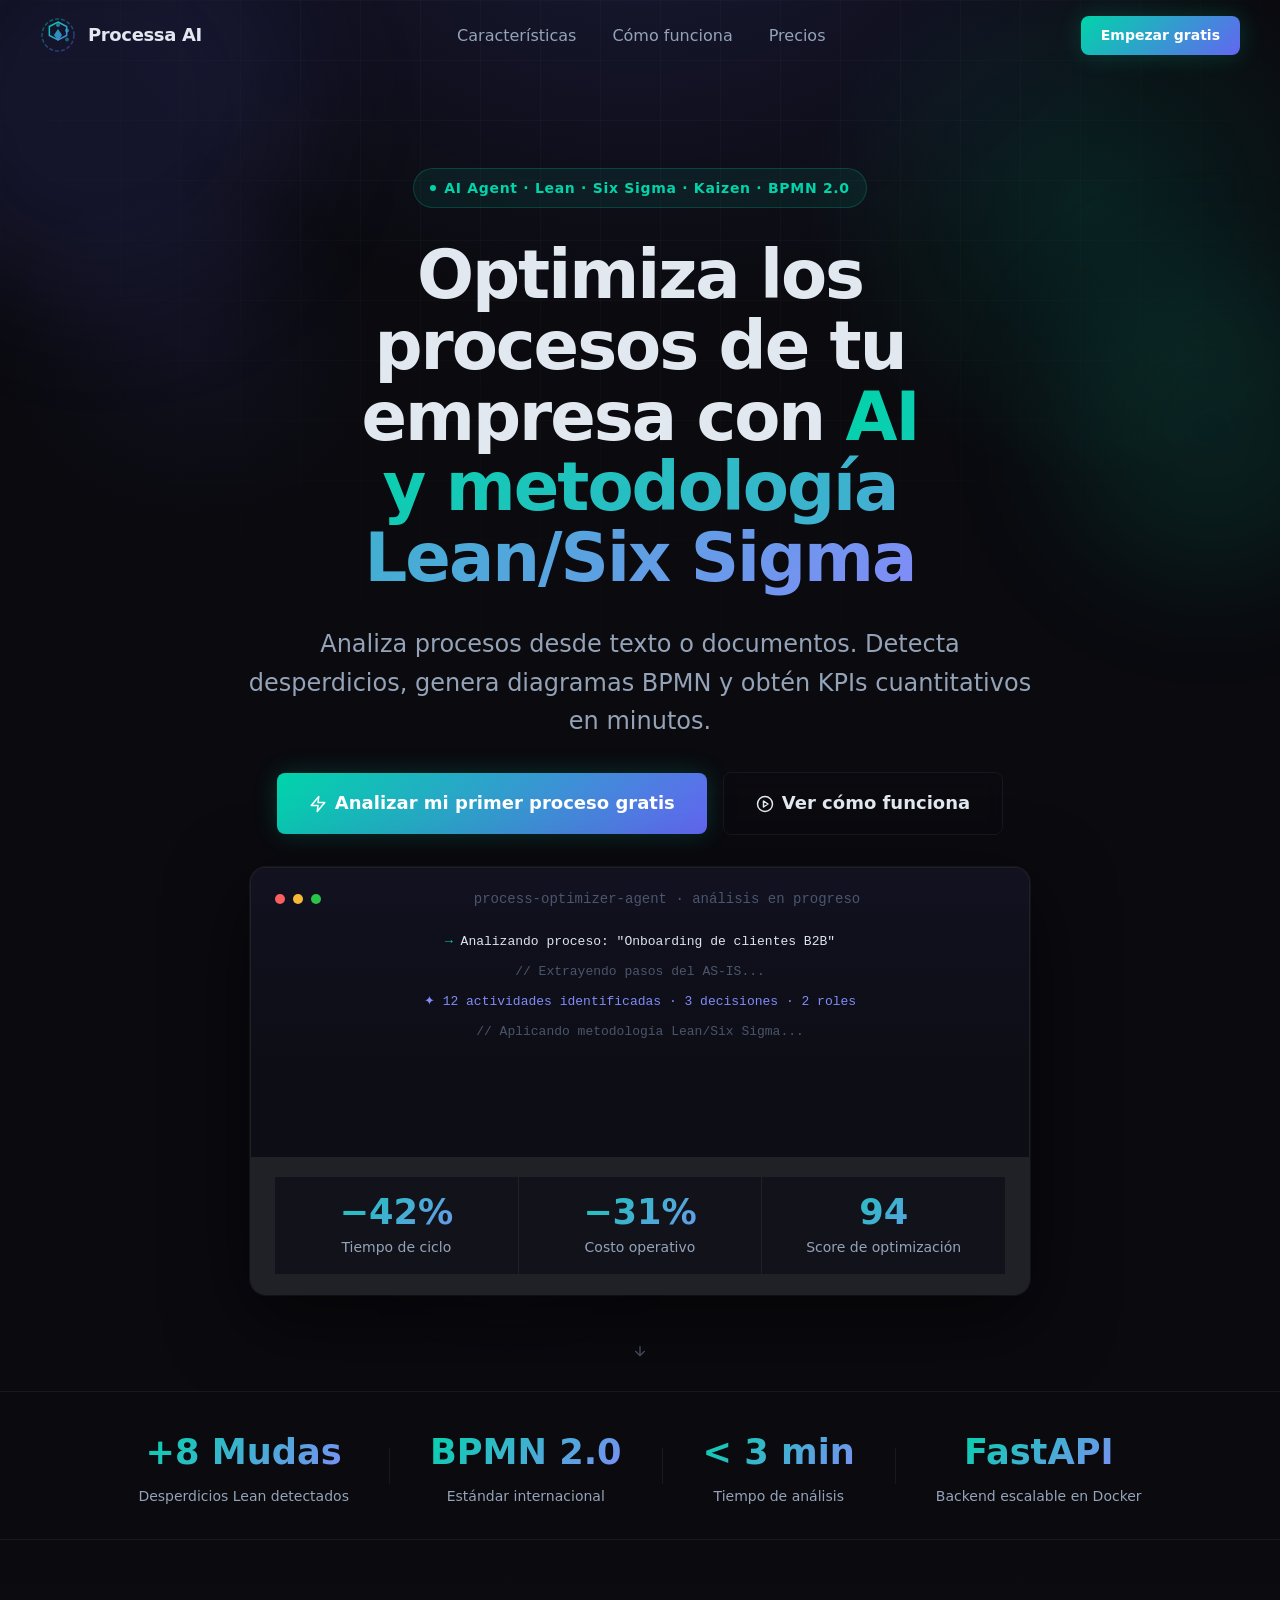
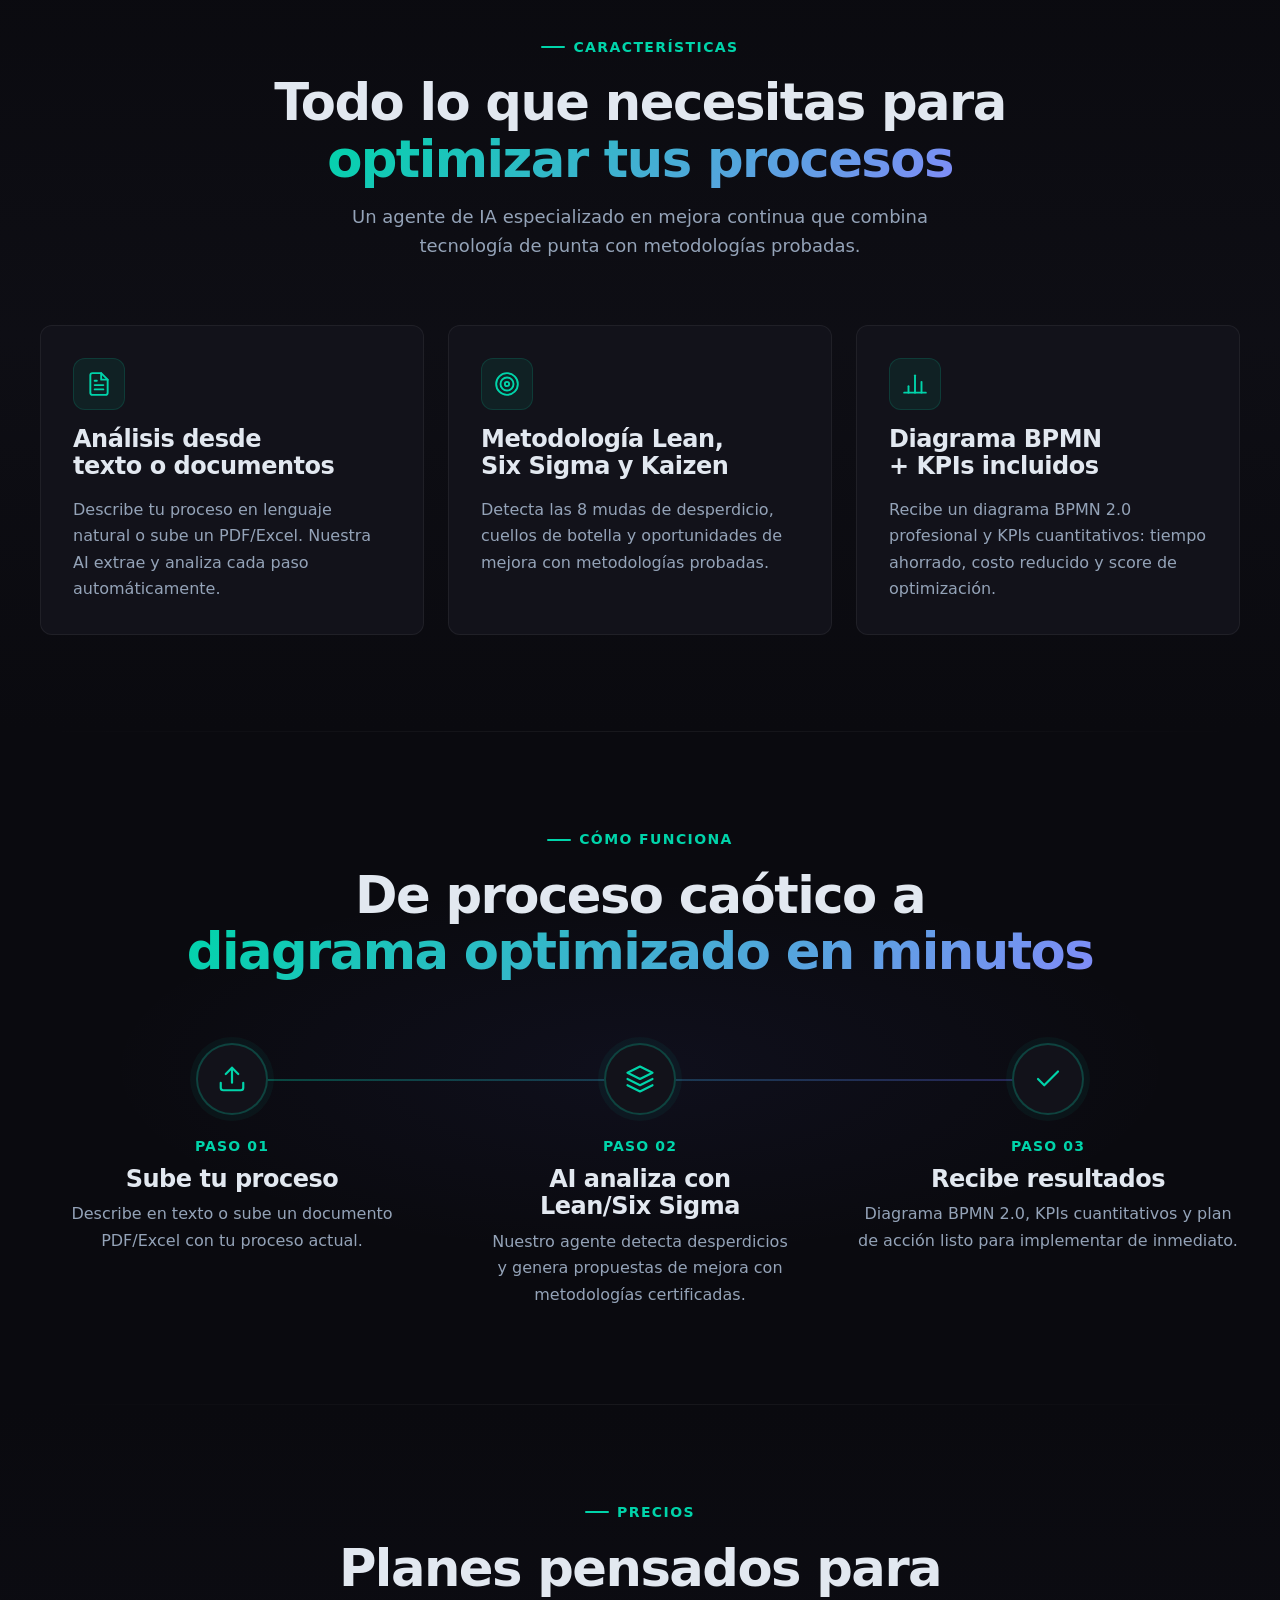
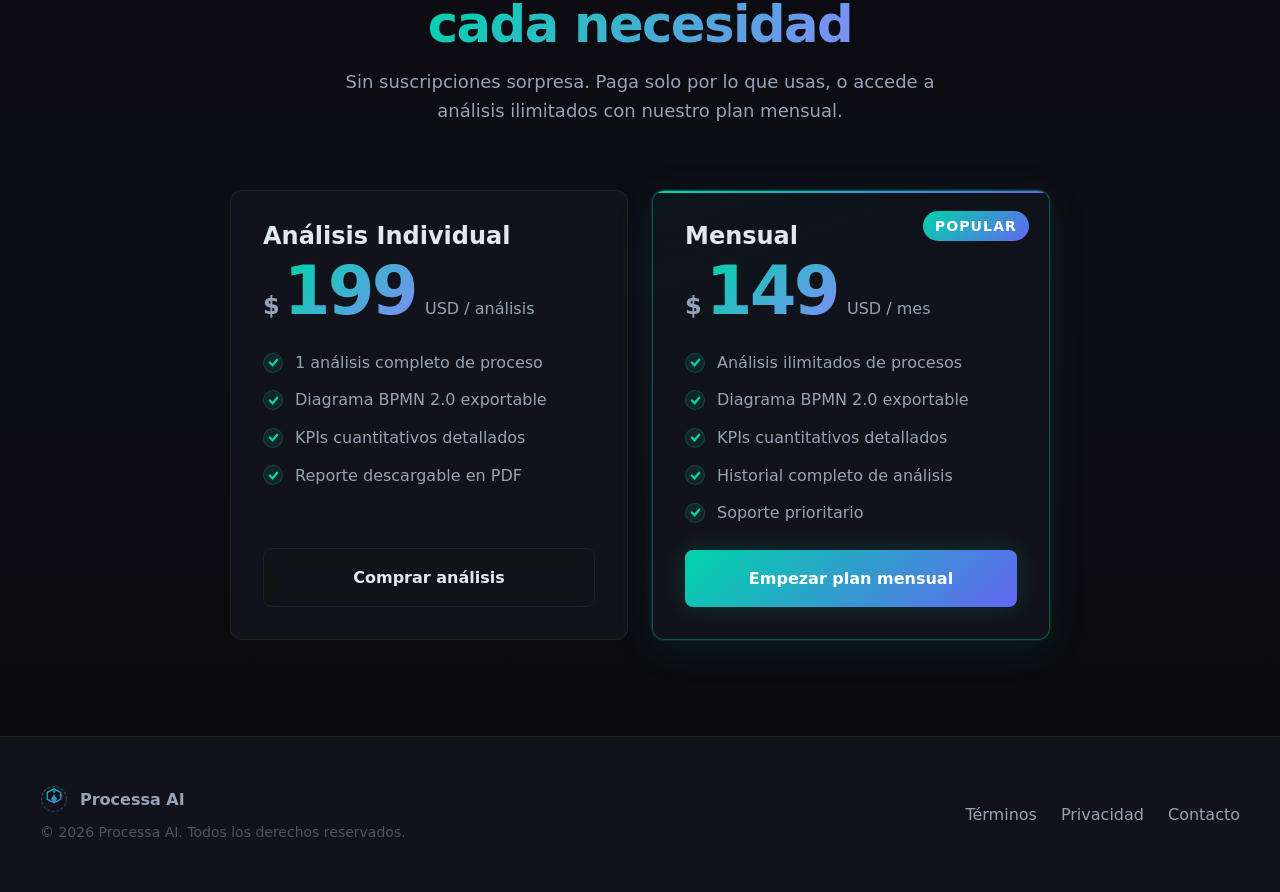
<file: docs/index.html>
<!DOCTYPE html>
<html lang="es" data-theme="dark">
<head>
  <meta charset="UTF-8" />
  <meta name="viewport" content="width=device-width, initial-scale=1.0" />
  <title>Processa AI — Optimiza procesos con AI y Lean/Six Sigma</title>
  <meta name="description" content="Analiza procesos desde texto o documentos. Detecta desperdicios, genera diagramas BPMN 2.0 y obtén KPIs cuantitativos en minutos con metodología Lean/Six Sigma." />
  <meta property="og:title" content="Processa AI — AI + Lean/Six Sigma" />
  <meta property="og:description" content="Analiza procesos desde texto o documentos. Detecta desperdicios, genera diagramas BPMN 2.0 y obtén KPIs cuantitativos en minutos." />
  <meta property="og:type" content="website" />

  <!-- Fonts -->
  <link rel="preconnect" href="https://api.fontshare.com" crossorigin />
  <link href="https://api.fontshare.com/v2/css?f[]=general-sans@400,500,600,700&f[]=cabinet-grotesk@700,800&display=swap" rel="stylesheet" />

  <style>
    /* ============================================================
       DESIGN TOKENS
    ============================================================ */
    :root {
      /* Brand Colors */
      --color-bg: #0a0a0f;
      --color-surface: #12121a;
      --color-surface-2: #16161f;
      --color-border: rgba(255, 255, 255, 0.06);
      --color-border-hover: rgba(0, 212, 170, 0.3);

      /* Text */
      --color-text: #e2e8f0;
      --color-text-muted: #94a3b8;
      --color-text-faint: #4a5568;

      /* Accents */
      --color-primary: #00d4aa;
      --color-primary-hover: #00bfa0;
      --color-primary-glow: rgba(0, 212, 170, 0.15);
      --color-secondary: #6366f1;
      --color-secondary-glow: rgba(99, 102, 241, 0.15);

      /* Gradient */
      --gradient-brand: linear-gradient(135deg, #00d4aa 0%, #6366f1 100%);
      --gradient-brand-text: linear-gradient(135deg, #00d4aa 0%, #818cf8 100%);
      --gradient-hero-bg: radial-gradient(ellipse 80% 60% at 50% 0%, rgba(99, 102, 241, 0.12) 0%, transparent 70%),
                          radial-gradient(ellipse 40% 40% at 80% 20%, rgba(0, 212, 170, 0.08) 0%, transparent 60%);

      /* Type Scale */
      --text-xs: clamp(0.75rem, 0.7rem + 0.25vw, 0.875rem);
      --text-sm: clamp(0.875rem, 0.8rem + 0.35vw, 1rem);
      --text-base: clamp(1rem, 0.95rem + 0.25vw, 1.125rem);
      --text-lg: clamp(1.125rem, 1rem + 0.75vw, 1.5rem);
      --text-xl: clamp(1.5rem, 1.2rem + 1.25vw, 2.25rem);
      --text-2xl: clamp(2rem, 1.2rem + 2.5vw, 3.5rem);
      --text-3xl: clamp(2.5rem, 1rem + 4vw, 5rem);

      /* Spacing */
      --space-1: 0.25rem;
      --space-2: 0.5rem;
      --space-3: 0.75rem;
      --space-4: 1rem;
      --space-5: 1.25rem;
      --space-6: 1.5rem;
      --space-8: 2rem;
      --space-10: 2.5rem;
      --space-12: 3rem;
      --space-16: 4rem;
      --space-20: 5rem;
      --space-24: 6rem;

      /* Border radius */
      --radius-sm: 0.375rem;
      --radius-md: 0.5rem;
      --radius-lg: 0.75rem;
      --radius-xl: 12px;
      --radius-btn: 8px;
      --radius-full: 9999px;

      /* Transitions */
      --transition: 200ms cubic-bezier(0.16, 1, 0.3, 1);
      --transition-slow: 400ms cubic-bezier(0.16, 1, 0.3, 1);

      /* Layout */
      --content-narrow: 640px;
      --content-default: 960px;
      --content-wide: 1200px;

      /* Fonts */
      --font-body: 'General Sans', 'Inter', system-ui, sans-serif;
      --font-display: 'Cabinet Grotesk', 'General Sans', system-ui, sans-serif;
    }

    /* ============================================================
       BASE RESET
    ============================================================ */
    *, *::before, *::after {
      box-sizing: border-box;
      margin: 0;
      padding: 0;
    }

    html {
      -webkit-font-smoothing: antialiased;
      -moz-osx-font-smoothing: grayscale;
      text-rendering: optimizeLegibility;
      text-size-adjust: none;
      scroll-behavior: smooth;
      scroll-padding-top: 80px;
    }

    body {
      min-height: 100dvh;
      font-family: var(--font-body);
      font-size: var(--text-base);
      color: var(--color-text);
      background-color: var(--color-bg);
      line-height: 1.6;
      overflow-x: hidden;
    }

    img, picture, video, canvas, svg { display: block; max-width: 100%; }
    ul[role='list'], ol[role='list'] { list-style: none; }
    input, button, textarea, select { font: inherit; color: inherit; }
    h1, h2, h3, h4 { text-wrap: balance; line-height: 1.15; }
    p, li { text-wrap: pretty; max-width: 72ch; }

    a { color: inherit; text-decoration: none; }
    button { cursor: pointer; background: none; border: none; }

    ::selection {
      background: rgba(0, 212, 170, 0.2);
      color: var(--color-text);
    }

    :focus-visible {
      outline: 2px solid var(--color-primary);
      outline-offset: 3px;
      border-radius: var(--radius-sm);
    }

    @media (prefers-reduced-motion: reduce) {
      *, *::before, *::after {
        animation-duration: 0.01ms !important;
        animation-iteration-count: 1 !important;
        transition-duration: 0.01ms !important;
      }
    }

    /* ============================================================
       ANIMATED BACKGROUND GRID
    ============================================================ */
    .hero-bg {
      position: absolute;
      inset: 0;
      overflow: hidden;
      pointer-events: none;
      z-index: 0;
    }

    .hero-bg::before {
      content: '';
      position: absolute;
      inset: 0;
      background-image:
        linear-gradient(rgba(255,255,255,0.025) 1px, transparent 1px),
        linear-gradient(90deg, rgba(255,255,255,0.025) 1px, transparent 1px);
      background-size: 60px 60px;
      mask-image: radial-gradient(ellipse 80% 70% at 50% 0%, black 30%, transparent 80%);
      -webkit-mask-image: radial-gradient(ellipse 80% 70% at 50% 0%, black 30%, transparent 80%);
    }

    .hero-bg::after {
      content: '';
      position: absolute;
      inset: 0;
      background:
        radial-gradient(ellipse 70% 50% at 50% -10%, rgba(99, 102, 241, 0.18) 0%, transparent 65%),
        radial-gradient(ellipse 40% 35% at 85% 15%, rgba(0, 212, 170, 0.12) 0%, transparent 55%),
        radial-gradient(ellipse 30% 25% at 15% 25%, rgba(99, 102, 241, 0.07) 0%, transparent 50%);
      animation: bgPulse 8s ease-in-out infinite alternate;
    }

    @keyframes bgPulse {
      0% { opacity: 0.7; }
      100% { opacity: 1; }
    }

    /* Floating orbs */
    .orb {
      position: absolute;
      border-radius: 50%;
      filter: blur(60px);
      pointer-events: none;
      animation: orbFloat 12s ease-in-out infinite;
    }
    .orb-1 {
      width: 400px; height: 400px;
      background: rgba(99, 102, 241, 0.12);
      top: -100px; left: -100px;
      animation-delay: 0s;
    }
    .orb-2 {
      width: 300px; height: 300px;
      background: rgba(0, 212, 170, 0.1);
      top: 20%; right: -80px;
      animation-delay: -4s;
    }
    .orb-3 {
      width: 250px; height: 250px;
      background: rgba(99, 102, 241, 0.08);
      bottom: 10%; left: 30%;
      animation-delay: -8s;
    }

    @keyframes orbFloat {
      0%, 100% { transform: translateY(0) scale(1); }
      33% { transform: translateY(-30px) scale(1.05); }
      66% { transform: translateY(20px) scale(0.95); }
    }

    /* ============================================================
       TYPOGRAPHY HELPERS
    ============================================================ */
    .gradient-text {
      background: var(--gradient-brand-text);
      -webkit-background-clip: text;
      -webkit-text-fill-color: transparent;
      background-clip: text;
    }

    .section-label {
      font-size: var(--text-xs);
      font-weight: 600;
      letter-spacing: 0.1em;
      text-transform: uppercase;
      color: var(--color-primary);
      display: inline-flex;
      align-items: center;
      gap: var(--space-2);
    }

    .section-label::before {
      content: '';
      display: block;
      width: 24px;
      height: 2px;
      background: var(--color-primary);
      border-radius: var(--radius-full);
    }

    /* ============================================================
       BUTTONS
    ============================================================ */
    .btn {
      display: inline-flex;
      align-items: center;
      justify-content: center;
      gap: var(--space-2);
      font-size: var(--text-sm);
      font-weight: 600;
      border-radius: var(--radius-btn);
      padding: var(--space-3) var(--space-6);
      transition: all var(--transition);
      white-space: nowrap;
      position: relative;
      overflow: hidden;
    }

    .btn-primary {
      background: var(--gradient-brand);
      color: #fff;
      box-shadow: 0 0 24px rgba(0, 212, 170, 0.2);
    }

    .btn-primary:hover {
      transform: translateY(-2px);
      box-shadow: 0 4px 32px rgba(0, 212, 170, 0.35);
    }

    .btn-primary:active {
      transform: translateY(0);
    }

    .btn-outline {
      background: transparent;
      color: var(--color-text);
      border: 1px solid var(--color-border);
      backdrop-filter: blur(8px);
    }

    .btn-outline:hover {
      border-color: rgba(0, 212, 170, 0.4);
      color: var(--color-primary);
      background: rgba(0, 212, 170, 0.05);
    }

    .btn-ghost {
      color: var(--color-text-muted);
      font-size: var(--text-sm);
      font-weight: 500;
      padding: var(--space-2) var(--space-4);
    }

    .btn-ghost:hover {
      color: var(--color-text);
    }

    .btn-sm {
      padding: var(--space-2) var(--space-5);
      font-size: var(--text-xs);
    }

    /* ============================================================
       NAVIGATION
    ============================================================ */
    .nav {
      position: fixed;
      top: 0;
      left: 0;
      right: 0;
      z-index: 100;
      height: 72px;
      display: flex;
      align-items: center;
      padding: 0 var(--space-6);
      transition: background var(--transition-slow), box-shadow var(--transition-slow), border-color var(--transition-slow);
      border-bottom: 1px solid transparent;
    }

    .nav.scrolled {
      background: rgba(10, 10, 15, 0.85);
      backdrop-filter: blur(16px);
      -webkit-backdrop-filter: blur(16px);
      border-bottom-color: var(--color-border);
      box-shadow: 0 4px 24px rgba(0,0,0,0.3);
    }

    .nav-inner {
      max-width: var(--content-wide);
      width: 100%;
      margin: 0 auto;
      display: flex;
      align-items: center;
      justify-content: space-between;
      gap: var(--space-8);
    }

    .nav-logo {
      display: flex;
      align-items: center;
      gap: var(--space-3);
      flex-shrink: 0;
    }

    .nav-logo-text {
      font-family: var(--font-display);
      font-size: 1.125rem;
      font-weight: 800;
      letter-spacing: -0.02em;
      color: var(--color-text);
    }

    .nav-links {
      display: flex;
      align-items: center;
      gap: var(--space-1);
      list-style: none;
    }

    .nav-links a {
      font-size: var(--text-sm);
      font-weight: 500;
      color: var(--color-text-muted);
      padding: var(--space-2) var(--space-4);
      border-radius: var(--radius-md);
      transition: color var(--transition), background var(--transition);
    }

    .nav-links a:hover {
      color: var(--color-text);
      background: rgba(255,255,255,0.05);
    }

    .nav-right {
      display: flex;
      align-items: center;
      gap: var(--space-3);
    }

    /* Hamburger */
    .nav-hamburger {
      display: none;
      flex-direction: column;
      justify-content: center;
      align-items: center;
      gap: 5px;
      width: 40px;
      height: 40px;
      border-radius: var(--radius-md);
      transition: background var(--transition);
    }

    .nav-hamburger:hover {
      background: rgba(255,255,255,0.05);
    }

    .nav-hamburger span {
      display: block;
      width: 22px;
      height: 2px;
      background: var(--color-text-muted);
      border-radius: var(--radius-full);
      transition: all var(--transition);
    }

    .nav-hamburger.open span:nth-child(1) {
      transform: translateY(7px) rotate(45deg);
    }
    .nav-hamburger.open span:nth-child(2) {
      opacity: 0;
      transform: scaleX(0);
    }
    .nav-hamburger.open span:nth-child(3) {
      transform: translateY(-7px) rotate(-45deg);
    }

    /* Mobile menu */
    .nav-mobile {
      position: fixed;
      top: 72px;
      left: 0;
      right: 0;
      background: rgba(10, 10, 15, 0.97);
      backdrop-filter: blur(20px);
      -webkit-backdrop-filter: blur(20px);
      border-bottom: 1px solid var(--color-border);
      padding: var(--space-6);
      display: flex;
      flex-direction: column;
      gap: var(--space-2);
      z-index: 99;
      transform: translateY(-100%);
      opacity: 0;
      transition: transform var(--transition-slow), opacity var(--transition-slow);
      pointer-events: none;
    }

    .nav-mobile.open {
      transform: translateY(0);
      opacity: 1;
      pointer-events: all;
    }

    .nav-mobile a {
      font-size: var(--text-base);
      font-weight: 500;
      color: var(--color-text-muted);
      padding: var(--space-3) var(--space-4);
      border-radius: var(--radius-md);
      transition: all var(--transition);
    }

    .nav-mobile a:hover {
      color: var(--color-text);
      background: rgba(255,255,255,0.05);
    }

    .nav-mobile .btn {
      width: 100%;
      margin-top: var(--space-2);
    }

    /* ============================================================
       HERO SECTION
    ============================================================ */
    .hero {
      position: relative;
      min-height: 100vh;
      display: flex;
      align-items: center;
      padding: 0 var(--space-6);
      padding-top: 72px;
      overflow: hidden;
    }

    .hero-content {
      position: relative;
      z-index: 1;
      max-width: var(--content-wide);
      width: 100%;
      margin: 0 auto;
      padding: clamp(var(--space-16), 10vw, var(--space-24)) 0;
      display: flex;
      flex-direction: column;
      align-items: center;
      text-align: center;
      gap: var(--space-8);
    }

    .hero-badge {
      display: inline-flex;
      align-items: center;
      gap: var(--space-2);
      background: rgba(0, 212, 170, 0.08);
      border: 1px solid rgba(0, 212, 170, 0.2);
      padding: var(--space-2) var(--space-4);
      border-radius: var(--radius-full);
      font-size: var(--text-xs);
      font-weight: 600;
      color: var(--color-primary);
      letter-spacing: 0.05em;
    }

    .hero-badge-dot {
      width: 6px;
      height: 6px;
      border-radius: 50%;
      background: var(--color-primary);
      animation: pulse 2s ease-in-out infinite;
    }

    @keyframes pulse {
      0%, 100% { opacity: 1; transform: scale(1); }
      50% { opacity: 0.6; transform: scale(0.85); }
    }

    .hero h1 {
      font-family: var(--font-display);
      font-size: var(--text-3xl);
      font-weight: 800;
      letter-spacing: -0.03em;
      line-height: 1.05;
      max-width: 16ch;
    }

    .hero-sub {
      font-size: var(--text-lg);
      color: var(--color-text-muted);
      max-width: 52ch;
      line-height: 1.6;
    }

    .hero-ctas {
      display: flex;
      align-items: center;
      gap: var(--space-4);
      flex-wrap: wrap;
      justify-content: center;
    }

    .hero-ctas .btn {
      padding: var(--space-4) var(--space-8);
      font-size: var(--text-base);
    }

    .hero-ctas .btn-outline {
      display: flex;
      align-items: center;
      gap: var(--space-2);
    }

    .hero-scroll-hint {
      position: absolute;
      bottom: var(--space-8);
      left: 50%;
      transform: translateX(-50%);
      display: flex;
      flex-direction: column;
      align-items: center;
      gap: var(--space-2);
      color: var(--color-text-faint);
      font-size: var(--text-xs);
      animation: scrollBounce 2s ease-in-out infinite;
    }

    @keyframes scrollBounce {
      0%, 100% { transform: translateX(-50%) translateY(0); }
      50% { transform: translateX(-50%) translateY(6px); }
    }

    /* Hero visual: floating card mockup */
    .hero-visual {
      width: 100%;
      max-width: 780px;
      background: var(--color-surface);
      border: 1px solid var(--color-border);
      border-radius: 16px;
      overflow: hidden;
      box-shadow: 0 24px 80px rgba(0,0,0,0.5), 0 0 0 1px var(--color-border);
      position: relative;
    }

    .hero-visual::before {
      content: '';
      position: absolute;
      inset: 0;
      background: linear-gradient(180deg, rgba(99,102,241,0.05) 0%, transparent 50%);
      pointer-events: none;
      z-index: 1;
    }

    .hero-terminal {
      background: #0d0d15;
      padding: var(--space-5) var(--space-6);
    }

    .terminal-bar {
      display: flex;
      align-items: center;
      gap: var(--space-2);
      margin-bottom: var(--space-4);
    }

    .terminal-dot {
      width: 10px; height: 10px; border-radius: 50%;
    }
    .dot-red { background: #ff5f57; }
    .dot-yellow { background: #febc2e; }
    .dot-green { background: #28c840; }

    .terminal-title {
      flex: 1;
      text-align: center;
      font-size: var(--text-xs);
      color: var(--color-text-faint);
      font-family: 'SF Mono', 'Fira Code', monospace;
    }

    .terminal-line {
      font-family: 'SF Mono', 'Fira Code', 'Consolas', monospace;
      font-size: 0.8125rem;
      line-height: 1.7;
      color: #a8b1c2;
      padding: var(--space-1) 0;
    }

    .terminal-line .prompt { color: #00d4aa; }
    .terminal-line .cmd { color: #e2e8f0; }
    .terminal-line .comment { color: #4a5568; }
    .terminal-line .output { color: #818cf8; }
    .terminal-line .success { color: #00d4aa; }
    .terminal-line .warning { color: #fbbf24; }

    .hero-metrics {
      display: grid;
      grid-template-columns: repeat(3, 1fr);
      padding: var(--space-5) var(--space-6);
      gap: 1px;
      background: var(--color-border);
    }

    .metric-card {
      background: var(--color-surface);
      padding: var(--space-4) var(--space-5);
      text-align: center;
    }

    .metric-value {
      font-family: var(--font-display);
      font-size: var(--text-xl);
      font-weight: 800;
      background: var(--gradient-brand-text);
      -webkit-background-clip: text;
      -webkit-text-fill-color: transparent;
      background-clip: text;
      line-height: 1.1;
    }

    .metric-label {
      font-size: var(--text-xs);
      color: var(--color-text-muted);
      margin-top: var(--space-1);
    }

    /* ============================================================
       SECTIONS COMMON
    ============================================================ */
    .section {
      padding: clamp(var(--space-16), 8vw, var(--space-24)) var(--space-6);
    }

    .section-inner {
      max-width: var(--content-wide);
      margin: 0 auto;
    }

    .section-header {
      text-align: center;
      margin-bottom: clamp(var(--space-10), 5vw, var(--space-16));
      display: flex;
      flex-direction: column;
      align-items: center;
      gap: var(--space-4);
    }

    .section-title {
      font-family: var(--font-display);
      font-size: var(--text-2xl);
      font-weight: 800;
      letter-spacing: -0.03em;
      line-height: 1.1;
    }

    .section-desc {
      font-size: var(--text-base);
      color: var(--color-text-muted);
      max-width: 52ch;
      text-align: center;
    }

    /* ============================================================
       FEATURES SECTION
    ============================================================ */
    .features {
      background: linear-gradient(180deg, var(--color-bg) 0%, rgba(18,18,26,0.5) 50%, var(--color-bg) 100%);
    }

    .features-grid {
      display: grid;
      grid-template-columns: repeat(3, 1fr);
      gap: var(--space-6);
    }

    .feature-card {
      background: var(--color-surface);
      border: 1px solid var(--color-border);
      border-radius: var(--radius-xl);
      padding: var(--space-8);
      display: flex;
      flex-direction: column;
      gap: var(--space-4);
      position: relative;
      overflow: hidden;
      transition: border-color var(--transition), box-shadow var(--transition), transform var(--transition);
    }

    .feature-card::before {
      content: '';
      position: absolute;
      inset: 0;
      background: radial-gradient(circle at top left, rgba(0, 212, 170, 0.04) 0%, transparent 60%);
      opacity: 0;
      transition: opacity var(--transition);
    }

    .feature-card:hover {
      border-color: var(--color-border-hover);
      box-shadow: 0 8px 32px rgba(0, 212, 170, 0.08), 0 0 0 1px rgba(0, 212, 170, 0.1);
      transform: translateY(-4px);
    }

    .feature-card:hover::before { opacity: 1; }

    .feature-icon {
      width: 52px;
      height: 52px;
      border-radius: var(--radius-lg);
      background: rgba(0, 212, 170, 0.08);
      border: 1px solid rgba(0, 212, 170, 0.15);
      display: flex;
      align-items: center;
      justify-content: center;
      flex-shrink: 0;
      color: var(--color-primary);
    }

    .feature-title {
      font-family: var(--font-display);
      font-size: var(--text-lg);
      font-weight: 700;
      color: var(--color-text);
      letter-spacing: -0.02em;
    }

    .feature-desc {
      font-size: var(--text-sm);
      color: var(--color-text-muted);
      line-height: 1.65;
    }

    /* ============================================================
       HOW IT WORKS
    ============================================================ */
    .how-it-works {
      position: relative;
    }

    .how-it-works::before {
      content: '';
      position: absolute;
      inset: 0;
      background: radial-gradient(ellipse 60% 40% at 50% 50%, rgba(99, 102, 241, 0.06) 0%, transparent 70%);
      pointer-events: none;
    }

    .steps-grid {
      display: grid;
      grid-template-columns: repeat(3, 1fr);
      gap: var(--space-6);
      position: relative;
    }

    .steps-grid::before {
      content: '';
      position: absolute;
      top: 36px;
      left: calc(16.66% + 26px);
      right: calc(16.66% + 26px);
      height: 2px;
      background: linear-gradient(90deg, rgba(0,212,170,0.3), rgba(99,102,241,0.3));
      z-index: 0;
    }

    .step-card {
      display: flex;
      flex-direction: column;
      align-items: center;
      text-align: center;
      gap: var(--space-5);
      position: relative;
      z-index: 1;
    }

    .step-number-wrap {
      position: relative;
    }

    .step-number {
      width: 72px;
      height: 72px;
      border-radius: 50%;
      background: var(--color-surface);
      border: 2px solid rgba(0, 212, 170, 0.3);
      display: flex;
      align-items: center;
      justify-content: center;
      font-family: var(--font-display);
      font-size: var(--text-xl);
      font-weight: 800;
      background: var(--gradient-brand);
      -webkit-background-clip: text;
      -webkit-text-fill-color: transparent;
      background-clip: text;
      box-shadow: 0 0 0 4px rgba(0, 212, 170, 0.08), 0 0 24px rgba(0, 212, 170, 0.12);
      position: relative;
    }

    .step-number::before {
      content: '';
      position: absolute;
      inset: -2px;
      border-radius: 50%;
      background: var(--gradient-brand);
      z-index: -1;
      opacity: 0.4;
    }

    .step-number-inner {
      width: 72px;
      height: 72px;
      border-radius: 50%;
      background: var(--color-surface);
      border: 2px solid transparent;
      display: flex;
      align-items: center;
      justify-content: center;
      font-family: var(--font-display);
      font-size: var(--text-xl);
      font-weight: 800;
      position: relative;
      z-index: 1;
    }

    .step-number-gradient {
      position: absolute;
      inset: 0;
      border-radius: 50%;
      padding: 2px;
      background: var(--gradient-brand);
      -webkit-mask: linear-gradient(#fff 0 0) content-box, linear-gradient(#fff 0 0);
      -webkit-mask-composite: destination-out;
      mask-composite: exclude;
    }

    .step-icon-wrap {
      width: 72px;
      height: 72px;
      border-radius: 50%;
      background: var(--color-surface);
      border: 2px solid rgba(0, 212, 170, 0.25);
      display: flex;
      align-items: center;
      justify-content: center;
      color: var(--color-primary);
      box-shadow: 0 0 0 6px rgba(0, 212, 170, 0.05);
      transition: box-shadow var(--transition), border-color var(--transition);
    }

    .step-card:hover .step-icon-wrap {
      box-shadow: 0 0 0 8px rgba(0, 212, 170, 0.08), 0 0 24px rgba(0,212,170,0.15);
      border-color: rgba(0, 212, 170, 0.5);
    }

    .step-content {
      display: flex;
      flex-direction: column;
      gap: var(--space-2);
    }

    .step-num-label {
      font-size: var(--text-xs);
      font-weight: 600;
      color: var(--color-primary);
      text-transform: uppercase;
      letter-spacing: 0.08em;
    }

    .step-title {
      font-family: var(--font-display);
      font-size: var(--text-lg);
      font-weight: 700;
      color: var(--color-text);
      letter-spacing: -0.02em;
    }

    .step-desc {
      font-size: var(--text-sm);
      color: var(--color-text-muted);
      line-height: 1.65;
    }

    /* ============================================================
       PRICING
    ============================================================ */
    .pricing {
      background: linear-gradient(180deg, var(--color-bg) 0%, rgba(14,14,22,0.8) 50%, var(--color-bg) 100%);
    }

    .pricing-grid {
      display: grid;
      grid-template-columns: repeat(2, 1fr);
      gap: var(--space-6);
      max-width: 820px;
      margin: 0 auto;
    }

    .pricing-card {
      background: var(--color-surface);
      border: 1px solid var(--color-border);
      border-radius: var(--radius-xl);
      padding: var(--space-8);
      display: flex;
      flex-direction: column;
      gap: var(--space-6);
      position: relative;
      overflow: hidden;
      transition: border-color var(--transition), box-shadow var(--transition), transform var(--transition);
    }

    .pricing-card:hover {
      transform: translateY(-4px);
      border-color: rgba(0, 212, 170, 0.2);
      box-shadow: 0 8px 40px rgba(0, 212, 170, 0.08);
    }

    .pricing-card.popular {
      border-color: rgba(0, 212, 170, 0.35);
      box-shadow: 0 0 0 1px rgba(0, 212, 170, 0.1), 0 8px 40px rgba(0, 212, 170, 0.1);
      background: linear-gradient(160deg, rgba(0, 212, 170, 0.05) 0%, var(--color-surface) 40%);
    }

    .pricing-card.popular::before {
      content: '';
      position: absolute;
      top: 0; left: 0; right: 0;
      height: 2px;
      background: var(--gradient-brand);
    }

    .popular-badge {
      position: absolute;
      top: var(--space-5);
      right: var(--space-5);
      background: var(--gradient-brand);
      color: #fff;
      font-size: var(--text-xs);
      font-weight: 700;
      letter-spacing: 0.08em;
      text-transform: uppercase;
      padding: var(--space-1) var(--space-3);
      border-radius: var(--radius-full);
    }

    .pricing-header {
      display: flex;
      flex-direction: column;
      gap: var(--space-2);
    }

    .pricing-name {
      font-family: var(--font-display);
      font-size: var(--text-lg);
      font-weight: 700;
      color: var(--color-text);
    }

    .pricing-price {
      display: flex;
      align-items: baseline;
      gap: var(--space-1);
    }

    .price-amount {
      font-family: var(--font-display);
      font-size: var(--text-3xl);
      font-weight: 800;
      letter-spacing: -0.04em;
      line-height: 1;
      background: var(--gradient-brand-text);
      -webkit-background-clip: text;
      -webkit-text-fill-color: transparent;
      background-clip: text;
    }

    .price-currency {
      font-size: var(--text-lg);
      font-weight: 600;
      color: var(--color-text-muted);
    }

    .price-period {
      font-size: var(--text-sm);
      color: var(--color-text-muted);
    }

    .pricing-features {
      list-style: none;
      display: flex;
      flex-direction: column;
      gap: var(--space-3);
      flex: 1;
    }

    .pricing-features li {
      display: flex;
      align-items: center;
      gap: var(--space-3);
      font-size: var(--text-sm);
      color: var(--color-text-muted);
      max-width: none;
    }

    .pricing-features .check-icon {
      flex-shrink: 0;
      width: 20px;
      height: 20px;
      border-radius: 50%;
      background: rgba(0, 212, 170, 0.1);
      border: 1px solid rgba(0, 212, 170, 0.2);
      display: flex;
      align-items: center;
      justify-content: center;
      color: var(--color-primary);
    }

    .pricing-cta {
      width: 100%;
      justify-content: center;
      padding: var(--space-4);
    }

    /* ============================================================
       FOOTER
    ============================================================ */
    .footer {
      background: var(--color-surface);
      border-top: 1px solid var(--color-border);
      padding: var(--space-12) var(--space-6);
    }

    .footer-inner {
      max-width: var(--content-wide);
      margin: 0 auto;
      display: flex;
      align-items: center;
      justify-content: space-between;
      flex-wrap: wrap;
      gap: var(--space-6);
    }

    .footer-brand {
      display: flex;
      flex-direction: column;
      gap: var(--space-2);
    }

    .footer-logo {
      display: flex;
      align-items: center;
      gap: var(--space-3);
    }

    .footer-logo-text {
      font-family: var(--font-display);
      font-size: 1rem;
      font-weight: 800;
      color: var(--color-text-muted);
    }

    .footer-copy {
      font-size: var(--text-xs);
      color: var(--color-text-faint);
    }

    .footer-links {
      display: flex;
      align-items: center;
      gap: var(--space-6);
    }

    .footer-links a {
      font-size: var(--text-sm);
      color: var(--color-text-muted);
      transition: color var(--transition);
    }

    .footer-links a:hover {
      color: var(--color-text);
    }

    /* ============================================================
       SCROLL ANIMATIONS
    ============================================================ */
    .fade-up {
      opacity: 0;
      transform: translateY(32px);
      transition: opacity 0.7s cubic-bezier(0.16, 1, 0.3, 1), transform 0.7s cubic-bezier(0.16, 1, 0.3, 1);
    }

    .fade-up.visible {
      opacity: 1;
      transform: translateY(0);
    }

    .fade-up-delay-1 { transition-delay: 0.1s; }
    .fade-up-delay-2 { transition-delay: 0.2s; }
    .fade-up-delay-3 { transition-delay: 0.3s; }
    .fade-up-delay-4 { transition-delay: 0.4s; }
    .fade-up-delay-5 { transition-delay: 0.5s; }

    /* ============================================================
       DIVIDER ORNAMENT
    ============================================================ */
    .divider {
      height: 1px;
      background: linear-gradient(90deg, transparent, var(--color-border), transparent);
      max-width: var(--content-wide);
      margin: 0 auto;
    }

    /* ============================================================
       TRUST BAR
    ============================================================ */
    .trust-bar {
      padding: var(--space-8) var(--space-6);
      border-top: 1px solid var(--color-border);
      border-bottom: 1px solid var(--color-border);
    }

    .trust-bar-inner {
      max-width: var(--content-wide);
      margin: 0 auto;
      display: flex;
      align-items: center;
      justify-content: center;
      gap: var(--space-10);
      flex-wrap: wrap;
    }

    .trust-item {
      display: flex;
      flex-direction: column;
      align-items: center;
      gap: var(--space-1);
    }

    .trust-value {
      font-family: var(--font-display);
      font-size: var(--text-xl);
      font-weight: 800;
      background: var(--gradient-brand-text);
      -webkit-background-clip: text;
      -webkit-text-fill-color: transparent;
      background-clip: text;
    }

    .trust-label {
      font-size: var(--text-xs);
      color: var(--color-text-muted);
      text-align: center;
    }

    .trust-sep {
      width: 1px;
      height: 36px;
      background: var(--color-border);
    }

    /* ============================================================
       RESPONSIVE
    ============================================================ */
    @media (max-width: 768px) {
      .nav-links, .nav-right .btn { display: none; }
      .nav-hamburger { display: flex; }

      .hero h1 { font-size: clamp(2rem, 8vw, 3rem); }
      .hero-sub { font-size: var(--text-base); }

      .hero-metrics { grid-template-columns: repeat(3, 1fr); }

      .features-grid {
        grid-template-columns: 1fr;
        gap: var(--space-4);
      }

      .steps-grid {
        grid-template-columns: 1fr;
        gap: var(--space-8);
      }

      .steps-grid::before { display: none; }

      .pricing-grid {
        grid-template-columns: 1fr;
      }

      .footer-inner {
        flex-direction: column;
        align-items: flex-start;
      }

      .hero-ctas { flex-direction: column; width: 100%; }
      .hero-ctas .btn { width: 100%; }

      .trust-sep { display: none; }
      .trust-bar-inner { gap: var(--space-6); }
    }

    @media (max-width: 480px) {
      .hero-metrics { grid-template-columns: 1fr; }
      .metric-card { padding: var(--space-3); }
    }
  </style>
</head>
<body>

  <!-- ============================================================
       NAVIGATION
  ============================================================ -->
  <nav class="nav" id="navbar" role="navigation" aria-label="Navegación principal">
    <div class="nav-inner">
      <!-- Logo -->
      <a href="#" class="nav-logo" aria-label="Processa AI - Inicio">
        <svg width="36" height="36" viewBox="0 0 36 36" fill="none" aria-hidden="true">
          <!-- Outer ring -->
          <circle cx="18" cy="18" r="16" stroke="url(#logoGrad)" stroke-width="1.5" stroke-dasharray="4 2" opacity="0.4"/>
          <!-- Hexagonal process nodes -->
          <path d="M18 5 L26.66 9.5 L26.66 18.5 L18 23 L9.34 18.5 L9.34 9.5 Z" stroke="url(#logoGrad)" stroke-width="1.5" fill="none"/>
          <!-- Center diamond -->
          <path d="M18 12 L22 18 L18 24 L14 18 Z" fill="url(#logoGrad)" opacity="0.9"/>
          <!-- Connecting arrows -->
          <circle cx="18" cy="8" r="2" fill="url(#logoGrad)" opacity="0.7"/>
          <circle cx="27" cy="13.5" r="2" fill="url(#logoGrad2)" opacity="0.7"/>
          <circle cx="27" cy="22.5" r="2" fill="url(#logoGrad2)" opacity="0.5"/>
          <defs>
            <linearGradient id="logoGrad" x1="5" y1="5" x2="31" y2="31" gradientUnits="userSpaceOnUse">
              <stop stop-color="#00d4aa"/>
              <stop offset="1" stop-color="#6366f1"/>
            </linearGradient>
            <linearGradient id="logoGrad2" x1="5" y1="5" x2="31" y2="31" gradientUnits="userSpaceOnUse">
              <stop stop-color="#6366f1"/>
              <stop offset="1" stop-color="#00d4aa"/>
            </linearGradient>
          </defs>
        </svg>
        <span class="nav-logo-text">Processa AI</span>
      </a>

      <!-- Desktop links -->
      <ul class="nav-links" role="list">
        <li><a href="#caracteristicas">Características</a></li>
        <li><a href="#como-funciona">Cómo funciona</a></li>
        <li><a href="#precios">Precios</a></li>
      </ul>

      <!-- Desktop CTA + hamburger -->
      <div class="nav-right">
        <a href="app.html" class="btn btn-primary btn-sm">Empezar gratis</a>
        <button class="nav-hamburger" id="hamburger" aria-label="Abrir menú" aria-expanded="false">
          <span></span><span></span><span></span>
        </button>
      </div>
    </div>
  </nav>

  <!-- Mobile menu -->
  <div class="nav-mobile" id="mobileMenu" role="dialog" aria-label="Menú móvil">
    <a href="#caracteristicas" class="mobile-link">Características</a>
    <a href="#como-funciona" class="mobile-link">Cómo funciona</a>
    <a href="#precios" class="mobile-link">Precios</a>
    <a href="app.html" class="btn btn-primary">Empezar gratis</a>
  </div>

  <!-- ============================================================
       HERO
  ============================================================ -->
  <section class="hero" aria-labelledby="hero-headline">
    <div class="hero-bg" aria-hidden="true">
      <div class="orb orb-1"></div>
      <div class="orb orb-2"></div>
      <div class="orb orb-3"></div>
    </div>

    <div class="hero-content">
      <!-- Badge -->
      <div class="hero-badge fade-up">
        <span class="hero-badge-dot" aria-hidden="true"></span>
        AI Agent · Lean · Six Sigma · Kaizen · BPMN 2.0
      </div>

      <!-- Headline -->
      <h1 id="hero-headline" class="fade-up fade-up-delay-1">
        Optimiza los procesos de tu empresa con
        <span class="gradient-text"> AI y metodología Lean/Six Sigma</span>
      </h1>

      <!-- Sub -->
      <p class="hero-sub fade-up fade-up-delay-2">
        Analiza procesos desde texto o documentos. Detecta desperdicios, genera diagramas BPMN y obtén KPIs cuantitativos en minutos.
      </p>

      <!-- CTAs -->
      <div class="hero-ctas fade-up fade-up-delay-3">
        <a href="app.html" class="btn btn-primary">
          <svg width="18" height="18" viewBox="0 0 24 24" fill="none" stroke="currentColor" stroke-width="2" stroke-linecap="round" stroke-linejoin="round" aria-hidden="true">
            <path d="M13 2L3 14h9l-1 8 10-12h-9l1-8z"/>
          </svg>
          Analizar mi primer proceso gratis
        </a>
        <a href="#como-funciona" class="btn btn-outline">
          <svg width="18" height="18" viewBox="0 0 24 24" fill="none" stroke="currentColor" stroke-width="2" stroke-linecap="round" stroke-linejoin="round" aria-hidden="true">
            <circle cx="12" cy="12" r="10"/><polygon points="10 8 16 12 10 16 10 8"/>
          </svg>
          Ver cómo funciona
        </a>
      </div>

      <!-- Terminal mockup -->
      <div class="hero-visual fade-up fade-up-delay-4" role="img" aria-label="Interfaz del agente procesando un flujo de trabajo">
        <div class="hero-terminal">
          <div class="terminal-bar">
            <div class="terminal-dot dot-red"></div>
            <div class="terminal-dot dot-yellow"></div>
            <div class="terminal-dot dot-green"></div>
            <span class="terminal-title">process-optimizer-agent · análisis en progreso</span>
          </div>
          <div class="terminal-line"><span class="prompt">→</span> <span class="cmd">Analizando proceso: "Onboarding de clientes B2B"</span></div>
          <div class="terminal-line"><span class="comment">// Extrayendo pasos del AS-IS...</span></div>
          <div class="terminal-line"><span class="output">✦ 12 actividades identificadas · 3 decisiones · 2 roles</span></div>
          <div class="terminal-line"><span class="comment">// Aplicando metodología Lean/Six Sigma...</span></div>
          <div class="terminal-line"><span class="warning">⚠ Muda detectada: espera (×3), retrabajo (×2), movimiento innecesario (×1)</span></div>
          <div class="terminal-line"><span class="comment">// Generando propuesta TO-BE optimizada...</span></div>
          <div class="terminal-line"><span class="success">✓ BPMN 2.0 generado · KPIs calculados · Reporte listo</span></div>
        </div>
        <div class="hero-metrics" role="list" aria-label="KPIs de optimización">
          <div class="metric-card" role="listitem">
            <div class="metric-value">−42%</div>
            <div class="metric-label">Tiempo de ciclo</div>
          </div>
          <div class="metric-card" role="listitem">
            <div class="metric-value">−31%</div>
            <div class="metric-label">Costo operativo</div>
          </div>
          <div class="metric-card" role="listitem">
            <div class="metric-value">94</div>
            <div class="metric-label">Score de optimización</div>
          </div>
        </div>
      </div>
    </div>

    <!-- Scroll hint -->
    <div class="hero-scroll-hint" aria-hidden="true">
      <svg width="16" height="16" viewBox="0 0 24 24" fill="none" stroke="currentColor" stroke-width="2">
        <path d="M12 5v14M5 12l7 7 7-7"/>
      </svg>
    </div>
  </section>

  <!-- ============================================================
       TRUST BAR
  ============================================================ -->
  <div class="trust-bar" aria-label="Estadísticas del producto">
    <div class="trust-bar-inner">
      <div class="trust-item fade-up">
        <span class="trust-value">+8 Mudas</span>
        <span class="trust-label">Desperdicios Lean detectados</span>
      </div>
      <div class="trust-sep" aria-hidden="true"></div>
      <div class="trust-item fade-up fade-up-delay-1">
        <span class="trust-value">BPMN 2.0</span>
        <span class="trust-label">Estándar internacional</span>
      </div>
      <div class="trust-sep" aria-hidden="true"></div>
      <div class="trust-item fade-up fade-up-delay-2">
        <span class="trust-value">&lt; 3 min</span>
        <span class="trust-label">Tiempo de análisis</span>
      </div>
      <div class="trust-sep" aria-hidden="true"></div>
      <div class="trust-item fade-up fade-up-delay-3">
        <span class="trust-value">FastAPI</span>
        <span class="trust-label">Backend escalable en Docker</span>
      </div>
    </div>
  </div>

  <!-- ============================================================
       FEATURES
  ============================================================ -->
  <section class="section features" id="caracteristicas" aria-labelledby="features-title">
    <div class="section-inner">
      <header class="section-header">
        <span class="section-label fade-up">Características</span>
        <h2 class="section-title fade-up fade-up-delay-1" id="features-title">
          Todo lo que necesitas para<br>
          <span class="gradient-text">optimizar tus procesos</span>
        </h2>
        <p class="section-desc fade-up fade-up-delay-2">
          Un agente de IA especializado en mejora continua que combina tecnología de punta con metodologías probadas.
        </p>
      </header>

      <div class="features-grid" role="list">
        <!-- Card 1 -->
        <article class="feature-card fade-up fade-up-delay-1" role="listitem">
          <div class="feature-icon" aria-hidden="true">
            <svg width="26" height="26" viewBox="0 0 24 24" fill="none" stroke="currentColor" stroke-width="1.75" stroke-linecap="round" stroke-linejoin="round">
              <path d="M14 2H6a2 2 0 0 0-2 2v16a2 2 0 0 0 2 2h12a2 2 0 0 0 2-2V8z"/>
              <polyline points="14 2 14 8 20 8"/>
              <line x1="16" y1="13" x2="8" y2="13"/>
              <line x1="16" y1="17" x2="8" y2="17"/>
              <polyline points="10 9 9 9 8 9"/>
            </svg>
          </div>
          <h3 class="feature-title">Análisis desde texto o documentos</h3>
          <p class="feature-desc">
            Describe tu proceso en lenguaje natural o sube un PDF/Excel. Nuestra AI extrae y analiza cada paso automáticamente.
          </p>
        </article>

        <!-- Card 2 -->
        <article class="feature-card fade-up fade-up-delay-2" role="listitem">
          <div class="feature-icon" aria-hidden="true">
            <svg width="26" height="26" viewBox="0 0 24 24" fill="none" stroke="currentColor" stroke-width="1.75" stroke-linecap="round" stroke-linejoin="round">
              <circle cx="12" cy="12" r="10"/>
              <circle cx="12" cy="12" r="6"/>
              <circle cx="12" cy="12" r="2"/>
            </svg>
          </div>
          <h3 class="feature-title">Metodología Lean, Six Sigma y Kaizen</h3>
          <p class="feature-desc">
            Detecta las 8 mudas de desperdicio, cuellos de botella y oportunidades de mejora con metodologías probadas.
          </p>
        </article>

        <!-- Card 3 -->
        <article class="feature-card fade-up fade-up-delay-3" role="listitem">
          <div class="feature-icon" aria-hidden="true">
            <svg width="26" height="26" viewBox="0 0 24 24" fill="none" stroke="currentColor" stroke-width="1.75" stroke-linecap="round" stroke-linejoin="round">
              <line x1="18" y1="20" x2="18" y2="10"/>
              <line x1="12" y1="20" x2="12" y2="4"/>
              <line x1="6" y1="20" x2="6" y2="14"/>
              <path d="M2 20h20"/>
            </svg>
          </div>
          <h3 class="feature-title">Diagrama BPMN + KPIs incluidos</h3>
          <p class="feature-desc">
            Recibe un diagrama BPMN 2.0 profesional y KPIs cuantitativos: tiempo ahorrado, costo reducido y score de optimización.
          </p>
        </article>
      </div>
    </div>
  </section>

  <div class="divider" role="separator" aria-hidden="true"></div>

  <!-- ============================================================
       HOW IT WORKS
  ============================================================ -->
  <section class="section how-it-works" id="como-funciona" aria-labelledby="how-title">
    <div class="section-inner">
      <header class="section-header">
        <span class="section-label fade-up">Cómo funciona</span>
        <h2 class="section-title fade-up fade-up-delay-1" id="how-title">
          De proceso caótico a<br>
          <span class="gradient-text">diagrama optimizado en minutos</span>
        </h2>
      </header>

      <div class="steps-grid" role="list">
        <!-- Step 1 -->
        <div class="step-card fade-up fade-up-delay-1" role="listitem">
          <div class="step-icon-wrap" aria-hidden="true">
            <svg width="30" height="30" viewBox="0 0 24 24" fill="none" stroke="currentColor" stroke-width="1.75" stroke-linecap="round" stroke-linejoin="round">
              <path d="M21 15v4a2 2 0 0 1-2 2H5a2 2 0 0 1-2-2v-4"/>
              <polyline points="17 8 12 3 7 8"/>
              <line x1="12" y1="3" x2="12" y2="15"/>
            </svg>
          </div>
          <div class="step-content">
            <span class="step-num-label">Paso 01</span>
            <h3 class="step-title">Sube tu proceso</h3>
            <p class="step-desc">Describe en texto o sube un documento PDF/Excel con tu proceso actual.</p>
          </div>
        </div>

        <!-- Step 2 -->
        <div class="step-card fade-up fade-up-delay-2" role="listitem">
          <div class="step-icon-wrap" aria-hidden="true">
            <svg width="30" height="30" viewBox="0 0 24 24" fill="none" stroke="currentColor" stroke-width="1.75" stroke-linecap="round" stroke-linejoin="round">
              <path d="M12 2L2 7l10 5 10-5-10-5z"/>
              <path d="M2 17l10 5 10-5"/>
              <path d="M2 12l10 5 10-5"/>
            </svg>
          </div>
          <div class="step-content">
            <span class="step-num-label">Paso 02</span>
            <h3 class="step-title">AI analiza con Lean/Six Sigma</h3>
            <p class="step-desc">Nuestro agente detecta desperdicios y genera propuestas de mejora con metodologías certificadas.</p>
          </div>
        </div>

        <!-- Step 3 -->
        <div class="step-card fade-up fade-up-delay-3" role="listitem">
          <div class="step-icon-wrap" aria-hidden="true">
            <svg width="30" height="30" viewBox="0 0 24 24" fill="none" stroke="currentColor" stroke-width="1.75" stroke-linecap="round" stroke-linejoin="round">
              <polyline points="20 6 9 17 4 12"/>
            </svg>
          </div>
          <div class="step-content">
            <span class="step-num-label">Paso 03</span>
            <h3 class="step-title">Recibe resultados</h3>
            <p class="step-desc">Diagrama BPMN 2.0, KPIs cuantitativos y plan de acción listo para implementar de inmediato.</p>
          </div>
        </div>
      </div>
    </div>
  </section>

  <div class="divider" role="separator" aria-hidden="true"></div>

  <!-- ============================================================
       PRICING
  ============================================================ -->
  <section class="section pricing" id="precios" aria-labelledby="pricing-title">
    <div class="section-inner">
      <header class="section-header">
        <span class="section-label fade-up">Precios</span>
        <h2 class="section-title fade-up fade-up-delay-1" id="pricing-title">
          Planes pensados para<br>
          <span class="gradient-text">cada necesidad</span>
        </h2>
        <p class="section-desc fade-up fade-up-delay-2">
          Sin suscripciones sorpresa. Paga solo por lo que usas, o accede a análisis ilimitados con nuestro plan mensual.
        </p>
      </header>

      <div class="pricing-grid">
        <!-- Plan Individual -->
        <article class="pricing-card fade-up fade-up-delay-1" aria-labelledby="plan-individual-name">
          <div class="pricing-header">
            <h3 class="pricing-name" id="plan-individual-name">Análisis Individual</h3>
            <div class="pricing-price" aria-label="199 dólares por análisis">
              <span class="price-currency">$</span>
              <span class="price-amount">199</span>
              <span class="price-period">&nbsp;USD / análisis</span>
            </div>
          </div>

          <ul class="pricing-features" role="list" aria-label="Características incluidas">
            <li>
              <span class="check-icon" aria-hidden="true">
                <svg width="11" height="11" viewBox="0 0 12 12" fill="none" stroke="currentColor" stroke-width="2.5" stroke-linecap="round">
                  <polyline points="2 6 5 9 10 3"/>
                </svg>
              </span>
              1 análisis completo de proceso
            </li>
            <li>
              <span class="check-icon" aria-hidden="true">
                <svg width="11" height="11" viewBox="0 0 12 12" fill="none" stroke="currentColor" stroke-width="2.5" stroke-linecap="round">
                  <polyline points="2 6 5 9 10 3"/>
                </svg>
              </span>
              Diagrama BPMN 2.0 exportable
            </li>
            <li>
              <span class="check-icon" aria-hidden="true">
                <svg width="11" height="11" viewBox="0 0 12 12" fill="none" stroke="currentColor" stroke-width="2.5" stroke-linecap="round">
                  <polyline points="2 6 5 9 10 3"/>
                </svg>
              </span>
              KPIs cuantitativos detallados
            </li>
            <li>
              <span class="check-icon" aria-hidden="true">
                <svg width="11" height="11" viewBox="0 0 12 12" fill="none" stroke="currentColor" stroke-width="2.5" stroke-linecap="round">
                  <polyline points="2 6 5 9 10 3"/>
                </svg>
              </span>
              Reporte descargable en PDF
            </li>
          </ul>

          <a href="app.html" class="btn btn-outline pricing-cta">Comprar análisis</a>
        </article>

        <!-- Plan Mensual (POPULAR) -->
        <article class="pricing-card popular fade-up fade-up-delay-2" aria-labelledby="plan-mensual-name">
          <span class="popular-badge" aria-label="Plan más popular">POPULAR</span>

          <div class="pricing-header">
            <h3 class="pricing-name" id="plan-mensual-name">Mensual</h3>
            <div class="pricing-price" aria-label="149 dólares por mes">
              <span class="price-currency">$</span>
              <span class="price-amount">149</span>
              <span class="price-period">&nbsp;USD / mes</span>
            </div>
          </div>

          <ul class="pricing-features" role="list" aria-label="Características incluidas">
            <li>
              <span class="check-icon" aria-hidden="true">
                <svg width="11" height="11" viewBox="0 0 12 12" fill="none" stroke="currentColor" stroke-width="2.5" stroke-linecap="round">
                  <polyline points="2 6 5 9 10 3"/>
                </svg>
              </span>
              Análisis ilimitados de procesos
            </li>
            <li>
              <span class="check-icon" aria-hidden="true">
                <svg width="11" height="11" viewBox="0 0 12 12" fill="none" stroke="currentColor" stroke-width="2.5" stroke-linecap="round">
                  <polyline points="2 6 5 9 10 3"/>
                </svg>
              </span>
              Diagrama BPMN 2.0 exportable
            </li>
            <li>
              <span class="check-icon" aria-hidden="true">
                <svg width="11" height="11" viewBox="0 0 12 12" fill="none" stroke="currentColor" stroke-width="2.5" stroke-linecap="round">
                  <polyline points="2 6 5 9 10 3"/>
                </svg>
              </span>
              KPIs cuantitativos detallados
            </li>
            <li>
              <span class="check-icon" aria-hidden="true">
                <svg width="11" height="11" viewBox="0 0 12 12" fill="none" stroke="currentColor" stroke-width="2.5" stroke-linecap="round">
                  <polyline points="2 6 5 9 10 3"/>
                </svg>
              </span>
              Historial completo de análisis
            </li>
            <li>
              <span class="check-icon" aria-hidden="true">
                <svg width="11" height="11" viewBox="0 0 12 12" fill="none" stroke="currentColor" stroke-width="2.5" stroke-linecap="round">
                  <polyline points="2 6 5 9 10 3"/>
                </svg>
              </span>
              Soporte prioritario
            </li>
          </ul>

          <a href="app.html" class="btn btn-primary pricing-cta">Empezar plan mensual</a>
        </article>
      </div>
    </div>
  </section>

  <!-- ============================================================
       FOOTER
  ============================================================ -->
  <footer class="footer" role="contentinfo">
    <div class="footer-inner">
      <div class="footer-brand">
        <a href="#" class="footer-logo" aria-label="Processa AI - Inicio">
          <svg width="28" height="28" viewBox="0 0 36 36" fill="none" aria-hidden="true">
            <circle cx="18" cy="18" r="16" stroke="url(#footerGrad)" stroke-width="1.5" stroke-dasharray="4 2" opacity="0.4"/>
            <path d="M18 5 L26.66 9.5 L26.66 18.5 L18 23 L9.34 18.5 L9.34 9.5 Z" stroke="url(#footerGrad)" stroke-width="1.5" fill="none"/>
            <path d="M18 12 L22 18 L18 24 L14 18 Z" fill="url(#footerGrad)" opacity="0.9"/>
            <circle cx="18" cy="8" r="2" fill="url(#footerGrad)" opacity="0.7"/>
            <circle cx="27" cy="13.5" r="2" fill="url(#footerGrad)" opacity="0.5"/>
            <defs>
              <linearGradient id="footerGrad" x1="5" y1="5" x2="31" y2="31" gradientUnits="userSpaceOnUse">
                <stop stop-color="#00d4aa"/>
                <stop offset="1" stop-color="#6366f1"/>
              </linearGradient>
            </defs>
          </svg>
          <span class="footer-logo-text">Processa AI</span>
        </a>
        <p class="footer-copy">© 2026 Processa AI. Todos los derechos reservados.</p>
      </div>

      <nav class="footer-links" aria-label="Pie de página">
        <a href="#">Términos</a>
        <a href="#">Privacidad</a>
        <a href="mailto:contacto@processoptimizer.ai">Contacto</a>
      </nav>
    </div>
  </footer>

  <!-- ============================================================
       JAVASCRIPT
  ============================================================ -->
  <script>
    // ── Navbar scroll behavior
    const navbar = document.getElementById('navbar');
    let lastScroll = 0;
    window.addEventListener('scroll', () => {
      const currentScroll = window.scrollY;
      if (currentScroll > 20) {
        navbar.classList.add('scrolled');
      } else {
        navbar.classList.remove('scrolled');
      }
      lastScroll = currentScroll;
    }, { passive: true });

    // ── Hamburger menu
    const hamburger = document.getElementById('hamburger');
    const mobileMenu = document.getElementById('mobileMenu');
    let menuOpen = false;

    hamburger.addEventListener('click', () => {
      menuOpen = !menuOpen;
      hamburger.classList.toggle('open', menuOpen);
      mobileMenu.classList.toggle('open', menuOpen);
      hamburger.setAttribute('aria-expanded', menuOpen);
    });

    // Close mobile menu on link click
    mobileMenu.querySelectorAll('a').forEach(link => {
      link.addEventListener('click', () => {
        menuOpen = false;
        hamburger.classList.remove('open');
        mobileMenu.classList.remove('open');
        hamburger.setAttribute('aria-expanded', false);
      });
    });

    // Close on outside click
    document.addEventListener('click', (e) => {
      if (menuOpen && !mobileMenu.contains(e.target) && !hamburger.contains(e.target)) {
        menuOpen = false;
        hamburger.classList.remove('open');
        mobileMenu.classList.remove('open');
        hamburger.setAttribute('aria-expanded', false);
      }
    });

    // ── Intersection Observer for fade-up animations
    const fadeElements = document.querySelectorAll('.fade-up');

    if ('IntersectionObserver' in window) {
      const observer = new IntersectionObserver((entries) => {
        entries.forEach(entry => {
          if (entry.isIntersecting) {
            entry.target.classList.add('visible');
            observer.unobserve(entry.target);
          }
        });
      }, {
        threshold: 0.1,
        rootMargin: '0px 0px -40px 0px'
      });

      fadeElements.forEach(el => observer.observe(el));
    } else {
      // Fallback: show all immediately
      fadeElements.forEach(el => el.classList.add('visible'));
    }

    // ── Smooth scroll for anchor links
    document.querySelectorAll('a[href^="#"]').forEach(anchor => {
      anchor.addEventListener('click', (e) => {
        const href = anchor.getAttribute('href');
        if (href === '#') return;
        const target = document.querySelector(href);
        if (target) {
          e.preventDefault();
          target.scrollIntoView({ behavior: 'smooth', block: 'start' });
        }
      });
    });

    // ── Animate the terminal lines with a typewriter reveal
    const terminalLines = document.querySelectorAll('.terminal-line');
    let lineIdx = 0;

    function revealNextLine() {
      if (lineIdx < terminalLines.length) {
        const line = terminalLines[lineIdx];
        line.style.opacity = '0';
        line.style.transition = 'opacity 0.3s ease';
        setTimeout(() => { line.style.opacity = '1'; }, 10);
        lineIdx++;
        setTimeout(revealNextLine, 420);
      }
    }

    // Start terminal animation after a short delay
    terminalLines.forEach(l => { l.style.opacity = '0'; });
    setTimeout(revealNextLine, 800);
  </script>
</body>
</html>
</file>
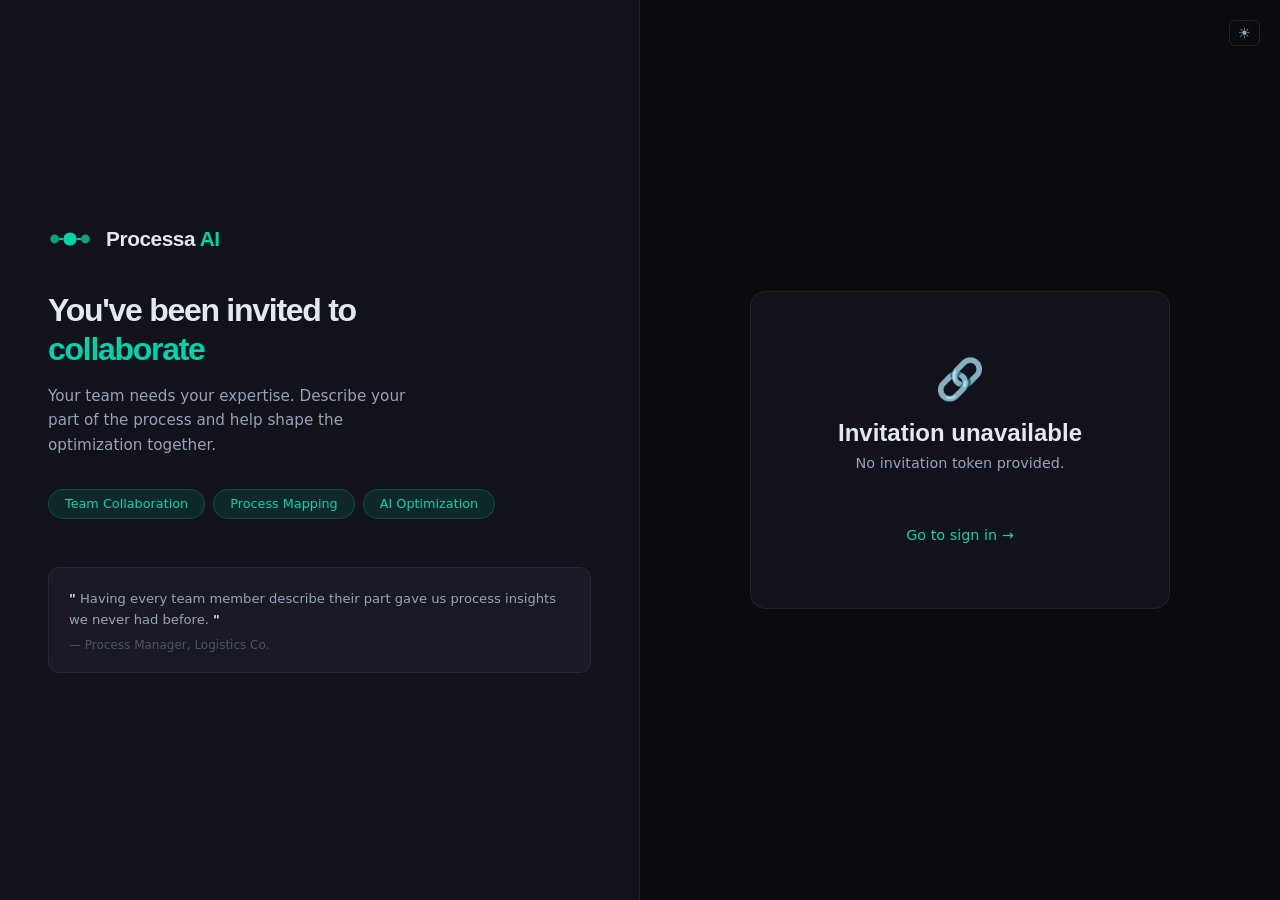
<file: docs/accept-invite.html>
<!DOCTYPE html>
<html lang="en">
<head>
  <meta charset="UTF-8">
  <meta name="viewport" content="width=device-width, initial-scale=1.0">
  <title>Processa AI — Accept Invitation</title>
  <link href="https://api.fontshare.com/v2/css?f[]=general-sans@400,500,600,700&f[]=cabinet-grotesk@700,800&display=swap" rel="stylesheet">
  <link rel="stylesheet" href="css/main.css">
  <script>(function(){ document.documentElement.setAttribute('data-theme', localStorage.getItem('theme') || 'dark'); })();</script>
  <style>
    body { display: block; overflow: auto; }
    .auth-wrapper { overflow: auto; min-height: 100vh; }
    .auth-right { position: relative; }
    .invite-context {
      background: var(--surface-2);
      border: 1px solid var(--border);
      border-radius: 12px;
      padding: 1.1rem 1.25rem;
      margin-bottom: 1.5rem;
    }
    .invite-context .invite-label {
      font-size: 0.72rem;
      color: var(--very-muted);
      text-transform: uppercase;
      letter-spacing: 0.08em;
      margin-bottom: 0.35rem;
    }
    .invite-context .invite-process {
      font-size: 1rem;
      font-weight: 600;
      color: var(--text);
      margin-bottom: 0.25rem;
    }
    .invite-context .invite-by {
      font-size: 0.85rem;
      color: var(--muted);
    }
    .invite-context .invite-by strong {
      color: var(--primary);
    }
    #loading-state {
      text-align: center;
      padding: 2rem 0;
      color: var(--muted);
      font-size: 0.9rem;
    }
  </style>
</head>
<body>

<div class="auth-wrapper">
  <!-- Left brand panel -->
  <div class="auth-left">
    <div style="display:flex;align-items:center;gap:14px;margin-bottom:2.5rem;">
      <svg width="44" height="18" viewBox="0 0 60 24" fill="none" xmlns="http://www.w3.org/2000/svg">
        <line x1="15" y1="12" x2="21" y2="12" stroke="#00d4aa" stroke-width="2.5"/>
        <line x1="39" y1="12" x2="45" y2="12" stroke="#00d4aa" stroke-width="2.5"/>
        <circle cx="9" cy="12" r="6" fill="#00d4aa" fill-opacity="0.75"/>
        <circle cx="30" cy="12" r="9" fill="#00d4aa"/>
        <circle cx="51" cy="12" r="6" fill="#00d4aa" fill-opacity="0.75"/>
      </svg>
      <span class="logo-text" style="font-size:1.3rem;">Processa <span>AI</span></span>
    </div>

    <h1 style="font-size:2rem;font-weight:800;letter-spacing:-0.04em;margin-bottom:1rem;line-height:1.2;">
      You've been invited to<br>
      <span style="color:var(--primary);">collaborate</span>
    </h1>
    <p style="color:var(--muted);font-size:0.95rem;line-height:1.6;max-width:380px;">
      Your team needs your expertise. Describe your part of the process and help shape the optimization together.
    </p>

    <div class="feature-pills">
      <span class="feature-pill">Team Collaboration</span>
      <span class="feature-pill">Process Mapping</span>
      <span class="feature-pill">AI Optimization</span>
    </div>

    <div style="margin-top:3rem;padding:1.25rem;background:var(--surface-2);border:1px solid var(--border);border-radius:12px;">
      <p style="font-size:0.82rem;color:var(--muted);line-height:1.6;">
        <strong style="color:var(--text);">"</strong>
        Having every team member describe their part gave us process insights we never had before.
        <strong style="color:var(--text);">"</strong>
      </p>
      <p style="font-size:0.75rem;color:var(--very-muted);margin-top:0.5rem;">— Process Manager, Logistics Co.</p>
    </div>
  </div>

  <!-- Right auth panel -->
  <div class="auth-right">
    <div style="position:absolute;top:1.25rem;right:1.25rem;">
      <button class="theme-toggle-btn" id="theme-toggle" onclick="toggleTheme()">☀️</button>
    </div>
    <div class="auth-card">
      <div class="error-msg" id="error-msg"></div>

      <!-- Loading state -->
      <div id="loading-state">
        <div class="spinner" style="display:inline-block;border-top-color:var(--primary);width:24px;height:24px;margin-bottom:0.75rem;"></div>
        <p>Loading invitation...</p>
      </div>

      <!-- Invitation form (hidden until loaded) -->
      <div id="invite-form" style="display:none;">
        <h2>Join the workspace</h2>
        <p class="subtitle">Create your account to get started</p>

        <!-- Invitation context card -->
        <div class="invite-context" id="invite-context">
          <div class="invite-label">You've been invited to collaborate on</div>
          <div class="invite-process" id="ctx-process-name">—</div>
          <div class="invite-by">invited by <strong id="ctx-invited-by">—</strong></div>
        </div>

        <div class="auth-form-group">
          <label for="reg-name">Full name</label>
          <input type="text" id="reg-name" placeholder="Jane Smith" autocomplete="name">
        </div>
        <div class="auth-form-group">
          <label for="reg-email">Email</label>
          <input type="email" id="reg-email" placeholder="you@company.com" autocomplete="email" readonly>
        </div>
        <div class="auth-form-group">
          <label for="reg-password">Password <span style="color:var(--muted);font-weight:400;font-size:0.78rem;">(min 8 chars)</span></label>
          <input type="password" id="reg-password" placeholder="••••••••" autocomplete="new-password">
        </div>

        <button class="btn-auth" id="submit-btn" onclick="doAccept()">
          <span id="submit-text">Accept invitation →</span>
          <span class="spinner" id="submit-spinner" style="border-top-color:#0a0a0f;"></span>
        </button>

        <div class="auth-switch">
          Already have an account?
          <a href="login.html">Sign in</a>
        </div>
      </div>

      <!-- Invalid/expired state -->
      <div id="invalid-state" style="display:none;text-align:center;padding:1.5rem 0;">
        <div style="font-size:2.5rem;margin-bottom:1rem;">🔗</div>
        <h2 style="margin-bottom:0.5rem;">Invitation unavailable</h2>
        <p class="subtitle" id="invalid-message">This invitation link is no longer valid.</p>
        <a href="login.html" style="display:inline-block;margin-top:1.5rem;color:var(--primary);font-size:0.9rem;text-decoration:none;font-weight:500;">Go to sign in →</a>
      </div>
    </div>
  </div>
</div>

<script type="module">
  import { collaboration } from './js/api.js';

  const params = new URLSearchParams(window.location.search);
  const token = params.get('token');

  // ── Theme ─────────────────────────────────────────────
  function updateThemeBtn() {
    const t = document.documentElement.getAttribute('data-theme');
    const btn = document.getElementById('theme-toggle');
    if (btn) btn.textContent = t === 'dark' ? '☀️' : '🌙';
  }
  window.toggleTheme = function() {
    const t = document.documentElement.getAttribute('data-theme') === 'dark' ? 'light' : 'dark';
    document.documentElement.setAttribute('data-theme', t);
    localStorage.setItem('theme', t);
    updateThemeBtn();
  };
  updateThemeBtn();

  function showError(msg) {
    const el = document.getElementById('error-msg');
    el.textContent = msg;
    el.classList.add('visible');
  }

  function clearError() {
    const el = document.getElementById('error-msg');
    el.textContent = '';
    el.classList.remove('visible');
  }

  function setLoading(loading) {
    document.getElementById('submit-btn').disabled = loading;
    document.getElementById('submit-spinner').style.display = loading ? 'inline-block' : 'none';
    document.getElementById('submit-text').style.opacity = loading ? '0' : '1';
  }

  async function loadInvitation() {
    if (!token) {
      document.getElementById('loading-state').style.display = 'none';
      document.getElementById('invalid-state').style.display = 'block';
      document.getElementById('invalid-message').textContent = 'No invitation token provided.';
      return;
    }

    try {
      const data = await collaboration.getInvitation(token);
      document.getElementById('loading-state').style.display = 'none';
      document.getElementById('invite-form').style.display = 'block';
      document.getElementById('ctx-process-name').textContent = data.process_name;
      document.getElementById('ctx-invited-by').textContent = data.invited_by_name;
      document.getElementById('reg-email').value = data.email;
    } catch (e) {
      document.getElementById('loading-state').style.display = 'none';
      document.getElementById('invalid-state').style.display = 'block';
      document.getElementById('invalid-message').textContent =
        e.message.includes('expired') ? 'This invitation has expired.' : 'This invitation link is invalid or has already been used.';
    }
  }

  window.doAccept = async function() {
    const full_name = document.getElementById('reg-name').value.trim();
    const email = document.getElementById('reg-email').value.trim();
    const password = document.getElementById('reg-password').value;

    if (!full_name) { showError('Please enter your full name.'); return; }
    if (password.length < 8) { showError('Password must be at least 8 characters.'); return; }

    clearError();
    setLoading(true);

    try {
      const tokens = await collaboration.acceptInvite(token, { full_name, email, password });
      if (!tokens) return;
      localStorage.setItem('access_token', tokens.access_token);
      localStorage.setItem('refresh_token', tokens.refresh_token);
      window.location.href = 'dashboard.html';
    } catch (e) {
      showError(e.message || 'Failed to accept invitation. Please try again.');
      setLoading(false);
    }
  };

  document.addEventListener('keydown', (e) => {
    if (e.key === 'Enter' && document.getElementById('invite-form').style.display !== 'none') {
      window.doAccept();
    }
  });

  loadInvitation();
</script>
</body>
</html>
</file>
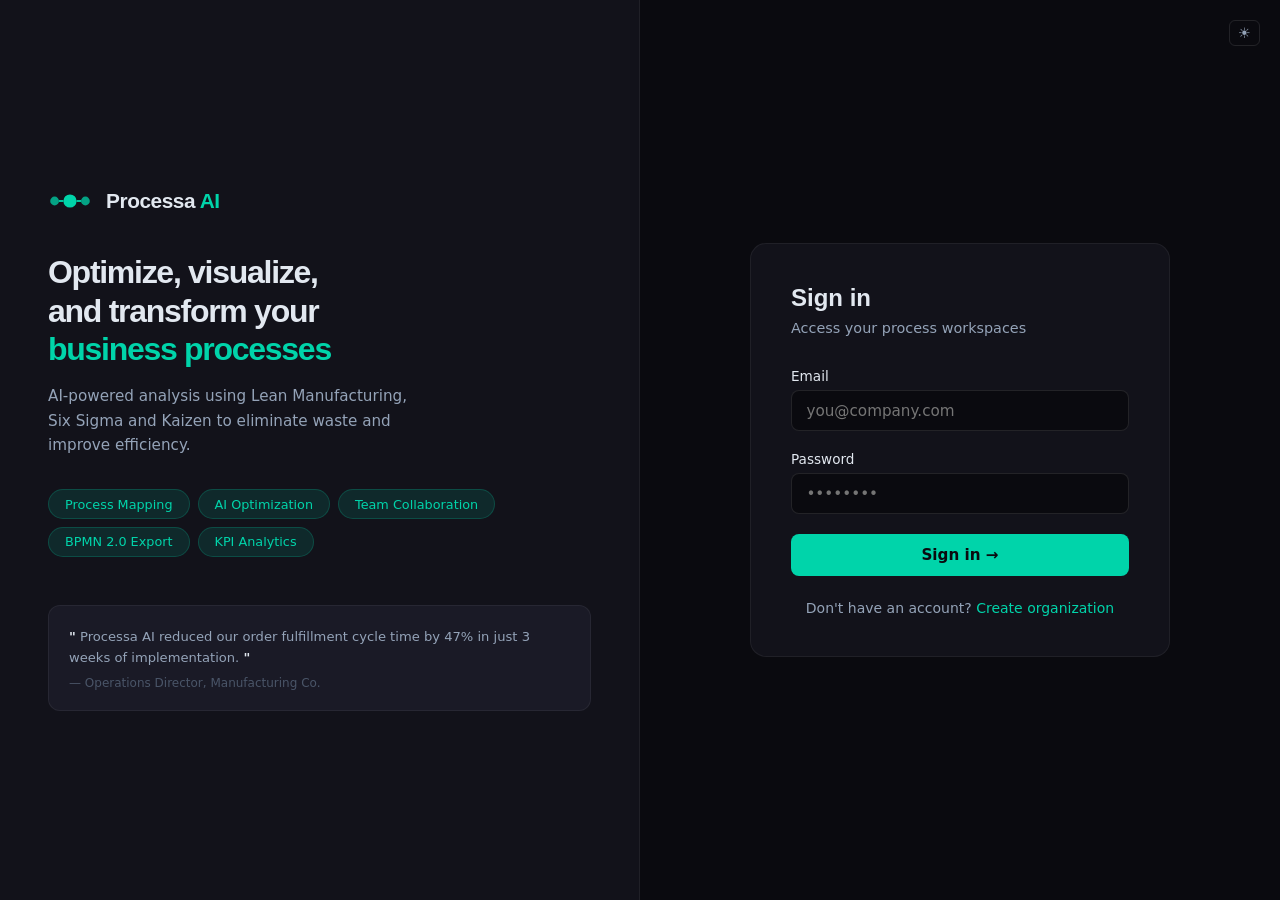
<file: docs/dashboard.html>
<!DOCTYPE html>
<html lang="en">
<head>
  <meta charset="UTF-8">
  <meta name="viewport" content="width=device-width, initial-scale=1.0">
  <title>Processa AI — Dashboard</title>
  <link href="https://api.fontshare.com/v2/css?f[]=general-sans@400,500,600,700&f[]=cabinet-grotesk@700,800&display=swap" rel="stylesheet">
  <link rel="stylesheet" href="css/main.css">
  <style>
    body { overflow: hidden; }
    #main { overflow-y: auto; padding: 0; }
    .main-content { min-height: calc(100vh - 60px); }
  </style>
  <script>(function(){ document.documentElement.setAttribute('data-theme', localStorage.getItem('theme') || 'dark'); })();</script>
</head>
<body>

<!-- Sprint 8 FIX 4 — Sidebar collapse toggle (floating, top-left) -->
<button class="sidebar-toggle" id="sidebar-toggle-btn"
        onclick="toggleSidebar()" title="Toggle sidebar"
        aria-label="Toggle sidebar">☰</button>

<!-- Sidebar -->
<aside id="sidebar" role="navigation">
  <div class="sidebar-logo">
    <svg width="32" height="13" viewBox="0 0 60 24" fill="none" xmlns="http://www.w3.org/2000/svg">
      <line x1="15" y1="12" x2="21" y2="12" stroke="#00d4aa" stroke-width="2.5"/>
      <line x1="39" y1="12" x2="45" y2="12" stroke="#00d4aa" stroke-width="2.5"/>
      <circle cx="9" cy="12" r="6" fill="#00d4aa" fill-opacity="0.75"/>
      <circle cx="30" cy="12" r="9" fill="#00d4aa"/>
      <circle cx="51" cy="12" r="6" fill="#00d4aa" fill-opacity="0.75"/>
    </svg>
    <span class="logo-text">Processa <span>AI</span></span>
  </div>

  <nav class="sidebar-nav">
    <a href="dashboard.html" class="nav-item active">
      <svg width="16" height="16" viewBox="0 0 16 16" fill="none">
        <rect x="1" y="1" width="6" height="6" rx="1.5" stroke="currentColor" stroke-width="1.6"/>
        <rect x="9" y="1" width="6" height="6" rx="1.5" stroke="currentColor" stroke-width="1.6"/>
        <rect x="1" y="9" width="6" height="6" rx="1.5" stroke="currentColor" stroke-width="1.6"/>
        <rect x="9" y="9" width="6" height="6" rx="1.5" stroke="currentColor" stroke-width="1.6"/>
      </svg>
      Mis Procesos
    </a>
    <a href="#" class="nav-item" style="opacity:0.5;cursor:default;" title="Coming soon">
      <svg width="16" height="16" viewBox="0 0 16 16" fill="none">
        <path d="M8 1L10.5 6H15L11 9.5L12.5 15L8 12L3.5 15L5 9.5L1 6H5.5L8 1Z" stroke="currentColor" stroke-width="1.6" stroke-linejoin="round"/>
      </svg>
      Compartidos
    </a>
    <a href="metrics.html" class="nav-item">
      <svg width="16" height="16" viewBox="0 0 16 16" fill="none">
        <path d="M1 12L5 8L9 10L15 4" stroke="currentColor" stroke-width="1.8" stroke-linecap="round" stroke-linejoin="round"/>
      </svg>
      Métricas
    </a>
  </nav>

  <div class="sidebar-user">
    <div class="user-avatar" id="user-avatar">--</div>
    <div class="user-info">
      <div class="user-name" id="user-name">Loading...</div>
      <div class="user-email" id="user-email"></div>
    </div>
    <button onclick="handleLogout()" title="Sign out" style="color:var(--muted);margin-left:auto;padding:4px;border-radius:4px;" onmouseover="this.style.color='var(--text)'" onmouseout="this.style.color='var(--muted)'">
      <svg width="16" height="16" viewBox="0 0 16 16" fill="none">
        <path d="M6 14H3a1 1 0 01-1-1V3a1 1 0 011-1h3M11 11l3-3-3-3M14 8H6" stroke="currentColor" stroke-width="1.6" stroke-linecap="round" stroke-linejoin="round"/>
      </svg>
    </button>
  </div>
</aside>

<!-- Main content -->
<main id="main">
  <div class="main-content">
    <!-- Collab banner (shown for colaboradores) -->
    <div class="collab-banner" id="collab-banner" style="display:none;margin:1rem 1.5rem 0;">
      <span>📋 Tienes <strong id="pending-count">0</strong> proceso(s) pendientes de tu contribución</span>
    </div>

    <!-- Top bar -->
    <div class="dashboard-topbar">
      <div>
        <div class="page-title" style="margin-bottom:0.15rem;" id="greeting-title">Process Workspaces</div>
        <div style="font-size:0.85rem;color:var(--muted);" id="greeting-subtitle">Manage and optimize your business processes</div>
      </div>
      <div class="dashboard-topbar-actions">
        <!-- Theme toggle -->
        <button class="theme-toggle-btn" id="theme-toggle" onclick="toggleTheme()">☀️</button>
        <!-- Notification Bell -->
        <div style="position:relative;" id="notif-bell-wrapper">
          <button id="notif-bell" onclick="toggleNotifDropdown()" title="Notifications"
            style="position:relative;background:none;border:none;cursor:pointer;color:var(--muted);padding:6px;border-radius:6px;line-height:0;"
            onmouseover="this.style.color='var(--text)'" onmouseout="this.style.color='var(--muted)'">
            <svg width="20" height="20" viewBox="0 0 24 24" fill="none" stroke="currentColor" stroke-width="1.8" stroke-linecap="round" stroke-linejoin="round">
              <path d="M18 8A6 6 0 0 0 6 8c0 7-3 9-3 9h18s-3-2-3-9"/>
              <path d="M13.73 21a2 2 0 0 1-3.46 0"/>
            </svg>
            <span id="notif-badge" style="display:none;position:absolute;top:2px;right:2px;background:#ef4444;color:#fff;font-size:9px;font-weight:700;border-radius:50%;width:14px;height:14px;line-height:14px;text-align:center;"></span>
          </button>
          <div id="notif-dropdown" style="display:none;position:absolute;right:0;top:calc(100% + 6px);width:320px;background:var(--surface);border:1px solid var(--border);border-radius:8px;box-shadow:0 8px 24px rgba(0,0,0,0.3);z-index:1000;">
            <div style="display:flex;align-items:center;justify-content:space-between;padding:10px 14px;border-bottom:1px solid var(--border);">
              <span style="font-size:0.8rem;font-weight:600;color:var(--text);">Notifications</span>
              <button onclick="markAllRead()" style="font-size:0.72rem;color:var(--muted);background:none;border:none;cursor:pointer;">Mark all read</button>
            </div>
            <div id="notif-list" style="max-height:320px;overflow-y:auto;"></div>
          </div>
        </div>
        <button class="btn-secondary" id="btn-upload-sources" onclick="document.getElementById('file-upload-input').click()">
          Upload Sources
        </button>
        <input type="file" id="file-upload-input" style="display:none" accept=".pdf,.docx,.xlsx,.txt" onchange="handleFileUpload(this.files[0])">
        <button class="btn-new" id="btn-new-process" onclick="openDrawer()">+ New Process</button>
      </div>
    </div>

    <!-- Tab switcher (hidden for colaboradores) -->
    <div class="tab-switcher" id="tab-switcher-row">
      <div class="tab-switcher-item active" id="tab-mine" onclick="switchTab('mine')">My Processes</div>
      <div class="tab-switcher-item" id="tab-shared" onclick="switchTab('shared')">Shared with me</div>
    </div>

    <!-- Search -->
    <div class="search-bar">
      <input type="text" id="search-input" placeholder="Search processes..." oninput="filterCards(this.value)" style="max-width:360px;">
    </div>

    <!-- Process grid -->
    <div class="dashboard-grid" id="process-grid">
      <div class="empty-state" id="loading-state">
        <div class="spinner" style="display:inline-block;width:24px;height:24px;border-color:var(--border-med);border-top-color:var(--primary);margin:0 auto;"></div>
        <p style="margin-top:1rem;color:var(--muted);">Loading processes...</p>
      </div>
    </div>
  </div>
</main>

<!-- Drawer overlay -->
<div class="drawer-overlay" id="drawer-overlay" onclick="closeDrawer()"></div>

<!-- New Process Drawer -->
<div class="drawer" id="new-process-drawer">
  <div class="drawer-header">
    <h3 style="font-size:1.1rem;">New Process</h3>
    <button class="drawer-close" onclick="closeDrawer()">✕</button>
  </div>

  <div class="auth-form-group">
    <label for="drawer-process-name">Process Name *</label>
    <input type="text" id="drawer-process-name" placeholder="e.g. Employee Onboarding Process" maxlength="255">
  </div>

  <div class="auth-form-group">
    <label for="drawer-department">Department / Area *</label>
    <input type="text" id="drawer-department" placeholder="e.g. Human Resources, Finance, Operations" maxlength="255">
  </div>

  <div class="auth-form-group">
    <label for="drawer-description">Description <span style="color:var(--muted);font-weight:400;">(optional)</span></label>
    <textarea id="drawer-description" rows="4" maxlength="2000"
      placeholder="Brief overview of the process. Leave empty if collaborators will provide all details."></textarea>
  </div>

  <div style="font-size:0.78rem;color:var(--muted);padding:0.6rem 0.8rem;background:var(--surface-2);border-radius:6px;line-height:1.5;">
    💡 The process is created in <strong>"Collecting"</strong> state. Invite your team from the workspace
    to gather the AS-IS, then click <strong>Unify Contributions</strong> when ready.
  </div>

  <div class="error-msg" id="drawer-error" style="margin-top:1rem;"></div>

  <button class="btn-auth" id="analyze-btn" onclick="startAnalysis()" style="margin-top:1.25rem;">
    <span id="analyze-btn-text">Create Process →</span>
    <span class="spinner" id="analyze-spinner" style="display:none;border-top-color:#0a0a0f;"></span>
  </button>
</div>

<script src="js/onboarding.js"></script>
<script type="module">
  import { requireAuth, auth, analyses, sessions, processes, notifications } from './js/api.js';
  import { setUser, setProcesses, state } from './js/state.js';

  if (!requireAuth()) throw new Error('Not authenticated');

  // ── Theme ────────────────────────────────────────────────────────────────
  function updateThemeBtn() {
    const t = document.documentElement.getAttribute('data-theme');
    const btn = document.getElementById('theme-toggle');
    if (btn) btn.textContent = t === 'dark' ? '☀️' : '🌙';
  }
  window.toggleTheme = function() {
    const t = document.documentElement.getAttribute('data-theme') === 'dark' ? 'light' : 'dark';
    document.documentElement.setAttribute('data-theme', t);
    localStorage.setItem('theme', t);
    updateThemeBtn();
  };
  updateThemeBtn();

  // ── Sprint 8 FIX 4 — Sidebar collapse ──────────────────────────────────
  window.toggleSidebar = function() {
    const sidebar = document.getElementById('sidebar');
    const main    = document.getElementById('main');
    sidebar.classList.toggle('collapsed');
    main.classList.toggle('sidebar-collapsed');
    localStorage.setItem('sidebar_collapsed', sidebar.classList.contains('collapsed') ? '1' : '0');
  };
  // Restore last saved state on page load
  if (localStorage.getItem('sidebar_collapsed') === '1') {
    document.getElementById('sidebar')?.classList.add('collapsed');
    document.getElementById('main')?.classList.add('sidebar-collapsed');
  }

  // ── Notification Bell ──────────────────────────────────────────────────────
  let notifPollInterval = null;

  function _timeAgo(isoStr) {
    if (!isoStr) return '';
    const diff = (Date.now() - new Date(isoStr).getTime()) / 1000;
    if (diff < 60) return 'just now';
    if (diff < 3600) return `${Math.floor(diff / 60)}m ago`;
    if (diff < 86400) return `${Math.floor(diff / 3600)}h ago`;
    return `${Math.floor(diff / 86400)}d ago`;
  }

  function _notifIcon(type) {
    if (type === 'process_invitation') return '🔔';
    if (type === 'collaborator_completed') return '✅';
    return '⚡';
  }

  function _notifHref(data) {
    try {
      const d = JSON.parse(data || '{}');
      if (d.analysis_id) return `workspace.html?session=${d.analysis_id}`;
    } catch (_) {}
    return '#';
  }

  async function refreshNotifications() {
    try {
      const data = await notifications.list();
      if (!data) return;
      const badge = document.getElementById('notif-badge');
      const list  = document.getElementById('notif-list');
      if (data.unread_count > 0) {
        badge.textContent = data.unread_count > 9 ? '9+' : data.unread_count;
        badge.style.display = 'block';
      } else {
        badge.style.display = 'none';
      }
      const top5 = data.notifications.slice(0, 5);
      if (top5.length === 0) {
        list.innerHTML = '<div style="padding:16px;text-align:center;color:var(--muted);font-size:0.8rem;">No notifications</div>';
        return;
      }
      list.innerHTML = top5.map(n => `
        <a href="${_notifHref(n.data)}" onclick="markOneRead('${n.id}')"
          style="display:block;padding:10px 14px;border-bottom:1px solid var(--border);text-decoration:none;${n.read ? 'opacity:0.55;' : ''}">
          <div style="display:flex;gap:8px;align-items:flex-start;">
            <span style="font-size:1rem;">${_notifIcon(n.type)}</span>
            <div style="flex:1;min-width:0;">
              <div style="font-size:0.78rem;font-weight:600;color:var(--text);white-space:nowrap;overflow:hidden;text-overflow:ellipsis;">${n.title}</div>
              <div style="font-size:0.72rem;color:var(--muted);margin-top:2px;">${n.message}</div>
              <div style="font-size:0.68rem;color:var(--muted);margin-top:3px;">${_timeAgo(n.created_at)}</div>
            </div>
            ${!n.read ? '<span style="width:6px;height:6px;border-radius:50%;background:#3b82f6;flex-shrink:0;margin-top:4px;"></span>' : ''}
          </div>
        </a>
      `).join('');
    } catch (_) {}
  }

  window.toggleNotifDropdown = function() {
    const dd = document.getElementById('notif-dropdown');
    const open = dd.style.display !== 'none';
    dd.style.display = open ? 'none' : 'block';
    if (!open) refreshNotifications();
  };

  window.markOneRead = async function(id) {
    try { await notifications.markRead(id); } catch (_) {}
  };

  window.markAllRead = async function() {
    try { await notifications.markAllRead(); refreshNotifications(); } catch (_) {}
  };

  // Close dropdown on outside click
  document.addEventListener('click', (e) => {
    const wrapper = document.getElementById('notif-bell-wrapper');
    if (wrapper && !wrapper.contains(e.target)) {
      document.getElementById('notif-dropdown').style.display = 'none';
    }
  });

  // Poll every 30s
  function startNotifPolling() {
    refreshNotifications();
    notifPollInterval = setInterval(refreshNotifications, 30000);
  }

  let allProcesses = [];
  let __currentUser = null;

  function getGreeting(firstName) {
    const h = new Date().getHours();
    if (h >= 6 && h < 12)  return `Buenos días, ${firstName} 👋`;
    if (h >= 12 && h < 18) return `Buenas tardes, ${firstName} 👋`;
    if (h >= 18)           return `Buenas noches, ${firstName} 👋`;
    return `Hola, ${firstName} 👋`;
  }

  function applyRoleUI(user) {
    const isColaborador = (user.business_role || '').toLowerCase() === 'colaborador';
    const firstName = (user.full_name || '').split(' ')[0] || user.full_name;

    document.getElementById('greeting-title').textContent = getGreeting(firstName);
    document.getElementById('greeting-subtitle').textContent = isColaborador
      ? 'Estos son los procesos en los que colaboras'
      : 'Gestiona y optimiza los procesos de tu organización';

    if (isColaborador) {
      document.getElementById('btn-new-process').style.display = 'none';
      document.getElementById('btn-upload-sources').style.display = 'none';
      document.getElementById('tab-switcher-row').style.display = 'none';
    }
  }

  // Load user and processes
  async function init() {
    try {
      const user = await auth.me();
      if (!user) return;
      __currentUser = user;
      setUser(user);
      const initials = user.full_name.split(' ').map(n => n[0]).join('').slice(0, 2).toUpperCase();
      document.getElementById('user-avatar').textContent = initials;
      document.getElementById('user-name').textContent = user.full_name;
      document.getElementById('user-email').textContent = user.email;
      applyRoleUI(user);
    } catch (e) {
      console.error('Failed to load user:', e);
    }

    await loadProcesses();
    startNotifPolling();
  }

  async function loadProcesses() {
    try {
      const data = await analyses.list(50);
      if (!data) return;
      allProcesses = data.analyses || [];
      setProcesses(allProcesses);
      renderGrid(allProcesses);
      const isNewUser = allProcesses.length === 0;
      if (isNewUser) {
        setTimeout(() => {
          startOnboarding(__currentUser?.business_role);
        }, 800);
      }
    } catch (e) {
      document.getElementById('process-grid').innerHTML =
        '<div class="empty-state"><h3>Failed to load processes</h3><p>' + (e.message || '') + '</p></div>';
    }
  }

  function renderGrid(items) {
    const grid = document.getElementById('process-grid');
    const isColaborador = (__currentUser?.business_role || '').toLowerCase() === 'colaborador';

    if (items.length === 0) {
      const emptyMsg = isColaborador
        ? '<h3>Sin procesos asignados</h3><p>Aún no tienes procesos para colaborar.</p>'
        : '<h3>No processes yet</h3><p style="margin-bottom:1.5rem;">Analyze your first process to get started.</p><button class="btn-new" onclick="openDrawer()">+ New Process</button>';
      grid.innerHTML = `
        <div class="empty-state">
          <svg width="48" height="48" viewBox="0 0 24 24" fill="none" stroke="currentColor" stroke-width="1.2" style="color:var(--very-muted);margin-bottom:1rem;">
            <path d="M9 12h6M9 16h6M17 21H7a2 2 0 01-2-2V5a2 2 0 012-2h7l5 5v11a2 2 0 01-2 2z" stroke-linecap="round" stroke-linejoin="round"/>
          </svg>
          ${emptyMsg}
        </div>`;
      return;
    }

    if (isColaborador) {
      // Show pending count banner
      const pendingCount = items.filter(p => p.collaborator_status === 'pending' || p.collaborator_status === 'active').length;
      document.getElementById('pending-count').textContent = pendingCount;
      document.getElementById('collab-banner').style.display = pendingCount > 0 ? 'block' : 'none';

      grid.innerHTML = items.map(p => {
        const name = p.process_name || p.id.slice(0, 8);
        const st = p.collaborator_status || 'pending';
        const statusBadge = st === 'completed'
          ? '<span class="status-pill completed">✅ Completado</span>'
          : st === 'active'
            ? '<span class="status-pill running">🔄 En progreso</span>'
            : '<span class="status-pill" style="background:rgba(245,158,11,0.15);color:#f59e0b;">⏳ Pendiente</span>';
        const ownerLine = p.owner_name ? `<div class="card-meta">por ${escHtml(p.owner_name)}</div>` : '';
        return `
          <div class="process-card" onclick="openWorkspace('${p.id}')">
            <div class="card-header">
              <h3>${escHtml(name)}</h3>
              ${statusBadge}
            </div>
            ${ownerLine}
            <div class="card-footer">
              <span></span>
              <button class="btn-open" onclick="event.stopPropagation();openWorkspace('${p.id}')">Abrir Workspace</button>
            </div>
          </div>`;
      }).join('');
    } else {
      const phaseLabel = {
        collecting: { cls: 'running',   text: '📥 Recolectando' },
        unifying:   { cls: 'running',   text: '⚡ Unificando…' },
        asis_hitl:  { cls: 'running',   text: '⏸ Validar AS-IS' },
        optimizing: { cls: 'running',   text: '🧠 Optimizando…' },
        tobe_hitl:  { cls: 'running',   text: '⏸ Validar TO-BE' },
        completed:  { cls: 'completed', text: 'Completed' },
      };
      grid.innerHTML = items.map(p => {
        const ph = phaseLabel[p.phase];
        let statusClass, statusLabel;
        if (ph) {
          statusClass = ph.cls;
          statusLabel = ph.text;
        } else {
          statusClass = p.status === 'completed' ? 'completed' : p.status === 'error' ? 'error' : 'running';
          statusLabel = p.status === 'completed' ? 'Completed' : p.status === 'error' ? 'Error' : 'Running';
        }
        const scoreHtml = p.score != null ? `<div class="card-score">${Math.round(p.score)}%</div>` : '';
        const date = p.created_at ? new Date(p.created_at).toLocaleDateString() : '';
        const name = p.process_name || p.id.slice(0, 8);
        const deptHtml = p.department ? `<div class="card-meta" style="margin-top:2px;">🏢 ${escHtml(p.department)}</div>` : '';
        const collabCount = p.collaborator_count;
        const collabHtml = collabCount > 0 ? `<span style="font-size:0.78rem;color:var(--muted);">👥 ${collabCount} colaborador${collabCount !== 1 ? 'es' : ''}</span>` : '';
        return `
          <div class="process-card" onclick="openWorkspace('${p.id}')">
            <div class="card-header">
              <h3>${escHtml(name)}</h3>
              <span class="status-pill ${statusClass}">${statusLabel}</span>
            </div>
            <div class="card-meta">${date}</div>
            ${deptHtml}
            ${scoreHtml}
            <div class="card-footer">
              ${collabHtml || `<span style="font-size:0.78rem;color:var(--muted);">ID: ${p.id.slice(0, 8)}…</span>`}
              <button class="btn-open" onclick="event.stopPropagation();openWorkspace('${p.id}')">Open Workspace</button>
            </div>
          </div>`;
      }).join('');
    }
  }

  window.filterCards = function(q) {
    const filtered = q
      ? allProcesses.filter(p => (p.process_name || '').toLowerCase().includes(q.toLowerCase()))
      : allProcesses;
    renderGrid(filtered);
  };

  window.switchTab = function(tab) {
    document.getElementById('tab-mine').classList.toggle('active', tab === 'mine');
    document.getElementById('tab-shared').classList.toggle('active', tab === 'shared');
    if (tab === 'shared') {
      document.getElementById('process-grid').innerHTML = `
        <div class="empty-state">
          <h3>Coming soon</h3>
          <p>Shared workspaces will be available in a future update.</p>
        </div>`;
    } else {
      renderGrid(allProcesses);
    }
  };

  window.openWorkspace = function(id) {
    localStorage.setItem('active_session', id);
    const proc = allProcesses.find(p => p.id === id);
    if (proc) localStorage.setItem('active_process_name', proc.process_name || proc.id.slice(0, 8));
    window.location.href = 'workspace.html';
  };

  window.openDrawer = function() {
    document.getElementById('drawer-overlay').classList.add('open');
    document.getElementById('new-process-drawer').classList.add('open');
  };

  window.closeDrawer = function() {
    document.getElementById('drawer-overlay').classList.remove('open');
    document.getElementById('new-process-drawer').classList.remove('open');
  };

  window.handleFileUpload = function(file) {
    if (!file) return;
    window.openDrawer();
  };

  window.handleLogout = function() { auth.logout(); };

  window.startAnalysis = async function() {
    const name = document.getElementById('drawer-process-name').value.trim();
    const department = document.getElementById('drawer-department').value.trim();
    const description = document.getElementById('drawer-description').value.trim();
    const errEl = document.getElementById('drawer-error');
    errEl.classList.remove('visible');

    if (name.length < 2) {
      errEl.textContent = 'Process name is required.';
      errEl.classList.add('visible');
      return;
    }
    if (department.length < 2) {
      errEl.textContent = 'Department / Area is required.';
      errEl.classList.add('visible');
      return;
    }

    setAnalyzeLoading(true);
    try {
      const result = await processes.create(name, department, description);
      if (!result) return;
      localStorage.setItem('active_session', result.session_id);
      localStorage.setItem('active_process_name', name);
      window.location.href = 'workspace.html';
    } catch (e) {
      errEl.textContent = e.message || 'Could not create process. Please try again.';
      errEl.classList.add('visible');
      setAnalyzeLoading(false);
    }
  };

  function setAnalyzeLoading(loading) {
    document.getElementById('analyze-btn').disabled = loading;
    document.getElementById('analyze-spinner').style.display = loading ? 'inline-block' : 'none';
    document.getElementById('analyze-btn-text').style.opacity = loading ? '0' : '1';
  }

  function escHtml(str) {
    return str.replace(/&/g,'&amp;').replace(/</g,'&lt;').replace(/>/g,'&gt;');
  }

  init();
</script>
</body>
</html>
</file>
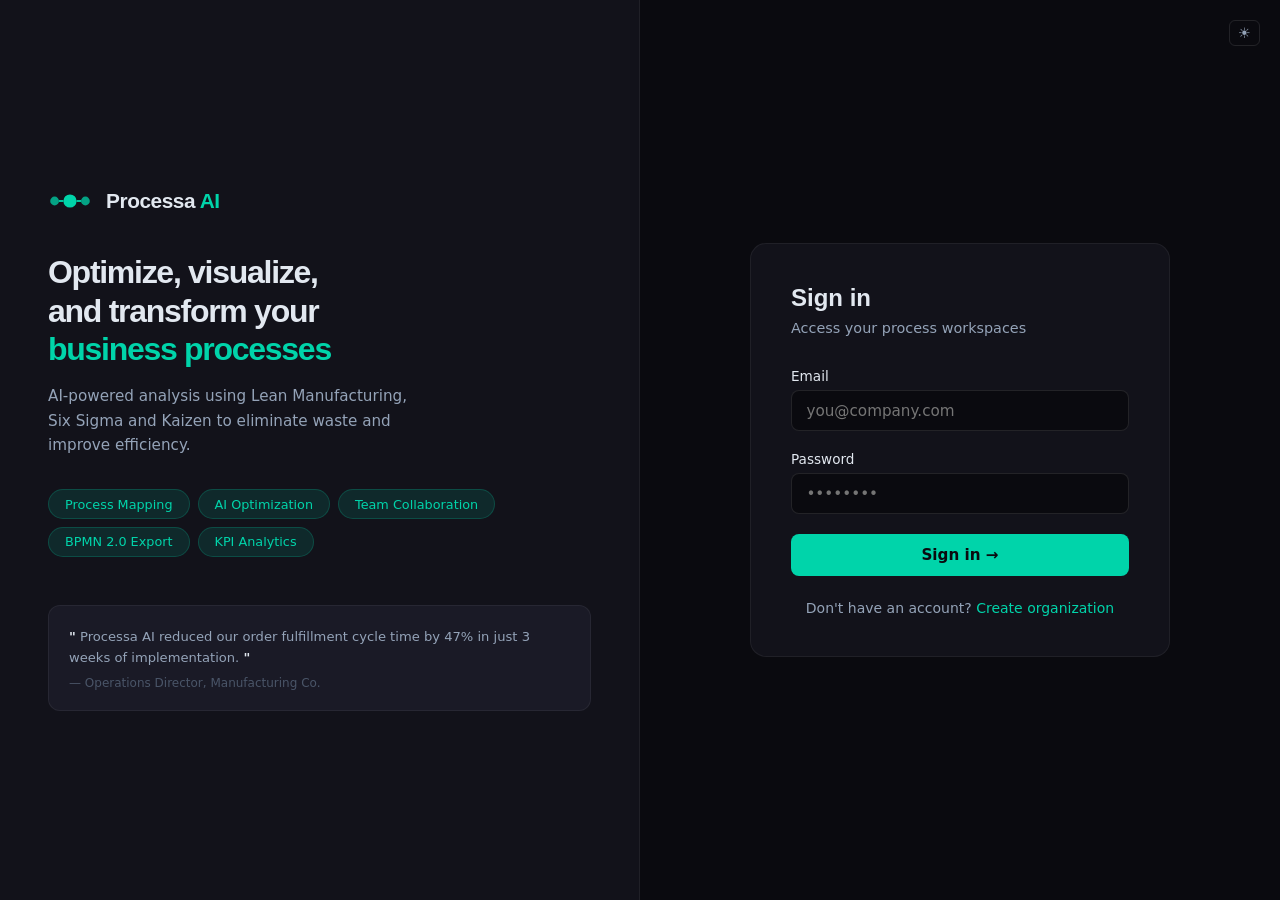
<file: docs/login.html>
<!DOCTYPE html>
<html lang="en">
<head>
  <meta charset="UTF-8">
  <meta name="viewport" content="width=device-width, initial-scale=1.0">
  <title>Processa AI — Sign In</title>
  <link href="https://api.fontshare.com/v2/css?f[]=general-sans@400,500,600,700&f[]=cabinet-grotesk@700,800&display=swap" rel="stylesheet">
  <link rel="stylesheet" href="css/main.css">
  <style>
    body { display: block; overflow: auto; }
    .auth-wrapper { overflow: auto; min-height: 100vh; }
    .auth-right { position: relative; }
  </style>
  <script>(function(){ document.documentElement.setAttribute('data-theme', localStorage.getItem('theme') || 'dark'); })();</script>
</head>
<body>

<div class="auth-wrapper">
  <!-- Left brand panel -->
  <div class="auth-left">
    <div style="display:flex;align-items:center;gap:14px;margin-bottom:2.5rem;">
      <svg width="44" height="18" viewBox="0 0 60 24" fill="none" xmlns="http://www.w3.org/2000/svg">
        <line x1="15" y1="12" x2="21" y2="12" stroke="#00d4aa" stroke-width="2.5"/>
        <line x1="39" y1="12" x2="45" y2="12" stroke="#00d4aa" stroke-width="2.5"/>
        <circle cx="9" cy="12" r="6" fill="#00d4aa" fill-opacity="0.75"/>
        <circle cx="30" cy="12" r="9" fill="#00d4aa"/>
        <circle cx="51" cy="12" r="6" fill="#00d4aa" fill-opacity="0.75"/>
      </svg>
      <span class="logo-text" style="font-size:1.3rem;">Processa <span>AI</span></span>
    </div>

    <h1 style="font-size:2rem;font-weight:800;letter-spacing:-0.04em;margin-bottom:1rem;line-height:1.2;">
      Optimize, visualize,<br>and transform your<br>
      <span style="color:var(--primary);">business processes</span>
    </h1>
    <p style="color:var(--muted);font-size:0.95rem;line-height:1.6;max-width:380px;">
      AI-powered analysis using Lean Manufacturing, Six Sigma and Kaizen to eliminate waste and improve efficiency.
    </p>

    <div class="feature-pills">
      <span class="feature-pill">Process Mapping</span>
      <span class="feature-pill">AI Optimization</span>
      <span class="feature-pill">Team Collaboration</span>
      <span class="feature-pill">BPMN 2.0 Export</span>
      <span class="feature-pill">KPI Analytics</span>
    </div>

    <div style="margin-top:3rem;padding:1.25rem;background:var(--surface-2);border:1px solid var(--border);border-radius:12px;">
      <p style="font-size:0.82rem;color:var(--muted);line-height:1.6;">
        <strong style="color:var(--text);">"</strong>
        Processa AI reduced our order fulfillment cycle time by 47% in just 3 weeks of implementation.
        <strong style="color:var(--text);">"</strong>
      </p>
      <p style="font-size:0.75rem;color:var(--very-muted);margin-top:0.5rem;">— Operations Director, Manufacturing Co.</p>
    </div>
  </div>

  <!-- Right auth panel -->
  <div class="auth-right">
    <div style="position:absolute;top:1.25rem;right:1.25rem;">
      <button class="theme-toggle-btn" id="theme-toggle" onclick="toggleTheme()">☀️</button>
    </div>
    <div class="auth-card">
      <!-- Error message -->
      <div class="error-msg" id="error-msg"></div>

      <!-- MODE A: Sign In -->
      <div id="mode-signin">
        <h2>Sign in</h2>
        <p class="subtitle">Access your process workspaces</p>

        <div class="auth-form-group">
          <label for="signin-email">Email</label>
          <input type="email" id="signin-email" placeholder="you@company.com" autocomplete="email">
        </div>
        <div class="auth-form-group">
          <label for="signin-password">Password</label>
          <input type="password" id="signin-password" placeholder="••••••••" autocomplete="current-password">
        </div>

        <button class="btn-auth" id="signin-btn" onclick="doLogin()">
          <span id="signin-text">Sign in →</span>
          <span class="spinner" id="signin-spinner" style="border-top-color:#0a0a0f;"></span>
        </button>

        <div class="auth-switch">
          Don't have an account?
          <a onclick="switchMode('register')">Create organization</a>
        </div>
      </div>

      <!-- MODE B: Create Organization -->
      <div id="mode-register" style="display:none;">
        <h2>Create your workspace</h2>
        <p class="subtitle">Set up your organization account</p>

        <div class="auth-form-group">
          <label for="reg-name">Full name</label>
          <input type="text" id="reg-name" placeholder="Jane Smith" autocomplete="name">
        </div>
        <div class="auth-form-group">
          <label for="reg-email">Email</label>
          <input type="email" id="reg-email" placeholder="you@company.com" autocomplete="email">
        </div>
        <div class="auth-form-group">
          <label for="reg-password">Password <span style="color:var(--muted);font-weight:400;font-size:0.78rem;">(min 8 chars)</span></label>
          <input type="password" id="reg-password" placeholder="••••••••" autocomplete="new-password">
        </div>
        <div class="auth-form-group">
          <label for="reg-org-name">Organization name</label>
          <input type="text" id="reg-org-name" placeholder="Acme Corp" oninput="autoSlug(this.value)">
        </div>
        <div class="auth-form-group">
          <label for="reg-org-slug">Organization slug</label>
          <input type="text" id="reg-org-slug" placeholder="acme-corp" pattern="[a-z0-9-]+" autocomplete="off">
        </div>

        <button class="btn-auth" id="register-btn" onclick="doRegister()">
          <span id="register-text">Create workspace →</span>
          <span class="spinner" id="register-spinner" style="border-top-color:#0a0a0f;"></span>
        </button>

        <div class="auth-switch">
          Already have an account?
          <a onclick="switchMode('signin')">Sign in</a>
        </div>
      </div>
    </div>
  </div>
</div>

<script type="module">
  import { auth } from './js/api.js';

  // Redirect if already authenticated
  if (localStorage.getItem('access_token')) {
    window.location.href = 'dashboard.html';
  }

  // Theme toggle
  function updateThemeBtn() {
    const t = document.documentElement.getAttribute('data-theme');
    const btn = document.getElementById('theme-toggle');
    if (btn) btn.textContent = t === 'dark' ? '☀️' : '🌙';
  }
  window.toggleTheme = function() {
    const t = document.documentElement.getAttribute('data-theme') === 'dark' ? 'light' : 'dark';
    document.documentElement.setAttribute('data-theme', t);
    localStorage.setItem('theme', t);
    updateThemeBtn();
  };
  updateThemeBtn();

  window.switchMode = function(mode) {
    document.getElementById('error-msg').classList.remove('visible');
    document.getElementById('error-msg').textContent = '';
    if (mode === 'register') {
      document.getElementById('mode-signin').style.display = 'none';
      document.getElementById('mode-register').style.display = 'block';
    } else {
      document.getElementById('mode-register').style.display = 'none';
      document.getElementById('mode-signin').style.display = 'block';
    }
  };

  window.autoSlug = function(orgName) {
    const slug = orgName.toLowerCase()
      .replace(/[^a-z0-9]+/g, '-')
      .replace(/^-|-$/g, '');
    document.getElementById('reg-org-slug').value = slug;
  };

  function showError(msg) {
    const el = document.getElementById('error-msg');
    el.textContent = msg;
    el.classList.add('visible');
  }

  function setLoading(btnId, spinnerId, textId, loading) {
    document.getElementById(btnId).disabled = loading;
    document.getElementById(spinnerId).style.display = loading ? 'inline-block' : 'none';
    document.getElementById(textId).style.opacity = loading ? '0' : '1';
  }

  window.doLogin = async function() {
    const email = document.getElementById('signin-email').value.trim();
    const password = document.getElementById('signin-password').value;
    if (!email || !password) { showError('Please fill in all fields.'); return; }

    setLoading('signin-btn', 'signin-spinner', 'signin-text', true);
    document.getElementById('error-msg').classList.remove('visible');

    try {
      const tokens = await auth.login(email, password);
      if (!tokens) return;
      localStorage.setItem('access_token', tokens.access_token);
      localStorage.setItem('refresh_token', tokens.refresh_token);
      window.location.href = 'dashboard.html';
    } catch (e) {
      showError(e.message || 'Invalid credentials. Please try again.');
      setLoading('signin-btn', 'signin-spinner', 'signin-text', false);
    }
  };

  window.doRegister = async function() {
    const full_name = document.getElementById('reg-name').value.trim();
    const email = document.getElementById('reg-email').value.trim();
    const password = document.getElementById('reg-password').value;
    const org_name = document.getElementById('reg-org-name').value.trim();
    const org_slug = document.getElementById('reg-org-slug').value.trim();

    if (!full_name || !email || !password || !org_name || !org_slug) {
      showError('Please fill in all fields.'); return;
    }
    if (password.length < 8) {
      showError('Password must be at least 8 characters.'); return;
    }

    setLoading('register-btn', 'register-spinner', 'register-text', true);
    document.getElementById('error-msg').classList.remove('visible');

    try {
      const tokens = await auth.register({ full_name, email, password, org_name, org_slug });
      if (!tokens) return;
      localStorage.setItem('access_token', tokens.access_token);
      localStorage.setItem('refresh_token', tokens.refresh_token);
      window.location.href = 'dashboard.html';
    } catch (e) {
      showError(e.message || 'Registration failed. Please try again.');
      setLoading('register-btn', 'register-spinner', 'register-text', false);
    }
  };

  // Enter key support
  document.addEventListener('keydown', (e) => {
    if (e.key !== 'Enter') return;
    if (document.getElementById('mode-register').style.display !== 'none') {
      window.doRegister();
    } else {
      window.doLogin();
    }
  });
</script>
</body>
</html>
</file>
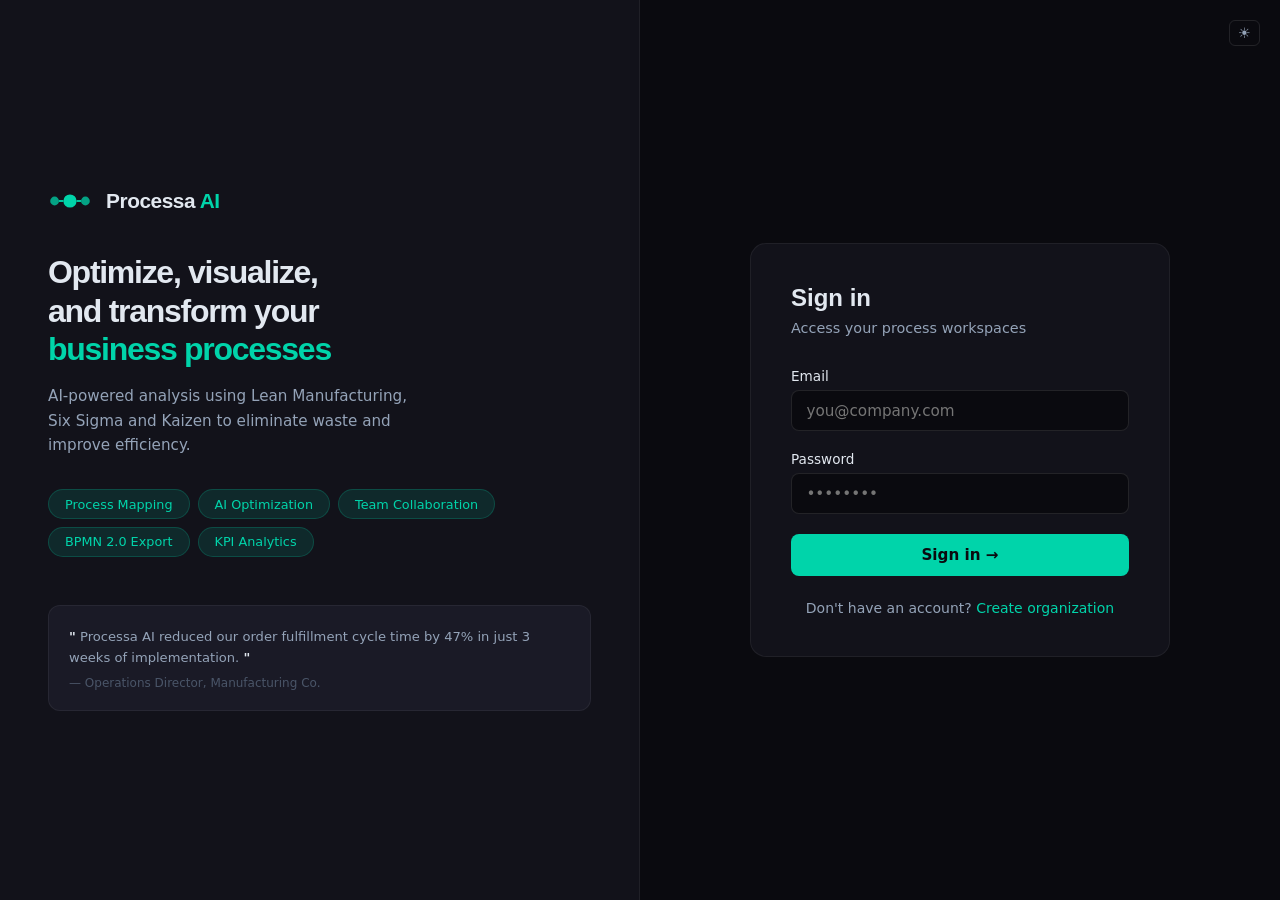
<file: docs/metrics.html>
<!DOCTYPE html>
<html lang="en">
<head>
  <meta charset="UTF-8">
  <meta name="viewport" content="width=device-width, initial-scale=1.0">
  <title>Processa AI — Full Metrics</title>
  <link href="https://api.fontshare.com/v2/css?f[]=general-sans@400,500,600,700&f[]=cabinet-grotesk@700,800&display=swap" rel="stylesheet">
  <link rel="stylesheet" href="css/main.css">
  <script>(function(){ document.documentElement.setAttribute('data-theme', localStorage.getItem('theme') || 'dark'); })();</script>
  <style>
    body { overflow: hidden; }
    #main { overflow-y: auto; padding: 2rem; }

    .report-section {
      background: var(--surface);
      border: 1px solid var(--border);
      border-radius: 12px;
      padding: 1.5rem;
      margin-bottom: 1.5rem;
    }
    /* .report-section-title is defined in css/main.css */
    .exec-grid {
      display: grid;
      grid-template-columns: 1fr 1fr 1fr;
      gap: 1rem 2rem;
      margin-top: 1rem;
    }
    .exec-row { display: flex; flex-direction: column; gap: 0.15rem; }
    .exec-label { font-size: 0.68rem; color: var(--muted); text-transform: uppercase; letter-spacing: 0.06em; }
    .exec-value { font-size: 0.88rem; font-weight: 500; }
    .exec-summary-text {
      font-size: 0.87rem;
      line-height: 1.75;
      color: var(--text);
      padding: 1rem 1.1rem;
      background: var(--bg);
      border-left: 3px solid var(--primary);
      border-radius: 0 8px 8px 0;
      margin-bottom: 1.25rem;
    }

    .kpi-2x2 {
      display: grid;
      grid-template-columns: 1fr 1fr;
      gap: 1rem;
      margin-bottom: 1.5rem;
    }
    .kpi-big-card {
      background: var(--bg);
      border: 1px solid var(--border);
      border-radius: 10px;
      padding: 1.1rem 1.2rem;
    }
    .kpi-big-label { font-size: 0.68rem; color: var(--muted); text-transform: uppercase; letter-spacing: 0.06em; margin-bottom: 0.4rem; }
    .kpi-big-value { font-size: 1.75rem; font-weight: 700; color: var(--primary); line-height: 1; margin-bottom: 0.35rem; }
    .kpi-big-sub { font-size: 0.77rem; color: var(--muted); }

    .report-table { width: 100%; border-collapse: collapse; font-size: 0.82rem; }
    .report-table th {
      font-size: 0.67rem; font-weight: 700; letter-spacing: 0.07em;
      text-transform: uppercase; color: var(--muted); text-align: left;
      padding: 0.5rem 0.8rem; border-bottom: 1px solid var(--border);
    }
    .report-table td { padding: 0.6rem 0.8rem; border-bottom: 1px solid var(--border); vertical-align: top; }
    .report-table tr:last-child td { border-bottom: none; }
    .report-table tr:hover td { background: var(--bg); }

    .status-badge {
      display: inline-block; font-size: 0.67rem; font-weight: 700;
      padding: 0.15rem 0.55rem; border-radius: 20px; letter-spacing: 0.04em;
    }
    .badge-automatizada { background: rgba(0,212,170,0.12); color: #00d4aa; }
    .badge-eliminada    { background: rgba(239,68,68,0.12);  color: #ef4444; }
    .badge-optimizada   { background: rgba(59,130,246,0.12); color: #3b82f6; }
    .badge-conservada   { background: rgba(148,163,184,0.12); color: #94a3b8; }
    .badge-combinada    { background: rgba(168,85,247,0.12); color: #a855f7; }
    .badge-nueva        { background: rgba(34,197,94,0.12);  color: #22c55e; }
    .class-badge-va     { background: rgba(16,185,129,0.12); color: #10b981; }
    .class-badge-waste  { background: rgba(239,68,68,0.12);  color: #ef4444; }
    .class-badge-info   { background: rgba(245,158,11,0.12); color: #f59e0b; }

    .tech-grid { display: grid; grid-template-columns: repeat(auto-fill,minmax(240px,1fr)); gap: 1rem; }
    .tech-card {
      background: var(--bg); border: 1px solid var(--border);
      border-radius: 10px; padding: 1rem;
    }
    .tech-card-activity { font-size: 0.72rem; color: var(--muted); margin-bottom: 0.35rem; }
    .tech-card-title { font-size: 0.85rem; font-weight: 600; margin-bottom: 0.5rem; }
    .tech-tools { display: flex; flex-wrap: wrap; gap: 0.3rem; margin-bottom: 0.6rem; }
    .tech-tool-badge {
      font-size: 0.7rem; padding: 0.15rem 0.5rem;
      background: rgba(0,212,170,0.1); color: var(--primary);
      border-radius: 4px; font-weight: 600;
    }
    .tech-meta { font-size: 0.75rem; color: var(--muted); line-height: 1.55; }

    .roi-grid { display: grid; grid-template-columns: 1fr 1fr; gap: 2rem; }
    .roi-stats-grid { display: grid; grid-template-columns: 1fr 1fr; gap: 1rem; }
    .roi-stat { background: var(--bg); border: 1px solid var(--border); border-radius: 8px; padding: 0.9rem; }
    .roi-stat-label { font-size: 0.67rem; color: var(--muted); text-transform: uppercase; letter-spacing: 0.06em; margin-bottom: 0.25rem; }
    .roi-stat-value { font-size: 1.3rem; font-weight: 700; }
    .roi-stat-sub { font-size: 0.72rem; color: var(--muted); margin-top: 0.15rem; }

    .year-bars-title { font-size: 0.78rem; color: var(--muted); margin-bottom: 0.75rem; }
    .year-bar-row { display: flex; align-items: center; gap: 0.75rem; margin-bottom: 0.7rem; }
    .year-bar-label { font-size: 0.78rem; color: var(--muted); width: 48px; flex-shrink: 0; }
    .year-bar-track { flex: 1; height: 10px; background: var(--border); border-radius: 5px; overflow: hidden; }
    .year-bar-fill { height: 100%; background: var(--primary); border-radius: 5px; transition: width 0.9s ease; width: 0%; }
    .year-bar-value { font-size: 0.78rem; font-weight: 600; width: 90px; flex-shrink: 0; text-align: right; }

    /* ── Print / PDF export ── */
    .pdf-header { display: none; }

    @media print {
      .no-print,
      #sidebar,
      .theme-toggle-btn {
        display: none !important;
      }

      @page {
        size: A4;
        margin: 20mm 15mm;
      }

      html, body {
        background: white !important;
        color: #1e293b !important;
        font-size: 11pt;
        overflow: auto !important;
      }

      #main {
        margin-left: 0 !important;
        padding: 0 !important;
        overflow: visible !important;
        height: auto !important;
      }

      .pdf-header {
        display: block !important;
        text-align: center;
        margin-bottom: 20pt;
        padding-bottom: 10pt;
        border-bottom: 2pt solid #10b981;
      }
      .pdf-header h1 {
        font-size: 18pt;
        color: #1e293b !important;
        margin: 0 0 4pt;
      }
      .pdf-meta {
        font-size: 9pt;
        color: #64748b !important;
      }

      .report-section {
        break-inside: avoid;
        page-break-inside: avoid;
        margin-bottom: 20pt;
        background: white !important;
        border: 1px solid #e2e8f0 !important;
      }

      .kpi-big-card, .roi-stat, .tech-card {
        break-inside: avoid;
        border: 1px solid #e2e8f0 !important;
        background: #f8fafc !important;
      }

      .report-section-title {
        color: #10b981 !important;
        border-bottom: 2pt solid #10b981 !important;
      }

      .report-table { width: 100%; border-collapse: collapse; }
      .report-table th, .report-table td {
        border: 1px solid #e2e8f0 !important;
        padding: 6pt 8pt;
        font-size: 9pt;
        color: #1e293b !important;
      }
      .report-table th { background: #f1f5f9 !important; }
      .report-table tr:hover td { background: transparent !important; }

      a::after { content: none !important; }
      canvas { max-width: 100% !important; }
    }
  </style>
</head>
<body>

<!-- Sidebar -->
<aside id="sidebar" role="navigation">
  <div class="sidebar-logo">
    <svg width="32" height="13" viewBox="0 0 60 24" fill="none" xmlns="http://www.w3.org/2000/svg">
      <line x1="15" y1="12" x2="21" y2="12" stroke="#00d4aa" stroke-width="2.5"/>
      <line x1="39" y1="12" x2="45" y2="12" stroke="#00d4aa" stroke-width="2.5"/>
      <circle cx="9" cy="12" r="6" fill="#00d4aa" fill-opacity="0.75"/>
      <circle cx="30" cy="12" r="9" fill="#00d4aa"/>
      <circle cx="51" cy="12" r="6" fill="#00d4aa" fill-opacity="0.75"/>
    </svg>
    <span class="logo-text">Processa <span>AI</span></span>
  </div>

  <nav class="sidebar-nav">
    <a href="dashboard.html" class="nav-item">
      <svg width="16" height="16" viewBox="0 0 16 16" fill="none">
        <rect x="1" y="1" width="6" height="6" rx="1.5" stroke="currentColor" stroke-width="1.6"/>
        <rect x="9" y="1" width="6" height="6" rx="1.5" stroke="currentColor" stroke-width="1.6"/>
        <rect x="1" y="9" width="6" height="6" rx="1.5" stroke="currentColor" stroke-width="1.6"/>
        <rect x="9" y="9" width="6" height="6" rx="1.5" stroke="currentColor" stroke-width="1.6"/>
      </svg>
      Mis Procesos
    </a>
    <a href="#" class="nav-item" style="opacity:0.5;cursor:default;" title="Coming soon">
      <svg width="16" height="16" viewBox="0 0 16 16" fill="none">
        <path d="M8 1L10.5 6H15L11 9.5L12.5 15L8 12L3.5 15L5 9.5L1 6H5.5L8 1Z" stroke="currentColor" stroke-width="1.6" stroke-linejoin="round"/>
      </svg>
      Compartidos
    </a>
    <a href="metrics.html" class="nav-item active">
      <svg width="16" height="16" viewBox="0 0 16 16" fill="none">
        <path d="M1 12L5 8L9 10L15 4" stroke="currentColor" stroke-width="1.8" stroke-linecap="round" stroke-linejoin="round"/>
      </svg>
      Métricas
    </a>
  </nav>

  <div class="sidebar-user">
    <div class="user-avatar" id="user-avatar">--</div>
    <div class="user-info">
      <div class="user-name" id="user-name">Loading...</div>
      <div class="user-email" id="user-email"></div>
    </div>
    <button onclick="handleLogout()" title="Sign out" style="color:var(--muted);margin-left:auto;padding:4px;border-radius:4px;" onmouseover="this.style.color='var(--text)'" onmouseout="this.style.color='var(--muted)'">
      <svg width="16" height="16" viewBox="0 0 16 16" fill="none">
        <path d="M6 14H3a1 1 0 01-1-1V3a1 1 0 011-1h3M11 11l3-3-3-3M14 8H6" stroke="currentColor" stroke-width="1.6" stroke-linecap="round" stroke-linejoin="round"/>
      </svg>
    </button>
  </div>
</aside>

<!-- Main content -->
<main id="main">

  <!-- PDF header (hidden on screen, visible when printing) -->
  <div class="pdf-header">
    <h1 id="pdf-process-name">Process Analysis Report</h1>
    <div class="pdf-meta">
      <span id="pdf-org-name">Organization</span> ·
      <span id="pdf-date"></span> ·
      Generated by Processa AI
    </div>
  </div>

  <!-- Page Header -->
  <div class="no-print" style="display:flex;align-items:flex-start;justify-content:space-between;margin-bottom:1.75rem;">
    <div>
      <a href="workspace.html" class="back-link" style="display:inline-flex;align-items:center;gap:0.4rem;margin-bottom:0.75rem;font-size:0.85rem;color:var(--muted);">
        <svg width="16" height="16" viewBox="0 0 16 16" fill="none">
          <path d="M10 12L6 8l4-4" stroke="currentColor" stroke-width="1.8" stroke-linecap="round" stroke-linejoin="round"/>
        </svg>
        Back to Workspace
      </a>
      <div class="page-title" id="met-process-name" style="margin-bottom:0.2rem;">Executive Report</div>
      <div style="font-size:0.82rem;color:var(--muted);" id="met-meta">—</div>
    </div>
    <div style="display:flex;align-items:center;gap:0.5rem;">
      <button class="theme-toggle-btn" id="theme-toggle" onclick="toggleTheme()">☀️</button>
      <button class="btn-secondary btn-export" onclick="exportToPDF()" style="font-size:0.8rem;padding:0.4rem 1rem;">
        ↓ Export PDF
      </button>
      <span style="font-size:0.75rem;color:var(--muted);">(Ctrl+P → Save as PDF)</span>
    </div>
  </div>

  <!-- No session state -->
  <div id="no-session-state" style="display:none;">
    <div style="background:var(--surface);border:1px solid var(--border);border-radius:12px;padding:3rem;text-align:center;max-width:480px;">
      <div style="font-size:2rem;margin-bottom:1rem;">📊</div>
      <h3 style="margin-bottom:0.5rem;">No process selected</h3>
      <p style="color:var(--muted);font-size:0.9rem;margin-bottom:1.5rem;">Select a process from the dashboard first.</p>
      <a href="dashboard.html" class="btn-new" style="display:inline-block;padding:0.6rem 1.25rem;text-decoration:none;">Go to Dashboard</a>
    </div>
  </div>

  <!-- Loading -->
  <div id="metrics-loading" style="text-align:center;padding:4rem 2rem;color:var(--muted);">
    <div class="spinner" style="display:inline-block;width:28px;height:28px;border-color:var(--border-med);border-top-color:var(--primary);margin-bottom:1rem;"></div>
    <p>Loading report…</p>
  </div>

  <!-- Full report (hidden until loaded) -->
  <div id="metrics-content" style="display:none;">

    <!-- ── SECTION 1: Executive Summary ──────────────────────────── -->
    <div class="report-section">
      <div class="report-section-title">01 — Executive Summary</div>
      <div class="exec-summary-text" id="exec-summary-text">—</div>
      <div class="exec-grid">
        <div class="exec-row">
          <div class="exec-label">Process</div>
          <div class="exec-value" id="exec-process">—</div>
        </div>
        <div class="exec-row">
          <div class="exec-label">Department / Owner</div>
          <div class="exec-value" id="exec-dept">—</div>
        </div>
        <div class="exec-row">
          <div class="exec-label">Objective</div>
          <div class="exec-value" id="exec-objective" style="font-size:0.8rem;color:var(--muted);">—</div>
        </div>
        <div class="exec-row">
          <div class="exec-label">AS-IS Duration</div>
          <div class="exec-value" id="exec-asis-dur">—</div>
        </div>
        <div class="exec-row">
          <div class="exec-label">TO-BE Duration</div>
          <div class="exec-value" id="exec-tobe-dur">—</div>
        </div>
        <div class="exec-row">
          <div class="exec-label">Total Improvement</div>
          <div class="exec-value" id="exec-improvement" style="color:var(--primary);font-size:1.1rem;font-weight:700;">—</div>
        </div>
        <div class="exec-row">
          <div class="exec-label">Sigma Level</div>
          <div class="exec-value" id="exec-sigma">—</div>
        </div>
        <div class="exec-row">
          <div class="exec-label">Report Generated</div>
          <div class="exec-value" id="exec-date" style="color:var(--muted);">—</div>
        </div>
      </div>
    </div>

    <!-- ── SECTION 2: KPI Dashboard ──────────────────────────────── -->
    <div class="report-section">
      <div class="report-section-title">02 — KPI Dashboard</div>
      <div class="kpi-2x2">
        <div class="kpi-big-card">
          <div class="kpi-big-label">Cycle Time Reduction</div>
          <div class="kpi-big-value" id="kpi-ct-pct">—</div>
          <div class="kpi-big-sub" id="kpi-ct-sub"></div>
        </div>
        <div class="kpi-big-card">
          <div class="kpi-big-label">Manual Steps Reduction</div>
          <div class="kpi-big-value" id="kpi-hc-pct">—</div>
          <div class="kpi-big-sub" id="kpi-hc-sub"></div>
        </div>
        <div class="kpi-big-card">
          <div class="kpi-big-label">Waste Eliminated (Muda)</div>
          <div class="kpi-big-value" id="kpi-wr-pct">—</div>
          <div class="kpi-big-sub" id="kpi-wr-sub"></div>
        </div>
        <div class="kpi-big-card">
          <div class="kpi-big-label">Automation Coverage</div>
          <div class="kpi-big-value" id="kpi-ac-val">—</div>
          <div class="kpi-big-sub" id="kpi-ac-sub"></div>
        </div>
      </div>

      <!-- AS-IS vs TO-BE comparison bars -->
      <div class="comparison-section">
        <div class="comparison-section-title">AS-IS VS TO-BE COMPARISON</div>

        <div class="comparison-bar-row">
          <div class="comparison-bar-label">Cycle Time</div>
          <div>
            <div style="font-size:0.7rem;color:var(--muted);margin-bottom:3px;">AS-IS</div>
            <div class="bar-track" style="margin-bottom:4px;"><div class="bar-asis" style="width:100%;"></div></div>
            <div style="font-size:0.7rem;color:var(--muted);margin-bottom:3px;">TO-BE</div>
            <div class="bar-track"><div class="bar-tobe" id="bar-ct-tobe" style="width:0%;"></div></div>
          </div>
          <div class="comparison-bar-pct" id="pct-ct">—</div>
        </div>

        <div class="comparison-bar-row">
          <div class="comparison-bar-label">Manual Steps</div>
          <div>
            <div style="font-size:0.7rem;color:var(--muted);margin-bottom:3px;">AS-IS</div>
            <div class="bar-track" style="margin-bottom:4px;"><div class="bar-asis" style="width:100%;"></div></div>
            <div style="font-size:0.7rem;color:var(--muted);margin-bottom:3px;">TO-BE</div>
            <div class="bar-track"><div class="bar-tobe" id="bar-hc-tobe" style="width:0%;"></div></div>
          </div>
          <div class="comparison-bar-pct" id="pct-hc">—</div>
        </div>

        <div class="comparison-bar-row">
          <div class="comparison-bar-label">Waste Level</div>
          <div>
            <div style="font-size:0.7rem;color:var(--muted);margin-bottom:3px;">AS-IS</div>
            <div class="bar-track" style="margin-bottom:4px;"><div class="bar-asis" style="width:100%;"></div></div>
            <div style="font-size:0.7rem;color:var(--muted);margin-bottom:3px;">TO-BE</div>
            <div class="bar-track"><div class="bar-tobe" id="bar-we-tobe" style="width:0%;"></div></div>
          </div>
          <div class="comparison-bar-pct" id="pct-we">—</div>
        </div>

        <div class="comparison-bar-row">
          <div class="comparison-bar-label">Automation Coverage</div>
          <div>
            <div style="font-size:0.7rem;color:var(--muted);margin-bottom:3px;">AS-IS</div>
            <div class="bar-track" style="margin-bottom:4px;"><div class="bar-asis" id="bar-ac-asis" style="width:0%;background:#94a3b8;"></div></div>
            <div style="font-size:0.7rem;color:var(--muted);margin-bottom:3px;">TO-BE</div>
            <div class="bar-track"><div class="bar-tobe" id="bar-ac-tobe" style="width:0%;"></div></div>
          </div>
          <div class="comparison-bar-pct" id="pct-ac">—</div>
        </div>
      </div>

      <!-- Sigma Level -->
      <div class="sigma-section" style="margin-top:1.25rem;">
        <div class="sigma-item">
          <div class="sigma-level asis" id="sigma-asis">—</div>
          <div class="sigma-label">AS-IS Sigma Level</div>
        </div>
        <div class="sigma-arrow">→</div>
        <div class="sigma-item">
          <div class="sigma-level tobe" id="sigma-tobe">—</div>
          <div class="sigma-label">TO-BE Sigma Level</div>
        </div>
        <div style="margin-left:2rem;border-left:1px solid var(--border);padding-left:2rem;">
          <div style="font-size:0.8rem;color:var(--muted);margin-bottom:0.25rem;">Sigma improvement</div>
          <div style="font-size:1.5rem;font-weight:700;color:#10b981;" id="sigma-delta">—</div>
          <div style="font-size:0.75rem;color:var(--muted);">levels gained</div>
        </div>
      </div>
    </div>

    <!-- ── SECTION 3: Waste Analysis ─────────────────────────────── -->
    <div class="report-section">
      <div class="report-section-title">03 — Waste Analysis</div>
      <table class="report-table">
        <thead>
          <tr>
            <th>Activity</th>
            <th>Classification</th>
            <th>Waste Type</th>
            <th>Recommendation</th>
          </tr>
        </thead>
        <tbody id="waste-table-body">
          <tr><td colspan="4" style="color:var(--muted);">Loading…</td></tr>
        </tbody>
      </table>
    </div>

    <!-- ── SECTION 4: Optimized Process (TO-BE) ──────────────────── -->
    <div class="report-section">
      <div class="report-section-title">04 — Optimized Process (TO-BE Activities)</div>
      <table class="report-table">
        <thead>
          <tr>
            <th>#</th>
            <th>Activity</th>
            <th>Type</th>
            <th>Duration</th>
            <th>Status</th>
            <th>Automation Tool</th>
          </tr>
        </thead>
        <tbody id="tobe-table-body">
          <tr><td colspan="6" style="color:var(--muted);">Loading…</td></tr>
        </tbody>
      </table>
    </div>

    <!-- ── SECTION 5: Technology Recommendations ─────────────────── -->
    <div class="report-section">
      <div class="report-section-title">05 — Technology Recommendations</div>
      <div class="tech-grid" id="tech-recs-grid">
        <div style="color:var(--muted);font-size:0.85rem;">Loading…</div>
      </div>
    </div>

    <!-- ── SECTION 6: ROI Summary ─────────────────────────────────── -->
    <div class="report-section">
      <div class="report-section-title">06 — ROI Summary</div>
      <div class="roi-grid">
        <div class="roi-stats-grid">
          <div class="roi-stat">
            <div class="roi-stat-label">Annual Hours Saved</div>
            <div class="roi-stat-value" id="roi-annual-hrs">—</div>
            <div class="roi-stat-sub" id="roi-annual-usd"></div>
          </div>
          <div class="roi-stat">
            <div class="roi-stat-label">Estimated ROI</div>
            <div class="roi-stat-value" id="roi-pct" style="color:var(--primary);">—</div>
            <div class="roi-stat-sub">return on investment</div>
          </div>
          <div class="roi-stat">
            <div class="roi-stat-label">Break-even Point</div>
            <div class="roi-stat-value" id="roi-payback">—</div>
            <div class="roi-stat-sub">months to recover cost</div>
          </div>
          <div class="roi-stat">
            <div class="roi-stat-label">3-Year Total Savings</div>
            <div class="roi-stat-value" id="roi-3yr" style="color:#10b981;">—</div>
            <div class="roi-stat-sub">projected USD</div>
          </div>
        </div>
        <div>
          <div class="year-bars-title">3-Year Projected Savings (USD)</div>
          <div id="year-bars">
            <div class="year-bar-row">
              <div class="year-bar-label">Year 1</div>
              <div class="year-bar-track"><div class="year-bar-fill" id="bar-y1"></div></div>
              <div class="year-bar-value" id="val-y1">—</div>
            </div>
            <div class="year-bar-row">
              <div class="year-bar-label">Year 2</div>
              <div class="year-bar-track"><div class="year-bar-fill" id="bar-y2"></div></div>
              <div class="year-bar-value" id="val-y2">—</div>
            </div>
            <div class="year-bar-row">
              <div class="year-bar-label">Year 3</div>
              <div class="year-bar-track"><div class="year-bar-fill" id="bar-y3"></div></div>
              <div class="year-bar-value" id="val-y3">—</div>
            </div>
          </div>
        </div>
      </div>
    </div>

  </div><!-- /metrics-content -->
</main>

<script type="module">
  import { requireAuth, auth, sessions } from './js/api.js';
  import { setUser } from './js/state.js';

  if (!requireAuth()) throw new Error('Not authenticated');

  window.handleLogout = function() { auth.logout(); };

  // ── Theme ─────────────────────────────────────────────
  function updateThemeBtn() {
    const t = document.documentElement.getAttribute('data-theme');
    const btn = document.getElementById('theme-toggle');
    if (btn) btn.textContent = t === 'dark' ? '☀️' : '🌙';
  }
  window.toggleTheme = function() {
    const t = document.documentElement.getAttribute('data-theme') === 'dark' ? 'light' : 'dark';
    document.documentElement.setAttribute('data-theme', t);
    localStorage.setItem('theme', t);
    updateThemeBtn();
  };
  updateThemeBtn();

  const COST_PER_HOUR_USD = 25;

  const toolRecommendations = {
    document_processing: {
      label: 'Document Processing',
      tools: ['UiPath', 'Automation Anywhere', 'Power Automate'],
      cost: 'Medium ($500–2,000/mo)',
      roi_months: 6,
      keywords: ['document', 'file', 'archivo', 'formulario', 'form', 'pdf', 'report', 'reporte']
    },
    data_entry: {
      label: 'Data Entry & Integration',
      tools: ['Zapier', 'Make.com', 'n8n'],
      cost: 'Low ($50–200/mo)',
      roi_months: 3,
      keywords: ['entry', 'ingreso', 'registro', 'input', 'data', 'datos', 'capture', 'captura']
    },
    approval_workflow: {
      label: 'Approval Workflow',
      tools: ['Monday.com', 'Jira', 'ServiceNow'],
      cost: 'Medium ($300–1,500/mo)',
      roi_months: 4,
      keywords: ['approval', 'aprobación', 'aprobacion', 'review', 'revisión', 'revision', 'validate', 'validar', 'authorize', 'autorizar']
    },
    invoice_processing: {
      label: 'Invoice & Finance Processing',
      tools: ['SAP', 'QuickBooks', 'Sage'],
      cost: 'High ($1,000–5,000/mo)',
      roi_months: 8,
      keywords: ['invoice', 'factura', 'billing', 'pago', 'payment', 'finance', 'finanza', 'accounting', 'contabilidad']
    },
    communication: {
      label: 'Communication & Notifications',
      tools: ['Slack', 'Microsoft Teams', 'Notion'],
      cost: 'Low ($100–500/mo)',
      roi_months: 2,
      keywords: ['email', 'correo', 'notify', 'notific', 'comunicar', 'comunicación', 'communication', 'message', 'mensaje', 'alert']
    },
    crm_integration: {
      label: 'CRM & Customer Management',
      tools: ['Salesforce', 'HubSpot', 'Zoho CRM'],
      cost: 'Medium ($500–3,000/mo)',
      roi_months: 5,
      keywords: ['crm', 'customer', 'cliente', 'sales', 'venta', 'contact', 'contacto', 'prospect', 'lead']
    }
  };

  const toolLinks = {
    'UiPath': 'https://www.uipath.com',
    'Automation Anywhere': 'https://www.automationanywhere.com',
    'Power Automate': 'https://powerautomate.microsoft.com',
    'Zapier': 'https://zapier.com',
    'Make.com': 'https://make.com',
    'n8n': 'https://n8n.io',
    'Monday.com': 'https://monday.com',
    'Jira': 'https://www.atlassian.com/software/jira',
    'ServiceNow': 'https://www.servicenow.com',
    'SAP': 'https://www.sap.com',
    'QuickBooks': 'https://quickbooks.intuit.com',
    'Sage': 'https://www.sage.com',
    'Slack': 'https://slack.com',
    'Microsoft Teams': 'https://www.microsoft.com/en-us/microsoft-teams/group-chat-software',
    'Notion': 'https://www.notion.so',
    'Salesforce': 'https://www.salesforce.com',
    'HubSpot': 'https://www.hubspot.com',
    'Zoho CRM': 'https://www.zoho.com/crm'
  };

  function matchToolCategory(activityName) {
    const lower = activityName.toLowerCase();
    for (const [key, rec] of Object.entries(toolRecommendations)) {
      if (rec.keywords.some(k => lower.includes(k))) return { key, ...rec };
    }
    return null;
  }

  function formatMinutes(mins) {
    if (!mins && mins !== 0) return '—';
    if (mins < 60) return Math.round(mins) + ' min';
    const hrs = (mins / 60).toFixed(1);
    if (mins < 1440) return hrs + ' hrs';
    return (mins / 1440).toFixed(1) + ' days';
  }

  function formatUSD(val) {
    return '$' + Math.round(val).toLocaleString();
  }

  function classBadge(cls) {
    if (!cls) return '';
    if (cls === 'genera_valor') return `<span class="status-badge class-badge-va">Value-added</span>`;
    if (cls === 'desperdicio')  return `<span class="status-badge class-badge-waste">Waste</span>`;
    return `<span class="status-badge class-badge-info">Needs info</span>`;
  }

  function statusBadge(status) {
    const s = (status || '').toLowerCase();
    const labels = {
      automatizada: 'Automated', eliminada: 'Eliminated',
      optimizada: 'Optimized', conservada: 'Kept',
      combinada: 'Combined', nueva: 'New'
    };
    return `<span class="status-badge badge-${s}">${labels[s] || s}</span>`;
  }

  function animateBar(id, widthPct) {
    const el = document.getElementById(id);
    if (!el) return;
    el.style.width = '0%';
    requestAnimationFrame(() => {
      requestAnimationFrame(() => {
        el.style.width = Math.min(100, Math.max(0, widthPct)) + '%';
      });
    });
  }

  function escHtml(s) {
    return String(s || '').replace(/&/g,'&amp;').replace(/</g,'&lt;').replace(/>/g,'&gt;');
  }

  async function init() {
    try {
      const user = await auth.me();
      if (!user) return;
      setUser(user);
      const initials = user.full_name.split(' ').map(n => n[0]).join('').slice(0, 2).toUpperCase();
      document.getElementById('user-avatar').textContent = initials;
      document.getElementById('user-name').textContent = user.full_name;
      document.getElementById('user-email').textContent = user.email;

      const sessionId = localStorage.getItem('active_session');
      document.getElementById('metrics-loading').style.display = 'none';

      if (!sessionId) {
        document.getElementById('no-session-state').style.display = 'block';
        return;
      }

      const report = await sessions.report(sessionId);
      if (!report) return;
      populateMetrics(report, user);
    } catch (e) {
      document.getElementById('metrics-loading').style.display = 'none';
      console.error('Metrics load error:', e);
    }
  }

  window.exportToPDF = function() {
    const report = window.__lastReport;
    if (report) {
      const asisName = (report.asis_process || {}).name || report.process_name || 'Process Report';
      document.getElementById('pdf-process-name').textContent = asisName;
    }
    document.getElementById('pdf-date').textContent =
      new Date().toLocaleDateString('es-CO', { year: 'numeric', month: 'long', day: 'numeric' });
    window.print();
  };

  function populateMetrics(report, user) {
    window.__lastReport = report;
    const asis   = report.asis_process   || {};
    const tobe   = report.tobe_process   || {};
    const wa     = report.waste_analysis || {};
    const kpi    = report.kpi_report     || {};
    const ct     = kpi.cycle_time        || {};
    const hc     = kpi.headcount         || {};
    const wr     = kpi.waste_reduction   || {};
    const ac     = kpi.automation_coverage || {};

    // Page header
    const processName = asis.name || report.process_name || localStorage.getItem('active_process_name') || 'Process';
    document.getElementById('met-process-name').textContent = processName;
    document.title = processName + ' — Metrics | Processa AI';
    const orgName = user?.tenant_name || '';
    const dateStr = new Date().toLocaleDateString('en-US', { year:'numeric', month:'long', day:'numeric' });
    document.getElementById('met-meta').textContent = [orgName, dateStr].filter(Boolean).join(' · ');
    document.getElementById('pdf-process-name').textContent = processName;
    document.getElementById('pdf-org-name').textContent = orgName || 'Processa AI';
    document.getElementById('pdf-date').textContent = dateStr;

    // ── Section 1: Executive Summary ─────────────────────────────
    document.getElementById('exec-summary-text').textContent = kpi.executive_summary || '—';
    document.getElementById('exec-process').textContent    = asis.name || '—';
    document.getElementById('exec-dept').textContent       = asis.owner || '—';
    document.getElementById('exec-objective').textContent  = asis.description
      ? asis.description.slice(0, 120) + (asis.description.length > 120 ? '…' : '') : '—';
    document.getElementById('exec-asis-dur').textContent   = formatMinutes(asis.total_duration_min);
    document.getElementById('exec-tobe-dur').textContent   = formatMinutes(tobe.total_duration_min);
    document.getElementById('exec-improvement').textContent = ct.reduction_pct != null ? '-' + ct.reduction_pct + '% cycle time' : '—';
    const sigmaAsis = kpi.sigma_level_asis;
    const sigmaTobe = kpi.sigma_level_tobe;
    document.getElementById('exec-sigma').textContent = (sigmaAsis != null && sigmaTobe != null)
      ? sigmaAsis.toFixed(1) + 'σ → ' + sigmaTobe.toFixed(1) + 'σ' : '—';
    document.getElementById('exec-date').textContent = dateStr;

    // ── Section 2: KPI Dashboard ─────────────────────────────────
    document.getElementById('kpi-ct-pct').textContent = ct.reduction_pct != null ? '-' + ct.reduction_pct + '%' : '—';
    document.getElementById('kpi-ct-sub').textContent = ct.asis_value != null
      ? ct.asis_value + ' min → ' + ct.tobe_value + ' min' : '';

    document.getElementById('kpi-hc-pct').textContent = hc.reduction_pct != null ? '-' + hc.reduction_pct + '%' : '—';
    document.getElementById('kpi-hc-sub').textContent = hc.asis_value != null
      ? hc.asis_value + ' → ' + hc.tobe_value + ' manual steps' : '';

    document.getElementById('kpi-wr-pct').textContent = wr.reduction_pct != null ? '-' + wr.reduction_pct + '%' : '—';
    document.getElementById('kpi-wr-sub').textContent = wr.asis_value != null
      ? wr.asis_value + ' → ' + wr.tobe_value + ' min waste' : '';

    document.getElementById('kpi-ac-val').textContent = ac.tobe_value != null ? ac.tobe_value + '%' : '—';
    document.getElementById('kpi-ac-sub').textContent = ac.asis_value != null
      ? '↑ from ' + ac.asis_value + '% automated' : '';

    // Comparison bars
    if (ct.reduction_pct != null) {
      animateBar('bar-ct-tobe', Math.max(2, 100 - ct.reduction_pct));
      document.getElementById('pct-ct').textContent = '-' + ct.reduction_pct + '%';
    }
    if (hc.asis_value && hc.tobe_value != null) {
      const hcPct = Math.round((1 - hc.tobe_value / hc.asis_value) * 100);
      animateBar('bar-hc-tobe', Math.max(2, 100 - hcPct));
      document.getElementById('pct-hc').textContent = '-' + hcPct + '%';
    }
    if (wr.reduction_pct != null) {
      animateBar('bar-we-tobe', Math.max(2, 100 - wr.reduction_pct));
      document.getElementById('pct-we').textContent = '-' + wr.reduction_pct + '%';
    }
    if (ac.asis_value != null && ac.tobe_value != null) {
      animateBar('bar-ac-asis', ac.asis_value);
      animateBar('bar-ac-tobe', ac.tobe_value);
      document.getElementById('pct-ac').textContent = ac.tobe_value + '% automated';
    }

    // Sigma
    document.getElementById('sigma-asis').textContent = sigmaAsis != null ? sigmaAsis.toFixed(1) + 'σ' : '—';
    document.getElementById('sigma-tobe').textContent = sigmaTobe != null ? sigmaTobe.toFixed(1) + 'σ' : '—';
    if (sigmaAsis != null && sigmaTobe != null) {
      document.getElementById('sigma-delta').textContent = '+' + (sigmaTobe - sigmaAsis).toFixed(1);
    }

    // ── Section 3: Waste Analysis ─────────────────────────────────
    const actDetails = wa.activity_details || [];
    const wasteTbody = document.getElementById('waste-table-body');
    if (actDetails.length === 0) {
      wasteTbody.innerHTML = '<tr><td colspan="4" style="color:var(--muted);">No waste analysis data available.</td></tr>';
    } else {
      wasteTbody.innerHTML = actDetails.map(d => `
        <tr>
          <td>${escHtml(d.activity_name)}</td>
          <td>${classBadge(d.waste_classification)}</td>
          <td>${d.waste_type ? `<span style="font-size:0.78rem;color:var(--muted);">${escHtml(d.waste_type)}</span>` : '—'}</td>
          <td style="font-size:0.79rem;color:var(--muted);">${escHtml(d.waste_justification || '—')}</td>
        </tr>`).join('');
    }

    // ── Section 4: TO-BE Activities ──────────────────────────────
    const tobeActivities = tobe.activities || [];
    const tobeTbody = document.getElementById('tobe-table-body');
    if (tobeActivities.length === 0) {
      tobeTbody.innerHTML = '<tr><td colspan="6" style="color:var(--muted);">No TO-BE activities available.</td></tr>';
    } else {
      tobeTbody.innerHTML = tobeActivities.map((a, i) => `
        <tr>
          <td style="color:var(--muted);font-size:0.75rem;">${i + 1}</td>
          <td style="font-weight:500;">${escHtml(a.name)}</td>
          <td style="font-size:0.78rem;color:var(--muted);">${escHtml(a.type || '—')}</td>
          <td style="font-size:0.78rem;">${a.estimated_duration_min != null ? Math.round(a.estimated_duration_min) + ' min' : '—'}</td>
          <td>${statusBadge(a.status)}</td>
          <td style="font-size:0.78rem;color:var(--muted);">${a.automation_tool ? escHtml(a.automation_tool) : '—'}</td>
        </tr>`).join('');
    }

    // ── Section 5: Technology Recommendations ────────────────────
    const automatedActivities = tobeActivities.filter(a => a.status === 'automatizada');
    const seen = new Set();
    const techRecs = [];

    for (const act of automatedActivities) {
      const match = matchToolCategory(act.name);
      if (match && !seen.has(match.key)) {
        seen.add(match.key);
        techRecs.push({ activity: act.name, ...match });
      }
    }

    // If no automated activities matched, show generic recommendations
    if (techRecs.length === 0) {
      const defaults = ['data_entry', 'approval_workflow', 'communication'];
      for (const k of defaults) {
        techRecs.push({ activity: null, key: k, ...toolRecommendations[k] });
      }
    }

    const techGrid = document.getElementById('tech-recs-grid');
    techGrid.innerHTML = techRecs.map(r => `
      <div class="tech-card">
        ${r.activity ? `<div class="tech-card-activity">For: ${escHtml(r.activity)}</div>` : ''}
        <div class="tech-card-title">${escHtml(r.label)}</div>
        <div class="tech-tools">
          ${r.tools.map(t => `<span class="tech-tool-badge">${escHtml(t)}</span>`).join('')}
        </div>
        <div class="tech-meta">
          <div>💰 ${escHtml(r.cost)}</div>
          <div>📈 ~${r.roi_months} months to ROI</div>
          <div style="margin-top:0.4rem;display:flex;gap:0.4rem;flex-wrap:wrap;">
            ${r.tools.map(t => toolLinks[t]
              ? `<a href="${toolLinks[t]}" target="_blank" rel="noopener noreferrer" style="font-size:0.7rem;color:var(--primary);text-decoration:none;">${escHtml(t)} ↗</a>`
              : '').filter(Boolean).join('')}
          </div>
        </div>
      </div>`).join('');

    // ── Section 6: ROI Summary ────────────────────────────────────
    const annualHrs  = kpi.estimated_annual_saving_hrs || 0;
    const annualUSD  = annualHrs * COST_PER_HOUR_USD;
    const roiPct     = kpi.estimated_roi_pct;
    const payback    = kpi.estimated_payback_months;

    // 3-year projection (Year 2 +10%, Year 3 +20%)
    const y1 = annualUSD;
    const y2 = annualUSD * 1.10;
    const y3 = annualUSD * 1.20;
    const total3yr = y1 + y2 + y3;

    document.getElementById('roi-annual-hrs').textContent = annualHrs ? Math.round(annualHrs) + ' hrs/year' : '—';
    document.getElementById('roi-annual-usd').textContent = annualUSD ? 'at $25/hr = ' + formatUSD(annualUSD) + '/yr' : '';
    document.getElementById('roi-pct').textContent = roiPct != null ? roiPct + '%' : '—';
    document.getElementById('roi-payback').textContent = payback != null ? payback.toFixed(1) + ' months' : '—';
    document.getElementById('roi-3yr').textContent = total3yr ? formatUSD(total3yr) : '—';

    if (y3 > 0) {
      const maxBar = y3;
      setTimeout(() => {
        document.getElementById('bar-y1').style.width = Math.round(y1 / maxBar * 100) + '%';
        document.getElementById('bar-y2').style.width = Math.round(y2 / maxBar * 100) + '%';
        document.getElementById('bar-y3').style.width = '100%';
      }, 150);
      document.getElementById('val-y1').textContent = formatUSD(y1);
      document.getElementById('val-y2').textContent = formatUSD(y2);
      document.getElementById('val-y3').textContent = formatUSD(y3);
    }

    document.getElementById('metrics-content').style.display = 'block';
  }

  init();
</script>
</body>
</html>
</file>
<file: docs/css/main.css>
/* =============================================
   CSS VARIABLES — Design Tokens
============================================= */
:root {
  --bg:           #0a0a0f;
  --sidebar-bg:   #0f0f17;
  --surface:      #12121a;
  --surface-2:    #1a1a26;
  --border:       rgba(255,255,255,0.06);
  --border-med:   rgba(255,255,255,0.10);
  --primary:      #00d4aa;
  --primary-dim:  rgba(0,212,170,0.12);
  --secondary:    #6366f1;
  --accent:       #00d4aa;
  --text:         #e2e8f0;
  --muted:        #94a3b8;
  --very-muted:   #4a5568;
  --alta:         #ef4444;
  --media:        #f59e0b;
  --baja:         #22c55e;
  --radius-card:  12px;
  --radius-btn:   8px;
  --radius-input: 6px;
  --sidebar-w:    260px;
  --transition:   0.2s ease;
}

/* =============================================
   LIGHT THEME OVERRIDES
============================================= */
[data-theme="light"] {
  --bg:           #f8fafc;
  --sidebar-bg:   #f1f5f9;
  --surface:      #ffffff;
  --surface-2:    #f1f5f9;
  --border:       rgba(0,0,0,0.08);
  --border-med:   rgba(0,0,0,0.14);
  --text:         #1e293b;
  --muted:        #64748b;
  --very-muted:   #94a3b8;
  --primary-dim:  rgba(0,212,170,0.10);
}

/* Theme toggle button */
.theme-toggle-btn {
  background: none;
  border: 1px solid var(--border-med);
  border-radius: 6px;
  color: var(--muted);
  padding: 5px 8px;
  cursor: pointer;
  font-size: 0.9rem;
  line-height: 1;
  transition: border-color var(--transition), color var(--transition);
}
.theme-toggle-btn:hover {
  border-color: var(--primary);
  color: var(--primary);
}

/* Collab banner */
.collab-banner {
  background: rgba(0,212,170,0.08);
  border: 1px solid rgba(0,212,170,0.25);
  border-radius: 8px;
  padding: 0.75rem 1.25rem;
  margin-bottom: 1.5rem;
  font-size: 0.9rem;
  color: var(--text);
}

/* =============================================
   RESET & BASE
============================================= */
*, *::before, *::after { box-sizing: border-box; margin: 0; padding: 0; }
html { font-size: 16px; }
body {
  font-family: 'General Sans', system-ui, sans-serif;
  background: var(--bg);
  color: var(--text);
  min-height: 100vh;
  display: flex;
  overflow: hidden;
}
h1, h2, h3, h4, h5 {
  font-family: 'Cabinet Grotesk', 'General Sans', sans-serif;
}
a { color: var(--primary); text-decoration: none; }
button { cursor: pointer; border: none; background: none; font-family: inherit; }
input, select, textarea {
  font-family: inherit;
  background: var(--surface-2);
  border: 1px solid var(--border-med);
  color: var(--text);
  border-radius: var(--radius-input);
  padding: 10px 14px;
  font-size: 0.9rem;
  width: 100%;
  transition: border-color var(--transition), box-shadow var(--transition);
  outline: none;
}
input:focus, select:focus, textarea:focus {
  border-color: var(--primary);
  box-shadow: 0 0 0 3px rgba(0,212,170,0.15);
}
select option { background: var(--surface-2); }

/* =============================================
   LAYOUT — SIDEBAR + MAIN
============================================= */
#sidebar {
  width: var(--sidebar-w);
  min-width: var(--sidebar-w);
  background: var(--sidebar-bg);
  border-right: 1px solid var(--border);
  display: flex;
  flex-direction: column;
  height: 100vh;
  position: fixed;
  left: 0; top: 0;
  z-index: 100;
  transition: transform var(--transition);
}
#main {
  margin-left: var(--sidebar-w);
  flex: 1;
  height: 100vh;
  overflow-y: auto;
  padding: 32px;
}

/* =============================================
   SIDEBAR — LOGO
============================================= */
.sidebar-logo {
  display: flex;
  align-items: center;
  gap: 10px;
  padding: 24px 20px 20px;
  border-bottom: 1px solid var(--border);
}
.sidebar-logo svg { flex-shrink: 0; }
.logo-text {
  font-family: 'Cabinet Grotesk', sans-serif;
  font-weight: 800;
  font-size: 1.05rem;
  color: var(--text);
  letter-spacing: -0.02em;
}
.logo-text span { color: var(--primary); }

/* =============================================
   SIDEBAR — NAV
============================================= */
.sidebar-nav {
  flex: 1;
  padding: 16px 12px;
  display: flex;
  flex-direction: column;
  gap: 4px;
}
.nav-item {
  display: flex;
  align-items: center;
  gap: 10px;
  padding: 10px 12px;
  border-radius: var(--radius-btn);
  color: var(--muted);
  font-size: 0.9rem;
  font-weight: 500;
  cursor: pointer;
  transition: background var(--transition), color var(--transition);
  user-select: none;
  text-decoration: none;
}
.nav-item:hover { background: var(--surface); color: var(--text); }
.nav-item.active {
  background: var(--primary-dim);
  color: var(--primary);
}
.nav-item svg { flex-shrink: 0; opacity: 0.8; }
.nav-item.active svg { opacity: 1; }

/* =============================================
   SIDEBAR — USER FOOTER
============================================= */
.sidebar-user {
  padding: 16px 16px 20px;
  border-top: 1px solid var(--border);
  display: flex;
  align-items: center;
  gap: 10px;
}
.user-avatar {
  width: 36px; height: 36px;
  border-radius: 50%;
  background: linear-gradient(135deg, var(--primary) 0%, var(--secondary) 100%);
  display: flex; align-items: center; justify-content: center;
  font-weight: 700;
  font-size: 0.75rem;
  color: #0a0a0f;
  flex-shrink: 0;
}
.user-info { overflow: hidden; flex: 1; }
.user-name { font-size: 0.85rem; font-weight: 600; color: var(--text); white-space: nowrap; overflow: hidden; text-overflow: ellipsis; }
.user-email { font-size: 0.75rem; color: var(--muted); white-space: nowrap; overflow: hidden; text-overflow: ellipsis; }

/* =============================================
   MOBILE — HAMBURGER
============================================= */
#hamburger {
  display: none;
  position: fixed;
  top: 16px; left: 16px;
  z-index: 200;
  background: var(--surface);
  border: 1px solid var(--border-med);
  border-radius: var(--radius-btn);
  padding: 8px;
  color: var(--text);
}
#sidebar-overlay {
  display: none;
  position: fixed;
  inset: 0;
  background: rgba(0,0,0,0.6);
  z-index: 90;
}

/* =============================================
   SECTIONS
============================================= */
.section { display: none; }
.section.active { display: block; }

/* =============================================
   TYPOGRAPHY
============================================= */
.page-title {
  font-size: 1.6rem;
  font-weight: 800;
  color: var(--text);
  letter-spacing: -0.03em;
  margin-bottom: 8px;
}
.page-sub {
  font-size: 0.9rem;
  color: var(--muted);
  margin-bottom: 28px;
}

/* =============================================
   SECTION 1 — INPUT FORM
============================================= */
.form-wrapper { max-width: 620px; }

/* Input Tabs */
.input-tabs {
  display: flex;
  gap: 4px;
  background: var(--surface);
  border: 1px solid var(--border);
  border-radius: var(--radius-btn);
  padding: 4px;
  margin-bottom: 20px;
  width: fit-content;
}
.input-tab {
  padding: 8px 18px;
  border-radius: 6px;
  font-size: 0.85rem;
  font-weight: 500;
  color: var(--muted);
  transition: background var(--transition), color var(--transition);
  cursor: pointer;
}
.input-tab.active {
  background: var(--primary-dim);
  color: var(--primary);
}
.input-tab-panel { display: none; }
.input-tab-panel.active { display: block; }

/* Textarea */
.form-label {
  display: block;
  font-size: 0.85rem;
  font-weight: 500;
  color: var(--muted);
  margin-bottom: 8px;
}
textarea {
  resize: vertical;
  min-height: 130px;
}

/* Drop zone */
.dropzone {
  border: 2px dashed var(--border-med);
  border-radius: var(--radius-card);
  padding: 40px 24px;
  text-align: center;
  cursor: pointer;
  transition: border-color var(--transition), background var(--transition);
}
.dropzone:hover { border-color: var(--primary); background: var(--primary-dim); }
.dropzone svg { margin-bottom: 12px; color: var(--muted); }
.dropzone-text { font-size: 0.95rem; font-weight: 500; color: var(--text); margin-bottom: 4px; }
.dropzone-hint { font-size: 0.8rem; color: var(--muted); }
.dropzone-filename {
  display: none;
  margin-top: 12px;
  font-size: 0.85rem;
  color: var(--primary);
  font-weight: 500;
}

/* Analyze button */
.btn-primary {
  display: flex;
  align-items: center;
  justify-content: center;
  gap: 10px;
  width: 100%;
  max-width: 620px;
  margin-top: 20px;
  padding: 14px 24px;
  background: var(--primary);
  color: #0a0a0f;
  border-radius: var(--radius-btn);
  font-size: 1rem;
  font-weight: 700;
  letter-spacing: -0.01em;
  transition: opacity var(--transition), transform var(--transition), box-shadow var(--transition);
}
.btn-primary:hover { opacity: 0.9; transform: translateY(-1px); box-shadow: 0 8px 24px rgba(0,212,170,0.25); }
.btn-primary:active { transform: translateY(0); }
.btn-primary:disabled { opacity: 0.5; cursor: not-allowed; transform: none; box-shadow: none; }

/* Spinner */
.spinner {
  width: 18px; height: 18px;
  border: 2px solid rgba(10,10,15,0.3);
  border-top-color: #0a0a0f;
  border-radius: 50%;
  animation: spin 0.8s linear infinite;
  display: none;
}
@keyframes spin { to { transform: rotate(360deg); } }

/* =============================================
   SECTION 2 — RESULTS
============================================= */
#results-section { margin-top: 36px; }
.results-divider {
  height: 1px;
  background: var(--border);
  margin-bottom: 28px;
}
.results-title {
  font-size: 1.1rem;
  font-weight: 700;
  color: var(--text);
  margin-bottom: 20px;
}

/* Result Tabs */
.result-tabs {
  display: flex;
  gap: 0;
  border-bottom: 1px solid var(--border);
  margin-bottom: 28px;
  overflow-x: auto;
}
.result-tab {
  padding: 10px 18px;
  font-size: 0.875rem;
  font-weight: 500;
  color: var(--muted);
  border-bottom: 2px solid transparent;
  margin-bottom: -1px;
  white-space: nowrap;
  cursor: pointer;
  transition: color var(--transition), border-color var(--transition);
}
.result-tab:hover { color: var(--text); }
.result-tab.active { color: var(--primary); border-bottom-color: var(--primary); }
.result-panel { display: none; }
.result-panel.active { display: block; }

/* =============================================
   TAB 1 — EXECUTIVE SUMMARY
============================================= */
.summary-grid {
  display: grid;
  grid-template-columns: auto 1fr;
  gap: 28px;
  align-items: start;
  margin-bottom: 24px;
}

/* Gauge */
.gauge-wrap {
  display: flex;
  flex-direction: column;
  align-items: center;
  gap: 8px;
}
.gauge-svg { width: 160px; height: 160px; }
.gauge-label { font-size: 0.8rem; color: var(--muted); font-weight: 500; }

/* KPI Cards */
.kpi-grid {
  display: grid;
  grid-template-columns: repeat(3, 1fr);
  gap: 12px;
}
.kpi-card {
  background: var(--surface);
  border: 1px solid var(--border);
  border-radius: var(--radius-card);
  padding: 16px;
}
.kpi-label { font-size: 0.78rem; color: var(--muted); font-weight: 500; margin-bottom: 8px; text-transform: uppercase; letter-spacing: 0.05em; }
.kpi-value {
  font-size: 1.75rem;
  font-weight: 800;
  font-family: 'Cabinet Grotesk', sans-serif;
  letter-spacing: -0.04em;
  display: flex;
  align-items: center;
  gap: 6px;
}
.kpi-value.green { color: var(--baja); }
.kpi-value.amber { color: var(--media); }
.kpi-icon { width: 18px; height: 18px; }

.summary-text {
  background: var(--surface);
  border: 1px solid var(--border);
  border-radius: var(--radius-card);
  padding: 16px 20px;
  font-size: 0.9rem;
  line-height: 1.65;
  color: var(--muted);
}
.summary-text strong { color: var(--text); }

/* =============================================
   TAB 2 — WASTES
============================================= */
.waste-list { display: flex; flex-direction: column; gap: 12px; }
.waste-card {
  background: var(--surface);
  border: 1px solid var(--border);
  border-radius: var(--radius-card);
  padding: 16px 20px;
  transition: border-color var(--transition);
}
.waste-card:hover { border-color: var(--border-med); }
.waste-header {
  display: flex;
  align-items: center;
  gap: 8px;
  margin-bottom: 8px;
  flex-wrap: wrap;
}
.waste-title { font-weight: 600; font-size: 0.95rem; flex: 1; min-width: 200px; }
.badge {
  display: inline-flex;
  align-items: center;
  padding: 3px 10px;
  border-radius: 100px;
  font-size: 0.72rem;
  font-weight: 600;
  letter-spacing: 0.02em;
  white-space: nowrap;
}
.badge-alta  { background: rgba(239,68,68,0.15);  color: var(--alta); }
.badge-media { background: rgba(245,158,11,0.15); color: var(--media); }
.badge-baja  { background: rgba(34,197,94,0.15);  color: var(--baja); }
.badge-lean  { background: rgba(99,102,241,0.15); color: #a5b4fc; }
.badge-ss    { background: rgba(0,212,170,0.15);  color: var(--primary); }
.badge-kai   { background: rgba(251,191,36,0.15); color: #fbbf24; }

.automation-grid { display: grid; grid-template-columns: repeat(auto-fill, minmax(260px, 1fr)); gap: 1rem; margin-top: 1rem; }
.auto-card { background: rgba(0,212,170,0.05); border: 1px solid rgba(0,212,170,0.2); border-radius: 10px; padding: 1.1rem; display: flex; flex-direction: column; gap: 0.6rem; animation: fadeInUp 0.4s ease both; }
.auto-card-header { display: flex; align-items: flex-start; gap: 0.7rem; }
.auto-icon { font-size: 1.5rem; line-height: 1; }
.auto-title-group { display: flex; flex-direction: column; gap: 0.2rem; }
.auto-activity { font-weight: 600; font-size: 0.9rem; color: #e2e8f0; }
.auto-saving { font-size: 0.72rem; color: #00d4aa; background: rgba(0,212,170,0.12); border-radius: 4px; padding: 1px 6px; display: inline-block; width: fit-content; }
.auto-tool-badge { display: flex; flex-direction: column; gap: 0.1rem; background: rgba(255,255,255,0.04); border-radius: 6px; padding: 0.5rem 0.7rem; }
.auto-tool-label { font-size: 0.65rem; text-transform: uppercase; letter-spacing: 0.06em; color: #94a3b8; }
.auto-tool-name { font-size: 0.82rem; color: #00d4aa; font-weight: 500; }
.auto-justification { font-size: 0.78rem; color: #94a3b8; line-height: 1.5; margin: 0; }
@keyframes fadeInUp { from { opacity:0; transform:translateY(10px); } to { opacity:1; transform:translateY(0); } }
.waste-desc { font-size: 0.85rem; color: var(--muted); line-height: 1.6; }

/* =============================================
   TAB 3 — AS-IS vs TO-BE
============================================= */
.comparison-grid {
  display: grid;
  grid-template-columns: 1fr 1fr;
  gap: 20px;
}
.comparison-card {
  background: var(--surface);
  border: 1px solid var(--border);
  border-radius: var(--radius-card);
  padding: 20px;
}
.comparison-card.tobe { border-color: rgba(0,212,170,0.2); }
.comparison-header {
  font-size: 1rem;
  font-weight: 700;
  margin-bottom: 16px;
  padding-bottom: 12px;
  border-bottom: 1px solid var(--border);
}
.comparison-card.tobe .comparison-header { color: var(--primary); }
.metric-row {
  display: flex;
  justify-content: space-between;
  align-items: center;
  padding: 8px 0;
  border-bottom: 1px solid rgba(255,255,255,0.04);
  font-size: 0.875rem;
}
.metric-row:last-of-type { border-bottom: none; }
.metric-label { color: var(--muted); }
.metric-value { font-weight: 600; display: flex; align-items: center; gap: 6px; }
.metric-value.improved { color: var(--baja); }
.improve-badge {
  font-size: 0.7rem;
  font-weight: 700;
  color: var(--baja);
  background: rgba(34,197,94,0.12);
  padding: 2px 6px;
  border-radius: 100px;
}

.steps-section { margin-top: 16px; }
.steps-label { font-size: 0.75rem; font-weight: 600; text-transform: uppercase; letter-spacing: 0.06em; color: var(--muted); margin-bottom: 10px; }
.steps-list { list-style: none; display: flex; flex-direction: column; gap: 6px; }
.steps-list li {
  font-size: 0.825rem;
  color: var(--muted);
  display: flex;
  align-items: flex-start;
  gap: 8px;
}
.step-num {
  width: 20px; height: 20px;
  border-radius: 50%;
  background: var(--surface-2);
  border: 1px solid var(--border-med);
  display: flex; align-items: center; justify-content: center;
  font-size: 0.65rem;
  font-weight: 700;
  flex-shrink: 0;
  color: var(--muted);
}
.comparison-card.tobe .step-num { border-color: rgba(0,212,170,0.3); color: var(--primary); }

/* =============================================
   TAB 4 — BPMN
============================================= */
.bpmn-controls {
  display: flex;
  align-items: center;
  gap: 8px;
  margin-bottom: 12px;
}
.bpmn-controls span { font-size: 0.85rem; color: var(--muted); margin-right: 4px; }
.btn-icon {
  width: 32px; height: 32px;
  background: var(--surface);
  border: 1px solid var(--border-med);
  border-radius: 6px;
  color: var(--text);
  display: flex; align-items: center; justify-content: center;
  font-size: 1.1rem;
  transition: background var(--transition), border-color var(--transition);
}
.btn-icon:hover { background: var(--surface-2); border-color: var(--primary); color: var(--primary); }
#bpmn-container {
  background: var(--surface);
  border-radius: var(--radius-card);
  border: 1px solid var(--border-med);
  min-height: 500px;
  height: 500px;
  position: relative;
  overflow: hidden;
}
#bpmn-fallback {
  display: none;
  padding: 40px;
  text-align: center;
  color: var(--muted);
  background: var(--surface);
  border-radius: var(--radius-card);
  border: 1px solid var(--border);
  min-height: 500px;
  align-items: center;
  justify-content: center;
  flex-direction: column;
  gap: 12px;
  font-size: 0.9rem;
}

/* =============================================
   SECTION 3 — HISTORY TABLE
============================================= */
.table-wrap {
  background: var(--surface);
  border: 1px solid var(--border);
  border-radius: var(--radius-card);
  overflow: hidden;
  overflow-x: auto;
}
table { width: 100%; border-collapse: collapse; min-width: 500px; }
thead th {
  padding: 12px 16px;
  text-align: left;
  font-size: 0.75rem;
  font-weight: 600;
  text-transform: uppercase;
  letter-spacing: 0.06em;
  color: var(--muted);
  background: var(--surface-2);
  border-bottom: 1px solid var(--border);
}
tbody td {
  padding: 14px 16px;
  font-size: 0.875rem;
  border-bottom: 1px solid var(--border);
  color: var(--text);
}
tbody tr:last-child td { border-bottom: none; }
tbody tr { transition: background var(--transition); }
tbody tr:hover { background: var(--surface-2); }

.score-badge {
  display: inline-flex;
  align-items: center;
  padding: 4px 10px;
  border-radius: 100px;
  font-size: 0.8rem;
  font-weight: 700;
}
.score-green { background: rgba(34,197,94,0.15); color: var(--baja); }
.score-amber { background: rgba(245,158,11,0.15); color: var(--media); }
.score-red   { background: rgba(239,68,68,0.15);  color: var(--alta); }

.btn-table {
  display: inline-flex;
  align-items: center;
  gap: 5px;
  padding: 5px 12px;
  border-radius: 6px;
  font-size: 0.8rem;
  font-weight: 500;
  border: 1px solid var(--border-med);
  background: var(--surface-2);
  color: var(--text);
  margin-right: 6px;
  transition: border-color var(--transition), color var(--transition), background var(--transition);
}
.btn-table:hover { border-color: var(--primary); color: var(--primary); background: var(--primary-dim); }

/* =============================================
   SECTION 4 — SETTINGS
============================================= */
.settings-card {
  background: var(--surface);
  border: 1px solid var(--border);
  border-radius: var(--radius-card);
  padding: 28px;
  max-width: 520px;
}
.form-group { margin-bottom: 20px; }
.form-group label { display: block; font-size: 0.85rem; font-weight: 500; color: var(--muted); margin-bottom: 8px; }

/* Toggle switch */
.toggle-row {
  display: flex;
  align-items: center;
  justify-content: space-between;
  background: var(--surface-2);
  border: 1px solid var(--border-med);
  border-radius: var(--radius-input);
  padding: 10px 14px;
}
.toggle-label { font-size: 0.9rem; color: var(--text); }
.toggle {
  position: relative;
  width: 40px; height: 22px;
  flex-shrink: 0;
}
.toggle input { opacity: 0; width: 0; height: 0; }
.toggle-track {
  position: absolute;
  inset: 0;
  background: var(--very-muted);
  border-radius: 100px;
  cursor: pointer;
  transition: background var(--transition);
}
.toggle input:checked + .toggle-track { background: var(--primary); }
.toggle-track::after {
  content: '';
  position: absolute;
  width: 16px; height: 16px;
  border-radius: 50%;
  background: #fff;
  top: 3px; left: 3px;
  transition: transform var(--transition);
}
.toggle input:checked + .toggle-track::after { transform: translateX(18px); }

.btn-save {
  display: inline-flex;
  align-items: center;
  gap: 8px;
  padding: 11px 28px;
  background: var(--primary);
  color: #0a0a0f;
  border-radius: var(--radius-btn);
  font-size: 0.9rem;
  font-weight: 700;
  opacity: 0.5;
  cursor: not-allowed;
  margin-top: 4px;
}

/* =============================================
   RESPONSIVE — MOBILE
============================================= */
@media (max-width: 768px) {
  #hamburger { display: flex; }
  #sidebar {
    transform: translateX(-100%);
  }
  #sidebar.open {
    transform: translateX(0);
    box-shadow: 8px 0 32px rgba(0,0,0,0.5);
  }
  #sidebar-overlay.open { display: block; }
  #main {
    margin-left: 0;
    padding: 24px 16px 24px;
    padding-top: 64px;
  }
  .summary-grid {
    grid-template-columns: 1fr;
  }
  .gauge-wrap { flex-direction: row; align-items: center; }
  .kpi-grid { grid-template-columns: 1fr 1fr; }
  .comparison-grid { grid-template-columns: 1fr; }
  .automation-grid { grid-template-columns: 1fr; }
  .auto-card { padding: 0.9rem; }
  .auto-card-header { gap: 0.5rem; }
  .auto-icon { font-size: 1.2rem; }
  .waste-header { flex-wrap: wrap; gap: 0.4rem; }
  .waste-title { font-size: 0.85rem; min-width: unset; width: 100%; }
  .waste-card { padding: 0.9rem; }
  #bpmn-container { height: 320px !important; }
  .bpmn-controls { flex-wrap: wrap; gap: 0.4rem; }
}

@media (max-width: 480px) {
  .kpi-grid { grid-template-columns: 1fr; }
  .automation-grid { grid-template-columns: 1fr; }
  .auto-saving { display: none; }
  #bpmn-container { height: 260px !important; }
}

/* =============================================
   LOADING STATE
============================================= */
#analyze-btn .btn-text { transition: opacity var(--transition); }
#analyze-btn.loading .btn-text { opacity: 0; }
#analyze-btn.loading .spinner { display: block; }
#analyze-btn.loading { pointer-events: none; opacity: 0.85; }

/* =============================================
   ANIMATIONS
============================================= */
.fade-in {
  animation: fadeIn 0.4s ease both;
}
@keyframes fadeIn {
  from { opacity: 0; transform: translateY(8px); }
  to   { opacity: 1; transform: translateY(0); }
}

.gauge-arc { transition: stroke-dashoffset 1.2s cubic-bezier(0.4,0,0.2,1); }

/* Scrollbar */
::-webkit-scrollbar { width: 6px; height: 6px; }
::-webkit-scrollbar-track { background: transparent; }
::-webkit-scrollbar-thumb { background: var(--very-muted); border-radius: 100px; }
::-webkit-scrollbar-thumb:hover { background: var(--muted); }

/* =============================================
   CHAT WIDGET
============================================= */
.chat-container {
  background: var(--surface);
  border: 1px solid var(--border-med);
  border-radius: var(--radius-card);
  overflow: hidden;
  display: flex;
  flex-direction: column;
}
.chat-header {
  display: flex;
  align-items: center;
  justify-content: space-between;
  padding: 16px 20px;
  background: linear-gradient(135deg, rgba(0,212,170,0.08) 0%, rgba(99,102,241,0.08) 100%);
  border-bottom: 1px solid var(--border);
  cursor: pointer;
}
.chat-header-left {
  display: flex;
  align-items: center;
  gap: 12px;
}
.chat-avatar {
  width: 36px;
  height: 36px;
  border-radius: 10px;
  background: linear-gradient(135deg, var(--primary), var(--secondary));
  display: flex;
  align-items: center;
  justify-content: center;
  color: #fff;
  flex-shrink: 0;
}
.chat-header-text {
  display: flex;
  flex-direction: column;
  gap: 2px;
}
.chat-header-title {
  font-weight: 600;
  font-size: 0.9rem;
  color: var(--text);
}
.chat-header-sub {
  font-size: 0.75rem;
  color: var(--muted);
}
.chat-toggle-btn {
  color: var(--muted);
  padding: 6px;
  border-radius: 6px;
  transition: background var(--transition), color var(--transition), transform var(--transition);
}
.chat-toggle-btn:hover {
  background: rgba(255,255,255,0.06);
  color: var(--text);
}
.chat-toggle-btn.collapsed svg {
  transform: rotate(-180deg);
}

/* Suggestions */
.chat-suggestions {
  padding: 14px 20px 10px;
  display: flex;
  flex-wrap: wrap;
  gap: 8px;
  border-bottom: 1px solid var(--border);
}
.chip {
  font-size: 0.78rem;
  padding: 7px 14px;
  border-radius: 20px;
  background: var(--surface-2);
  border: 1px solid var(--border-med);
  color: var(--muted);
  cursor: pointer;
  transition: all var(--transition);
  text-align: left;
  line-height: 1.35;
}
.chip:hover {
  background: var(--primary-dim);
  border-color: var(--primary);
  color: var(--primary);
}

/* Messages Area */
.chat-messages {
  min-height: 180px;
  max-height: 380px;
  overflow-y: auto;
  padding: 16px 20px;
  display: flex;
  flex-direction: column;
  gap: 14px;
}
.chat-empty {
  display: flex;
  flex-direction: column;
  align-items: center;
  justify-content: center;
  gap: 10px;
  min-height: 160px;
  color: var(--very-muted);
  font-size: 0.85rem;
}

/* Bubbles */
.chat-bubble {
  max-width: 85%;
  padding: 12px 16px;
  border-radius: 14px;
  font-size: 0.88rem;
  line-height: 1.55;
  animation: fadeIn 0.25s ease;
}
.chat-bubble.user {
  align-self: flex-end;
  background: linear-gradient(135deg, var(--primary), #00b89c);
  color: #0a0a0f;
  border-bottom-right-radius: 4px;
  font-weight: 500;
}
.chat-bubble.agent {
  align-self: flex-start;
  background: var(--surface-2);
  color: var(--text);
  border-bottom-left-radius: 4px;
  border: 1px solid var(--border);
}
.chat-bubble.agent p { margin: 0 0 8px; }
.chat-bubble.agent p:last-child { margin-bottom: 0; }
.chat-bubble.agent ul, .chat-bubble.agent ol {
  margin: 6px 0;
  padding-left: 18px;
}
.chat-bubble.agent li { margin-bottom: 4px; }
.chat-bubble.agent strong { color: var(--primary); }
.chat-bubble.agent code {
  background: rgba(255,255,255,0.06);
  padding: 1px 5px;
  border-radius: 4px;
  font-size: 0.82rem;
}

/* Loader (typing indicator) */
.chat-loader {
  align-self: flex-start;
  display: flex;
  align-items: center;
  gap: 6px;
  padding: 12px 18px;
  background: var(--surface-2);
  border: 1px solid var(--border);
  border-radius: 14px;
  border-bottom-left-radius: 4px;
}
.chat-loader-dot {
  width: 7px;
  height: 7px;
  border-radius: 50%;
  background: var(--muted);
  animation: chatBounce 1.2s infinite ease-in-out;
}
.chat-loader-dot:nth-child(2) { animation-delay: 0.15s; }
.chat-loader-dot:nth-child(3) { animation-delay: 0.3s; }
@keyframes chatBounce {
  0%, 60%, 100% { transform: translateY(0); opacity: 0.4; }
  30% { transform: translateY(-6px); opacity: 1; }
}

/* Input Area */
.chat-input-area {
  padding: 12px 20px 16px;
  border-top: 1px solid var(--border);
}
.chat-input-wrap {
  display: flex;
  gap: 8px;
  align-items: center;
}
.chat-input-wrap input {
  flex: 1;
  padding: 11px 16px;
  border-radius: 10px;
}
.chat-send-btn {
  width: 40px;
  height: 40px;
  border-radius: 10px;
  background: var(--primary);
  color: #0a0a0f;
  display: flex;
  align-items: center;
  justify-content: center;
  flex-shrink: 0;
  transition: all var(--transition);
}
.chat-send-btn:hover {
  background: #00e6b8;
  transform: scale(1.05);
}
.chat-send-btn:disabled {
  opacity: 0.4;
  pointer-events: none;
}

@media (max-width: 768px) {
  .chat-messages { max-height: 280px; }
  .chat-bubble { max-width: 92%; font-size: 0.84rem; }
  .chip { font-size: 0.74rem; padding: 6px 12px; }
}

/* =============================================
   AUTH SCREENS
============================================= */
.auth-wrapper {
  min-height: 100vh;
  display: grid;
  grid-template-columns: 1fr 1fr;
  background: var(--bg);
}
.auth-left {
  background: var(--surface);
  display: flex;
  flex-direction: column;
  justify-content: center;
  padding: 3rem;
  border-right: 1px solid var(--border);
}
.auth-right {
  display: flex;
  align-items: center;
  justify-content: center;
  padding: 3rem;
}
.auth-card {
  width: 100%;
  max-width: 420px;
  background: var(--surface);
  border: 1px solid var(--border);
  border-radius: 16px;
  padding: 2.5rem;
}
.auth-card h2 {
  margin-bottom: 0.5rem;
  font-size: 1.5rem;
}
.auth-card .subtitle {
  color: var(--muted);
  margin-bottom: 2rem;
  font-size: 0.9rem;
}
.auth-form-group {
  margin-bottom: 1.25rem;
}
.auth-form-group label {
  display: block;
  font-size: 0.85rem;
  font-weight: 500;
  margin-bottom: 0.4rem;
  color: var(--text);
}
.auth-form-group input {
  width: 100%;
  padding: 0.65rem 0.9rem;
  background: var(--bg);
  border: 1px solid var(--border-med);
  border-radius: 8px;
  color: var(--text);
  font-size: 0.95rem;
  transition: border-color 0.2s;
  box-sizing: border-box;
}
.auth-form-group input:focus {
  outline: none;
  border-color: var(--accent);
}
.btn-auth {
  width: 100%;
  padding: 0.75rem;
  background: var(--accent);
  color: #0a0a0f;
  border: none;
  border-radius: 8px;
  font-size: 0.95rem;
  font-weight: 600;
  cursor: pointer;
  transition: opacity 0.2s;
  display: flex;
  align-items: center;
  justify-content: center;
  gap: 8px;
  margin-top: 0.5rem;
}
.btn-auth:hover { opacity: 0.9; }
.btn-auth:disabled { opacity: 0.5; cursor: not-allowed; }
.auth-divider {
  text-align: center;
  color: var(--muted);
  font-size: 0.85rem;
  margin: 1.25rem 0;
}
.auth-switch {
  text-align: center;
  margin-top: 1.5rem;
  font-size: 0.875rem;
  color: var(--muted);
}
.auth-switch a {
  color: var(--accent);
  text-decoration: none;
  font-weight: 500;
  cursor: pointer;
}
.error-msg {
  background: rgba(239,68,68,0.1);
  border: 1px solid rgba(239,68,68,0.3);
  color: #ef4444;
  padding: 0.65rem 0.9rem;
  border-radius: 8px;
  font-size: 0.85rem;
  margin-bottom: 1rem;
  display: none;
}
.error-msg.visible { display: block; }

/* Feature pills */
.feature-pills {
  display: flex;
  flex-wrap: wrap;
  gap: 0.5rem;
  margin-top: 2rem;
}
.feature-pill {
  background: var(--primary-dim);
  color: var(--primary);
  border: 1px solid rgba(0,212,170,0.2);
  border-radius: 99px;
  padding: 0.4rem 1rem;
  font-size: 0.8rem;
  font-weight: 500;
}

/* =============================================
   DASHBOARD
============================================= */
.dashboard-grid {
  display: grid;
  grid-template-columns: repeat(auto-fill, minmax(300px, 1fr));
  gap: 1.25rem;
  padding: 1.5rem;
}
.process-card {
  background: var(--surface);
  border: 1px solid var(--border);
  border-radius: 12px;
  padding: 1.25rem;
  cursor: pointer;
  transition: border-color 0.2s, transform 0.15s;
}
.process-card:hover {
  border-color: var(--accent);
  transform: translateY(-2px);
}
.process-card .card-header {
  display: flex;
  justify-content: space-between;
  align-items: flex-start;
  margin-bottom: 0.75rem;
}
.process-card h3 {
  font-size: 1rem;
  font-weight: 600;
  margin: 0;
}
.status-pill {
  font-size: 0.7rem;
  font-weight: 600;
  padding: 0.2rem 0.6rem;
  border-radius: 99px;
  text-transform: uppercase;
  letter-spacing: 0.05em;
  white-space: nowrap;
}
.status-pill.completed {
  background: rgba(16,185,129,0.15);
  color: #10b981;
}
.status-pill.running {
  background: rgba(59,130,246,0.15);
  color: #3b82f6;
}
.status-pill.error {
  background: rgba(239,68,68,0.15);
  color: #ef4444;
}
.card-meta {
  font-size: 0.8rem;
  color: var(--muted);
  margin-bottom: 1rem;
}
.card-score {
  font-size: 1.5rem;
  font-weight: 700;
  color: var(--accent);
}
.card-footer {
  display: flex;
  justify-content: space-between;
  align-items: center;
  margin-top: 1rem;
  padding-top: 1rem;
  border-top: 1px solid var(--border);
}
.btn-open {
  font-size: 0.8rem;
  padding: 0.4rem 0.9rem;
  background: var(--accent);
  color: #0a0a0f;
  border: none;
  border-radius: 6px;
  cursor: pointer;
  font-weight: 500;
}
.empty-state {
  grid-column: 1/-1;
  text-align: center;
  padding: 4rem 2rem;
  color: var(--muted);
}
.empty-state h3 {
  font-size: 1.1rem;
  margin-bottom: 0.5rem;
  color: var(--text);
}

/* Drawer */
.drawer-overlay {
  display: none;
  position: fixed;
  inset: 0;
  background: rgba(0,0,0,0.6);
  z-index: 300;
}
.drawer-overlay.open { display: block; }
.drawer {
  position: fixed;
  top: 0; right: -480px;
  width: 480px;
  max-width: 100vw;
  height: 100vh;
  background: var(--surface);
  border-left: 1px solid var(--border);
  z-index: 400;
  transition: right 0.3s ease;
  display: flex;
  flex-direction: column;
  padding: 2rem;
  overflow-y: auto;
}
.drawer.open { right: 0; }
.drawer-header {
  display: flex;
  justify-content: space-between;
  align-items: center;
  margin-bottom: 1.5rem;
}
.drawer-close {
  color: var(--muted);
  font-size: 1.25rem;
  line-height: 1;
  padding: 4px;
}
.drawer-close:hover { color: var(--text); }

/* Top bar */
.dashboard-topbar {
  display: flex;
  align-items: center;
  justify-content: space-between;
  padding: 1.25rem 1.5rem;
  border-bottom: 1px solid var(--border);
}
.dashboard-topbar-actions {
  display: flex;
  gap: 0.75rem;
}
.btn-secondary {
  padding: 0.5rem 1rem;
  background: var(--surface-2);
  border: 1px solid var(--border-med);
  color: var(--text);
  border-radius: 8px;
  font-size: 0.85rem;
  font-weight: 500;
  cursor: pointer;
  transition: border-color var(--transition);
}
.btn-secondary:hover { border-color: var(--primary); color: var(--primary); }
.btn-new {
  padding: 0.5rem 1rem;
  background: var(--accent);
  color: #0a0a0f;
  border: none;
  border-radius: 8px;
  font-size: 0.85rem;
  font-weight: 600;
  cursor: pointer;
}

/* Tab switcher */
.tab-switcher {
  display: flex;
  gap: 0;
  border-bottom: 1px solid var(--border);
  padding: 0 1.5rem;
}
.tab-switcher-item {
  padding: 0.75rem 1rem;
  font-size: 0.875rem;
  font-weight: 500;
  color: var(--muted);
  border-bottom: 2px solid transparent;
  margin-bottom: -1px;
  cursor: pointer;
  transition: color var(--transition), border-color var(--transition);
}
.tab-switcher-item:hover { color: var(--text); }
.tab-switcher-item.active { color: var(--primary); border-bottom-color: var(--primary); }

/* Search */
.search-bar {
  padding: 1rem 1.5rem;
  border-bottom: 1px solid var(--border);
}
.search-bar input {
  max-width: 360px;
  background: var(--surface-2);
}

/* =============================================
   WORKSPACE 3-PANEL LAYOUT
============================================= */
.workspace-layout {
  display: grid;
  /* Sprint 8 FIX 4 — column widths are CSS vars so JS can resize / collapse
     each panel without restructuring the grid. */
  grid-template-columns: var(--ws-left-w, 220px) 1fr var(--ws-right-w, 320px);
  height: calc(100vh - 60px);
  overflow: hidden;
  position: relative;
  transition: grid-template-columns var(--transition);
}
.workspace-layout.left-collapsed  { --ws-left-w: 0px; }
.workspace-layout.right-collapsed { --ws-right-w: 0px; }
.panel-left {
  border-right: 1px solid var(--border);
  overflow-y: auto;
  padding: 1rem;
  background: var(--surface);
}
.panel-center {
  display: flex;
  flex-direction: column;
  overflow: hidden;
}
.panel-right {
  border-left: 1px solid var(--border);
  overflow-y: auto;
  background: var(--surface);
}
.panel-left.collapsed,
.panel-right.collapsed {
  display: none;
}

/* Sprint 8 FIX 4 — collapsible / resizable panels */
.sidebar-toggle, .panel-toggle {
  background: var(--surface);
  border: 1px solid var(--border);
  border-radius: 6px;
  padding: 0.35rem 0.55rem;
  cursor: pointer;
  color: var(--text);
  font-size: 0.85rem;
  line-height: 1;
  transition: border-color var(--transition), color var(--transition);
}
.sidebar-toggle:hover, .panel-toggle:hover {
  border-color: var(--primary);
  color: var(--primary);
}
.sidebar-toggle {
  position: fixed;
  top: 14px;
  left: 14px;
  z-index: 110;
}
#sidebar { transition: width var(--transition), min-width var(--transition), transform var(--transition); }
#sidebar.collapsed {
  width: 0;
  min-width: 0;
  overflow: hidden;
  padding: 0;
  border-right: none;
}
#main { transition: margin-left var(--transition); }
#main.sidebar-collapsed { margin-left: 0; padding-left: 56px; }   /* leave room for the floating toggle */

.ws-resize-handle {
  /* Sits on the boundary between center and right panels. Pointer-events allow drag. */
  position: absolute;
  top: 0;
  bottom: 0;
  width: 6px;
  cursor: col-resize;
  background: transparent;
  z-index: 40;
  transition: background var(--transition);
}
.ws-resize-handle:hover,
.ws-resize-handle.dragging {
  background: var(--primary);
  opacity: 0.6;
}
.workspace-layout.right-collapsed .ws-resize-handle { display: none; }
.panel-section-title {
  font-size: 0.7rem;
  font-weight: 700;
  text-transform: uppercase;
  letter-spacing: 0.08em;
  color: var(--muted);
  margin-bottom: 0.5rem;
  padding-bottom: 0.5rem;
  border-bottom: 1px solid var(--border);
}
.source-item {
  display: flex;
  align-items: center;
  gap: 0.5rem;
  padding: 0.4rem 0;
  font-size: 0.82rem;
  color: var(--muted);
}
.hitl-banner { display: none !important; }   /* Sprint 8 — HITL moved to left panel + chat */
.hitl-actions { display: flex; gap: 0.5rem; align-items: center; }

/* Sprint 8 — left panel validation block */
.validation-section {
  margin-top: 1.25rem;
  padding-top: 1rem;
  border-top: 1px solid var(--border);
}
.validation-label {
  font-size: 0.85rem;
  font-weight: 600;
  color: var(--text);
  margin-bottom: 0.3rem;
}
.validation-desc {
  font-size: 0.75rem;
  color: var(--muted);
  margin-bottom: 0.75rem;
  line-height: 1.5;
}
.validation-actions {
  display: flex;
  flex-direction: column;
  gap: 0.5rem;
}
.btn-validate-approve {
  padding: 0.55rem;
  background: #10b981;
  color: #ffffff;
  border: none;
  border-radius: 7px;
  font-size: 0.82rem;
  font-weight: 600;
  cursor: pointer;
  transition: opacity 0.15s;
}
.btn-validate-approve:hover { opacity: 0.92; }
.btn-validate-approve:disabled { opacity: 0.5; cursor: not-allowed; }
.btn-validate-reject {
  padding: 0.55rem;
  background: transparent;
  color: var(--muted);
  border: 1px solid var(--border-med);
  border-radius: 7px;
  font-size: 0.82rem;
  cursor: pointer;
  transition: border-color 0.15s, color 0.15s;
}
.btn-validate-reject:hover { border-color: #ef4444; color: #ef4444; }

/* Sprint 8 — escape hatch to roll a stuck process back to collecting */
.btn-reset {
  width: 100%;
  padding: 0.45rem;
  background: transparent;
  color: var(--muted);
  border: 1px dashed var(--border-med);
  border-radius: 6px;
  font-size: 0.74rem;
  cursor: pointer;
  transition: border-color 0.15s, color 0.15s;
}
.btn-reset:hover { border-color: var(--primary); color: var(--primary); }
.btn-approve {
  padding: 0.35rem 0.9rem;
  background: #10b981;
  color: white;
  border: none;
  border-radius: 6px;
  font-size: 0.8rem;
  cursor: pointer;
  font-weight: 500;
}
.btn-reject {
  padding: 0.35rem 0.9rem;
  background: transparent;
  color: #ef4444;
  border: 1px solid #ef4444;
  border-radius: 6px;
  font-size: 0.8rem;
  cursor: pointer;
  font-weight: 500;
}

/* Workspace topbar */
.workspace-topbar {
  height: 60px;
  border-bottom: 1px solid var(--border);
  display: flex;
  align-items: center;
  justify-content: space-between;
  padding: 0 1.25rem;
  background: var(--sidebar-bg);
}
.workspace-topbar-left {
  display: flex;
  align-items: center;
  gap: 1rem;
}
.back-link {
  display: flex;
  align-items: center;
  gap: 0.4rem;
  color: var(--muted);
  font-size: 0.85rem;
  text-decoration: none;
  transition: color var(--transition);
}
.back-link:hover { color: var(--text); }

/* Right panel tabs */
.panel-tabs {
  display: flex;
  border-bottom: 1px solid var(--border);
  padding: 0 1rem;
}
.panel-tab {
  padding: 0.75rem 0.75rem;
  font-size: 0.8rem;
  font-weight: 500;
  color: var(--muted);
  border-bottom: 2px solid transparent;
  margin-bottom: -1px;
  cursor: pointer;
  transition: color var(--transition), border-color var(--transition);
  white-space: nowrap;
}
.panel-tab:hover { color: var(--text); }
.panel-tab.active { color: var(--primary); border-bottom-color: var(--primary); }
.panel-tab-content { display: none; padding: 1rem; }
.panel-tab-content.active { display: block; }

/* Living doc header */
.living-doc-header {
  display: flex;
  align-items: center;
  justify-content: space-between;
  padding: 1rem;
  border-bottom: 1px solid var(--border);
}
.live-badge {
  display: flex;
  align-items: center;
  gap: 0.35rem;
  font-size: 0.75rem;
  color: #10b981;
  font-weight: 600;
}
.live-dot {
  width: 6px; height: 6px;
  background: #10b981;
  border-radius: 50%;
  animation: pulse 2s infinite;
}
@keyframes pulse {
  0%, 100% { opacity: 1; }
  50% { opacity: 0.4; }
}

/* BPMN sub-tabs */
.bpmn-subtabs {
  display: flex;
  gap: 4px;
  margin-bottom: 0.75rem;
}
.bpmn-subtab {
  padding: 0.3rem 0.75rem;
  border-radius: 6px;
  font-size: 0.78rem;
  font-weight: 500;
  color: var(--muted);
  background: transparent;
  border: 1px solid var(--border);
  cursor: pointer;
  transition: all var(--transition);
}
.bpmn-subtab.active {
  background: var(--primary-dim);
  color: var(--primary);
  border-color: rgba(0,212,170,0.3);
}
.bpmn-viewer {
  background: white;
  border-radius: 8px;
  height: 240px;
  position: relative;
  overflow: hidden;
}
.bpmn-zoom-controls {
  display: flex;
  gap: 4px;
  margin-top: 0.5rem;
}
.bpmn-zoom-btn {
  padding: 0.25rem 0.6rem;
  background: var(--surface-2);
  border: 1px solid var(--border);
  border-radius: 4px;
  color: var(--text);
  font-size: 0.75rem;
  cursor: pointer;
}
.bpmn-zoom-btn:hover { border-color: var(--primary); color: var(--primary); }

/* KPI cards in right panel */
.kpi-mini-card {
  background: var(--surface-2);
  border: 1px solid var(--border);
  border-radius: 8px;
  padding: 0.75rem 1rem;
  margin-bottom: 0.5rem;
}
.kpi-mini-label {
  font-size: 0.72rem;
  color: var(--muted);
  text-transform: uppercase;
  letter-spacing: 0.05em;
  margin-bottom: 0.25rem;
}
.kpi-mini-value {
  font-size: 1.5rem;
  font-weight: 700;
  color: var(--primary);
  line-height: 1;
}
.kpi-mini-delta {
  font-size: 0.72rem;
  color: #10b981;
  margin-top: 0.15rem;
}

/* Recommendation cards */
.rec-card {
  background: var(--surface-2);
  border: 1px solid var(--border);
  border-radius: 8px;
  padding: 0.75rem 1rem;
  margin-bottom: 0.5rem;
  font-size: 0.82rem;
  color: var(--muted);
  display: flex;
  gap: 0.5rem;
  align-items: flex-start;
}
.rec-icon { font-size: 1rem; flex-shrink: 0; }

/* Chat in workspace center panel */
.workspace-chat-messages {
  flex: 1;
  overflow-y: auto;
  padding: 1.25rem;
  display: flex;
  flex-direction: column;
  gap: 1rem;
}
.workspace-chat-input {
  padding: 1rem 1.25rem;
  border-top: 1px solid var(--border);
  display: flex;
  gap: 0.75rem;
  align-items: flex-end;
}
.workspace-chat-input textarea {
  flex: 1;
  min-height: 44px;
  max-height: 120px;
  resize: none;
  border-radius: 10px;
  padding: 10px 14px;
}
.workspace-send-btn {
  width: 44px; height: 44px;
  border-radius: 10px;
  background: var(--primary);
  color: #0a0a0f;
  display: flex;
  align-items: center;
  justify-content: center;
  flex-shrink: 0;
  transition: all var(--transition);
}
.workspace-send-btn:hover { background: #00e6b8; }
.workspace-send-btn:disabled { opacity: 0.4; pointer-events: none; }

/* Suggestion chips in workspace */
.workspace-chips {
  padding: 0.75rem 1.25rem;
  display: flex;
  flex-wrap: wrap;
  gap: 0.5rem;
}

/* Center panel header */
.center-panel-header {
  padding: 1rem 1.25rem;
  border-bottom: 1px solid var(--border);
  display: flex;
  align-items: center;
  gap: 0.75rem;
}

/* =============================================
   METRICS SCREEN
============================================= */
.metrics-grid {
  display: grid;
  grid-template-columns: repeat(3, 1fr);
  gap: 1.25rem;
  margin-bottom: 2rem;
}
.metric-card {
  background: var(--surface);
  border: 1px solid var(--border);
  border-radius: 12px;
  padding: 1.5rem;
}
.metric-card-label {
  font-size: 0.8rem;
  color: var(--muted);
  text-transform: uppercase;
  letter-spacing: 0.05em;
  margin-bottom: 0.5rem;
}
.metric-card-value {
  font-size: 2.25rem;
  font-weight: 700;
  color: var(--text);
  line-height: 1;
}
.metric-card-delta {
  font-size: 0.8rem;
  color: #10b981;
  margin-top: 0.25rem;
}
.metric-card-sub {
  font-size: 0.75rem;
  color: var(--muted);
  margin-top: 0.1rem;
}
.comparison-section {
  background: var(--surface);
  border: 1px solid var(--border);
  border-radius: 12px;
  padding: 1.5rem;
  margin-bottom: 1.5rem;
}
.comparison-section-title {
  font-size: 0.75rem;
  font-weight: 700;
  text-transform: uppercase;
  letter-spacing: 0.08em;
  color: var(--muted);
  margin-bottom: 1.25rem;
}
.comparison-bar-row {
  display: grid;
  grid-template-columns: 140px 1fr 80px;
  align-items: center;
  gap: 1rem;
  margin-bottom: 1.25rem;
}
.comparison-bar-label {
  font-size: 0.82rem;
  color: var(--muted);
}
.bar-track {
  height: 8px;
  background: var(--border-med);
  border-radius: 99px;
  overflow: hidden;
  position: relative;
}
.bar-asis {
  height: 100%;
  background: #ef4444;
  border-radius: 99px;
  transition: width 0.6s ease;
}
.bar-tobe {
  height: 100%;
  background: #10b981;
  border-radius: 99px;
  transition: width 0.6s ease;
}
.bar-double-track {
  height: 8px;
  background: var(--border-med);
  border-radius: 99px;
  overflow: hidden;
  position: relative;
  display: flex;
  gap: 2px;
}
.comparison-bar-pct {
  font-size: 0.78rem;
  font-weight: 600;
  color: #10b981;
  white-space: nowrap;
}
.sigma-section {
  background: var(--surface);
  border: 1px solid var(--border);
  border-radius: 12px;
  padding: 1.5rem;
  display: flex;
  align-items: center;
  gap: 2rem;
}
.sigma-item {
  text-align: center;
}
.sigma-level {
  font-size: 3rem;
  font-weight: 800;
  font-family: 'Cabinet Grotesk', sans-serif;
  line-height: 1;
}
.sigma-level.asis { color: var(--muted); }
.sigma-level.tobe { color: var(--accent); }
.sigma-label { font-size: 0.75rem; color: var(--muted); margin-top: 0.25rem; }
.sigma-arrow { font-size: 2rem; color: var(--border-med); }

.source-upload-area {
  border: 1px dashed var(--border);
  border-radius: 8px;
  padding: 0.75rem;
  text-align: center;
  margin: 0.5rem 0;
  cursor: pointer;
  transition: border-color 0.2s;
}
.source-upload-area:hover { border-color: var(--accent); }
.btn-add-source {
  background: transparent;
  border: 1px solid var(--accent);
  color: var(--accent);
  border-radius: 6px;
  padding: 0.35rem 0.75rem;
  font-size: 0.8rem;
  cursor: pointer;
  width: 100%;
  margin-bottom: 0.35rem;
}
.source-upload-hint { font-size: 0.7rem; color: var(--muted); }
.source-item-status  { font-size: 0.65rem; color: #10b981; }

.apply-prompt {
  background: rgba(16,185,129,0.08);
  border: 1px solid rgba(16,185,129,0.25);
  border-radius: 8px;
  padding: 0.75rem 1rem;
  margin-top: 0.5rem;
  display: flex;
  align-items: center;
  justify-content: space-between;
  font-size: 0.85rem;
}
.apply-prompt-label {
  color: var(--text);
  display: flex;
  align-items: center;
  gap: 0.4rem;
}
.btn-apply {
  padding: 0.35rem 0.9rem;
  background: #10b981;
  color: white;
  border: none;
  border-radius: 6px;
  font-size: 0.8rem;
  cursor: pointer;
  font-weight: 500;
}
.btn-keep {
  padding: 0.35rem 0.9rem;
  background: transparent;
  color: var(--muted);
  border: 1px solid var(--border);
  border-radius: 6px;
  font-size: 0.8rem;
  cursor: pointer;
  margin-left: 0.5rem;
}
.toast-success {
  position: fixed;
  bottom: 2rem;
  right: 2rem;
  background: #10b981;
  color: white;
  padding: 0.75rem 1.25rem;
  border-radius: 8px;
  font-size: 0.875rem;
  font-weight: 500;
  z-index: 1000;
  animation: slideIn 0.3s ease;
}
@keyframes slideIn {
  from { transform: translateY(20px); opacity: 0; }
  to   { transform: translateY(0);    opacity: 1; }
}

.report-section-title {
  font-size: 1.1rem;
  font-weight: 700;
  letter-spacing: 0.08em;
  color: var(--accent);
  text-transform: uppercase;
  margin-bottom: 1.25rem;
  padding-bottom: 0.5rem;
  border-bottom: 2px solid var(--accent);
}

@media (max-width: 768px) {
  .auth-wrapper { grid-template-columns: 1fr; }
  .auth-left { display: none; }
  .workspace-layout { grid-template-columns: 1fr; }
  .panel-left, .panel-right { display: none; }
  .metrics-grid { grid-template-columns: 1fr; }
}

/* =============================================
   ONBOARDING TOUR
============================================= */
.onboarding-overlay {
  position: fixed;
  inset: 0;
  background: rgba(0,0,0,0.4);
  z-index: 9999;
  pointer-events: none;
}

.onboarding-box {
  background: var(--surface);
  border: 1px solid var(--accent);
  border-radius: 12px;
  padding: 1.25rem;
  width: 300px;
  box-shadow: 0 20px 60px rgba(0,0,0,0.3);
}

.onboarding-header {
  display: flex;
  justify-content: space-between;
  align-items: center;
  margin-bottom: 0.75rem;
}

.onboarding-step {
  font-size: 0.75rem;
  color: var(--muted);
}

.onboarding-close {
  background: none;
  border: none;
  color: var(--muted);
  cursor: pointer;
  font-size: 0.875rem;
  padding: 0.25rem;
}

.onboarding-title {
  font-size: 1rem;
  font-weight: 600;
  color: var(--text);
  margin: 0 0 0.5rem 0;
}

.onboarding-text {
  font-size: 0.875rem;
  color: var(--muted);
  line-height: 1.5;
  margin: 0 0 1rem 0;
}

.onboarding-footer {
  display: flex;
  justify-content: space-between;
  align-items: center;
}

.btn-onboarding-skip {
  background: none;
  border: none;
  color: var(--muted);
  font-size: 0.8rem;
  cursor: pointer;
  padding: 0.35rem;
}

.btn-onboarding-next {
  background: var(--accent);
  color: white;
  border: none;
  border-radius: 6px;
  padding: 0.5rem 1rem;
  font-size: 0.85rem;
  font-weight: 600;
  cursor: pointer;
}

.onboarding-dots {
  display: flex;
  justify-content: center;
  gap: 0.4rem;
  margin-top: 0.75rem;
}

.onboarding-dots .dot {
  width: 6px;
  height: 6px;
  border-radius: 50%;
  background: var(--border-med);
  transition: background var(--transition);
}

.onboarding-dots .dot.active {
  background: var(--accent);
}

.onboarding-highlight {
  position: relative;
  z-index: 10000;
  box-shadow: 0 0 0 3px var(--accent),
              0 0 0 6px rgba(16,185,129,0.2) !important;
  border-radius: 8px;
}
</file>
